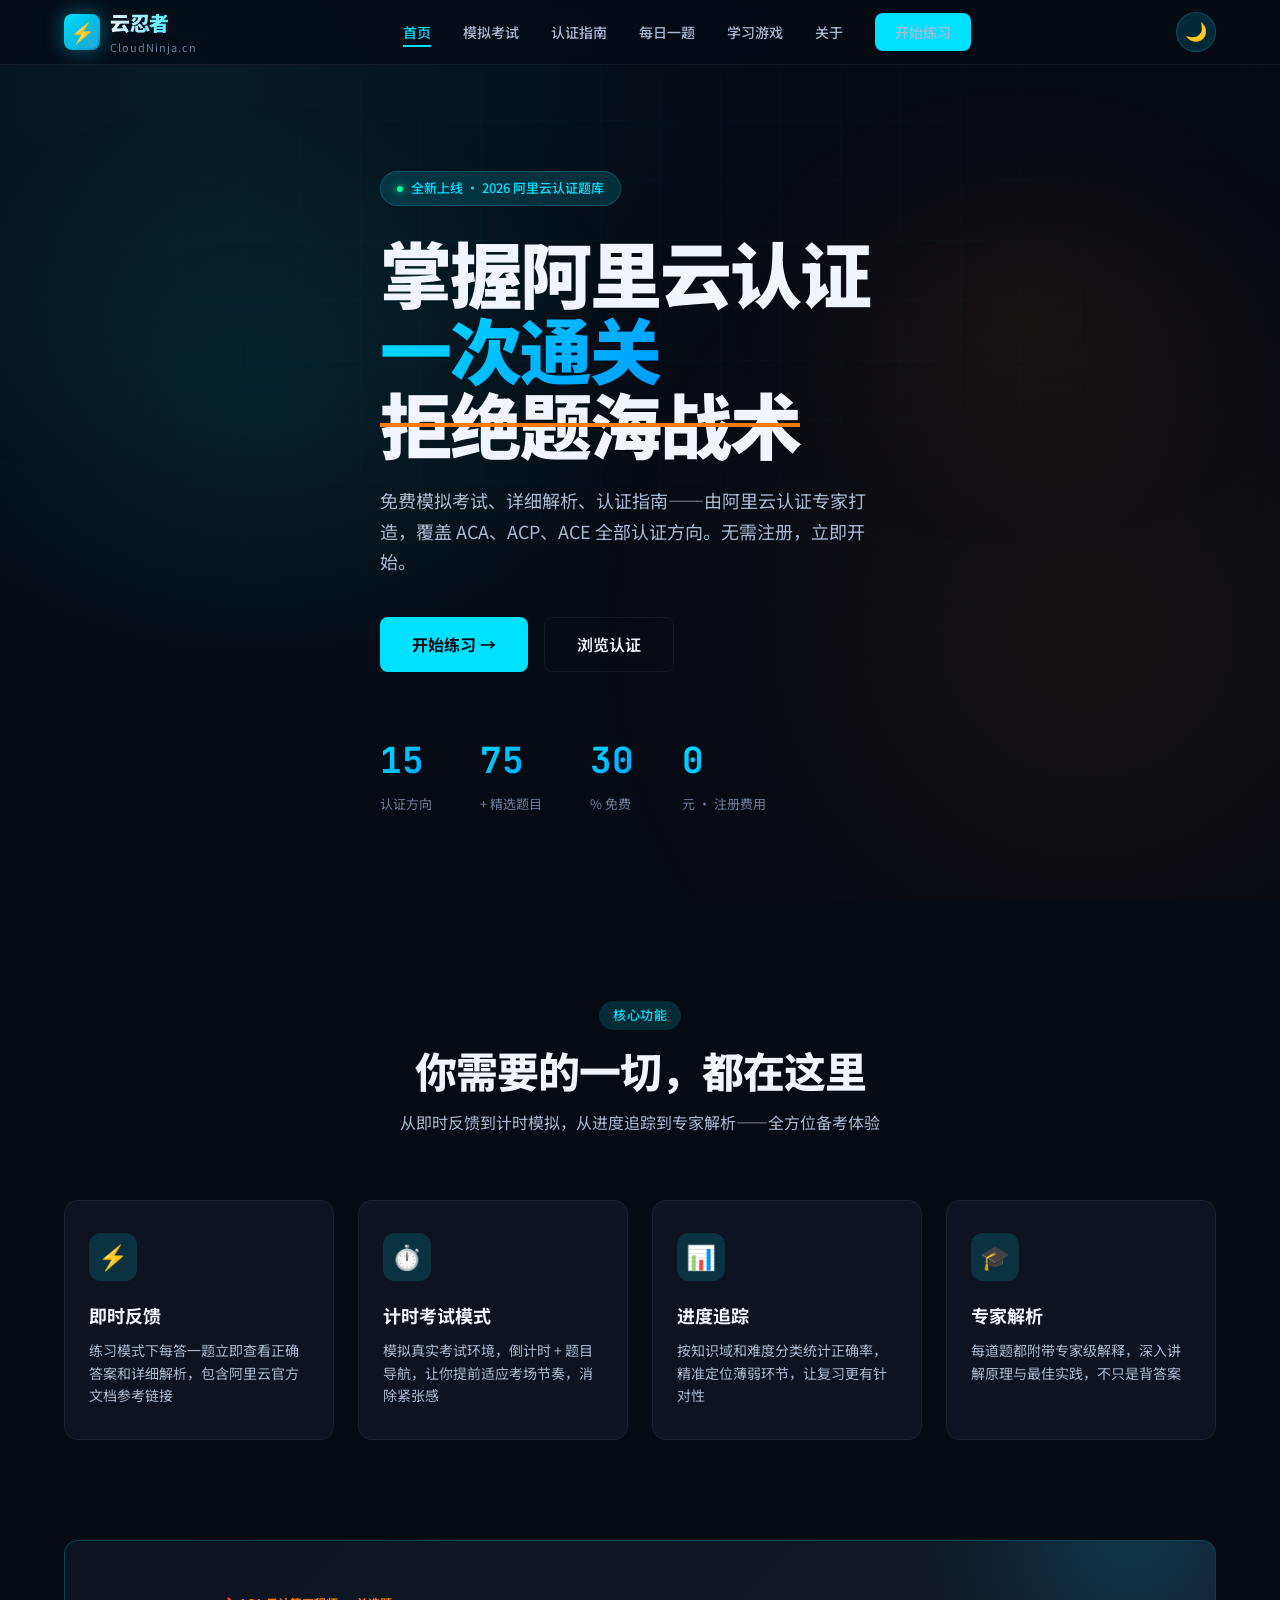
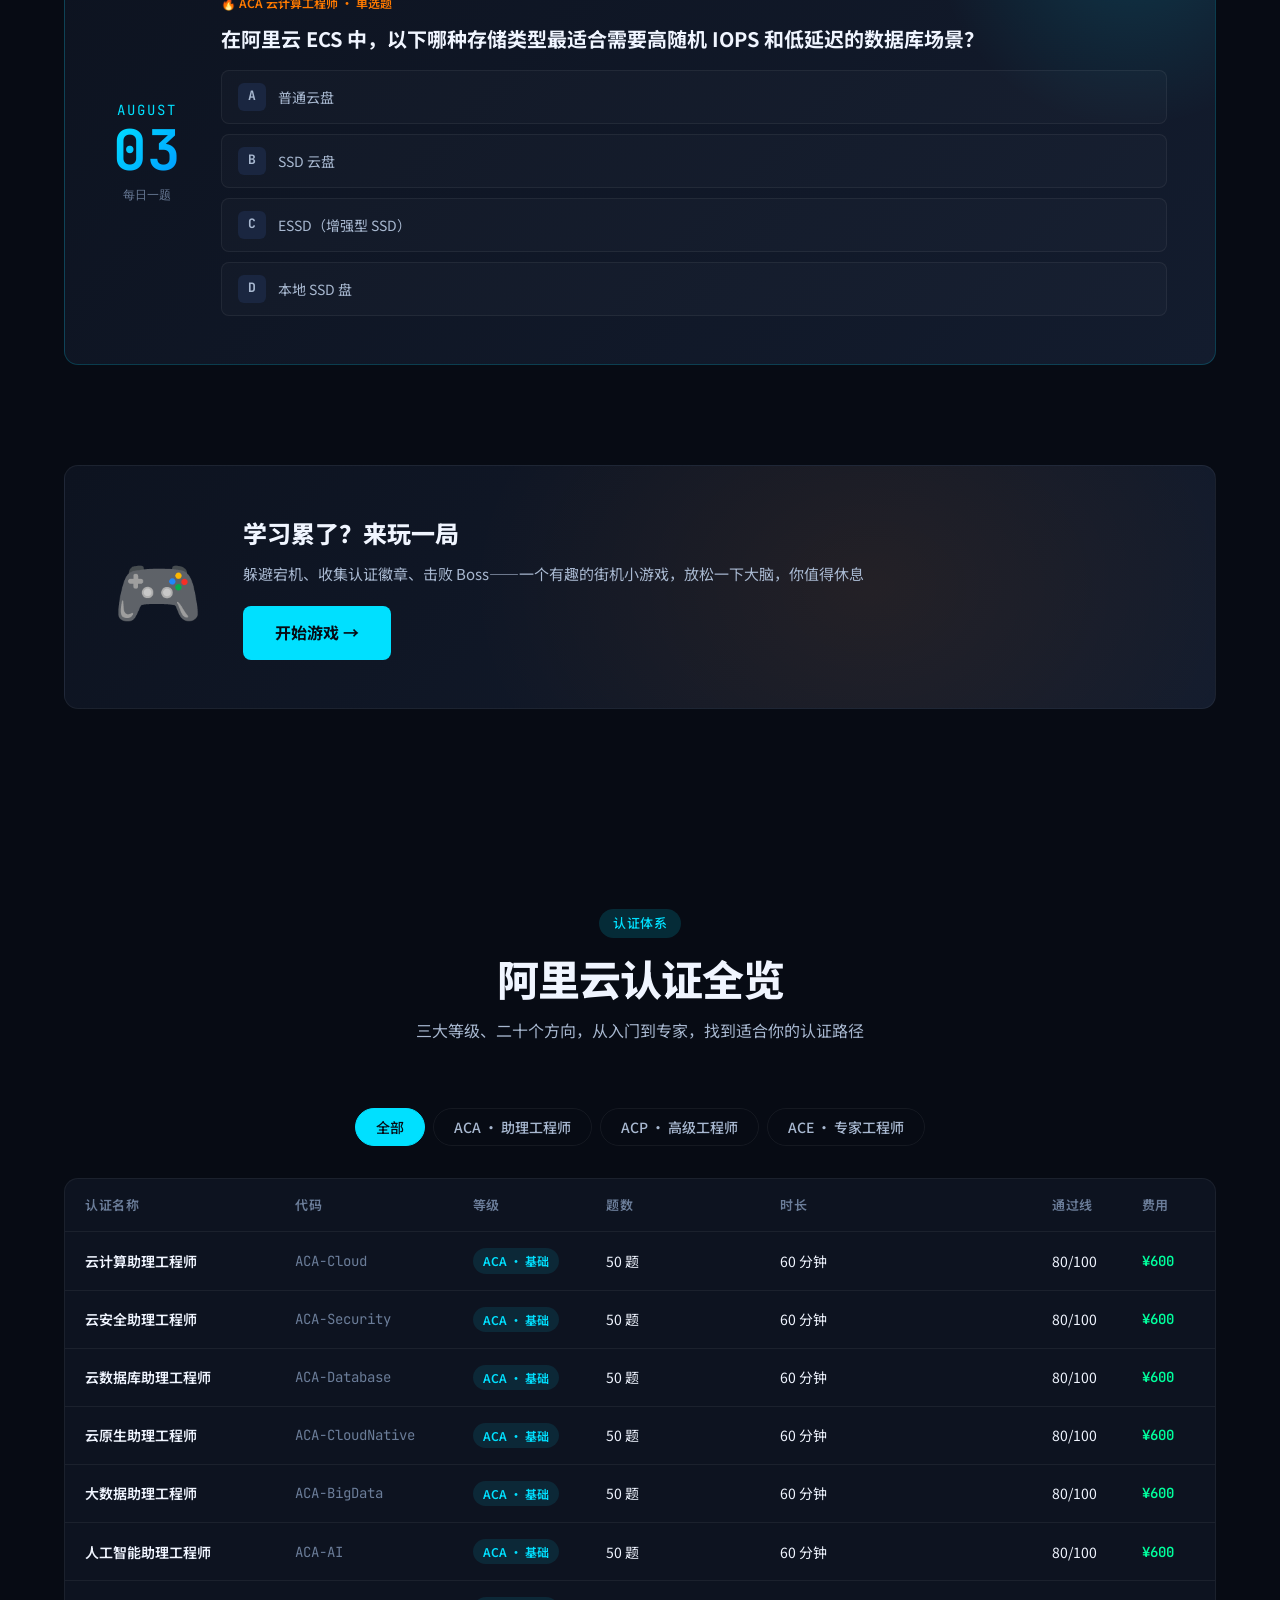
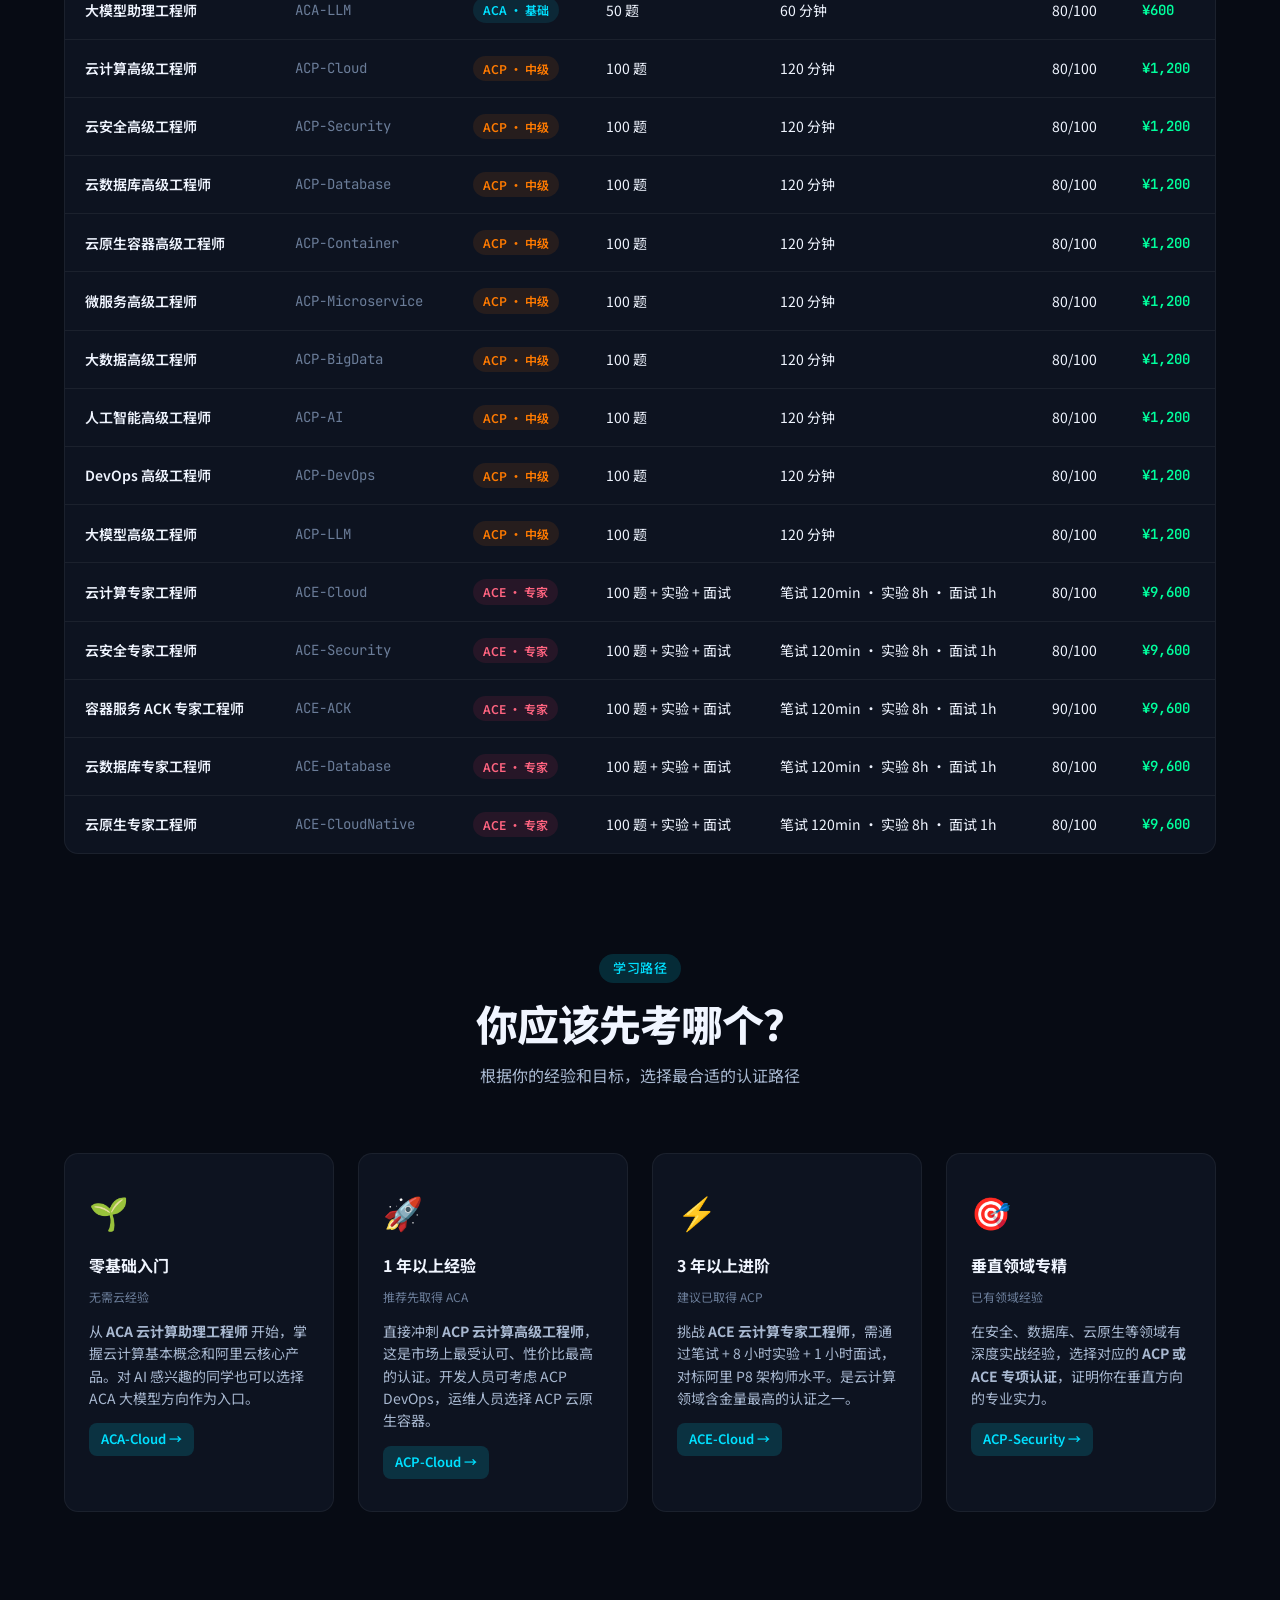
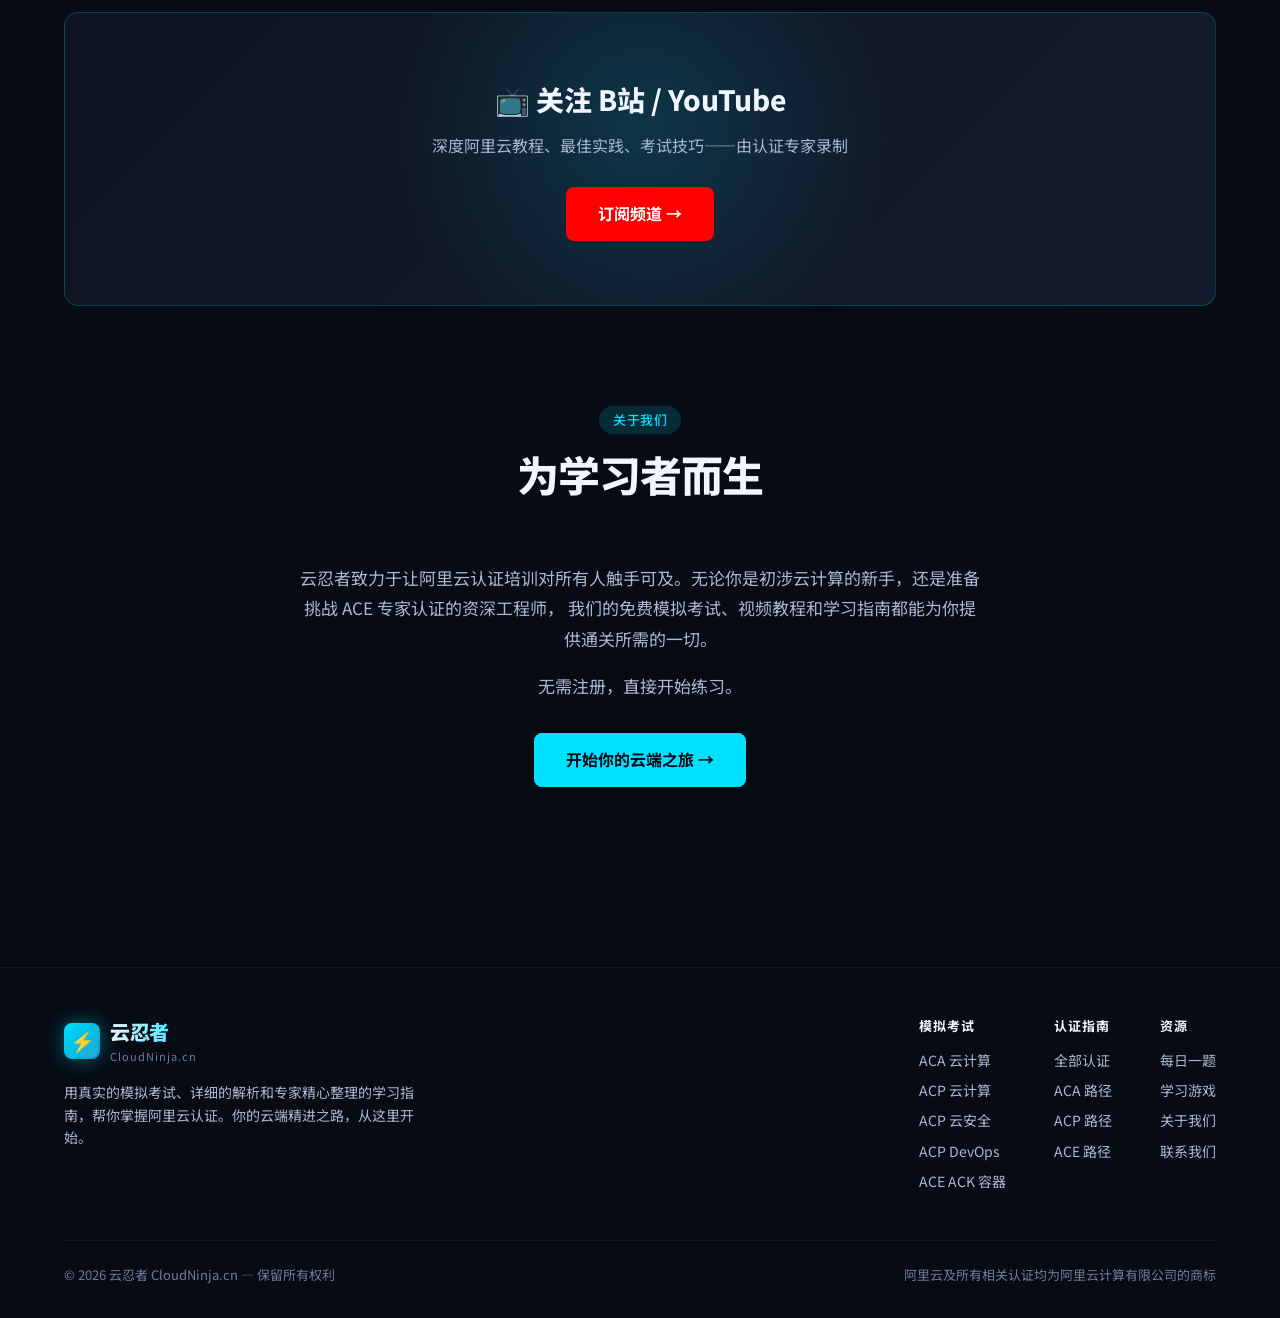
<file: index.html>
<!DOCTYPE html>
<html lang="zh-CN">
<head>
    <meta charset="UTF-8">
    <meta name="viewport" content="width=device-width, initial-scale=1.0">
    <meta name="description" content="云忍者 — 免费的阿里云认证备考平台。模拟考试、详细解析、认证指南，助你轻松通过 ACA、ACP、ACE 认证。">
    <meta name="keywords" content="阿里云认证, ACA, ACP, ACE, 云计算, 模拟考试, 认证备考, 云忍者">
    <title>云忍者 — 阿里云认证备考平台 | 免费模拟考试</title>
    <link rel="preconnect" href="https://fonts.googleapis.com">
    <link rel="preconnect" href="https://fonts.gstatic.com" crossorigin>
    <link href="https://fonts.googleapis.com/css2?family=Noto+Sans+SC:wght@300;400;500;700;900&family=JetBrains+Mono:wght@400;600;700&display=swap" rel="stylesheet">
    <link rel="stylesheet" href="style.css">
<script>const t=new URLSearchParams(location.search).get('theme')||localStorage.getItem('theme');if(t==='light')document.documentElement.setAttribute('data-theme','light');</script>
</head>
<body>

<div class="bg-grid"></div>
<div class="bg-glow"></div>

<!-- ===== Navigation ===== -->
<nav id="nav"></nav>

<!-- ===== Hero ===== -->
<section class="hero">
    <div class="hero-bg"></div>
    <div class="hero-particles" id="particles"></div>
    <div class="container">
        <div class="hero-content">
            <div class="hero-badge">
                <span class="dot"></span>
                全新上线 · 2026 阿里云认证题库
            </div>
            <h1>
                掌握阿里云认证<br>
                <span class="accent">一次通关</span><br>
                <span class="strike">拒绝题海战术</span>
            </h1>
            <p>免费模拟考试、详细解析、认证指南——由阿里云认证专家打造，覆盖 ACA、ACP、ACE 全部认证方向。无需注册，立即开始。</p>
            <div class="hero-actions">
                <a href="practice.html" class="btn-primary">开始练习 →</a>
                <a href="certifications.html" class="btn-secondary">浏览认证</a>
            </div>
            <div class="hero-stats">
                <div class="hero-stat">
                    <div class="num" data-target="20">0</div>
                    <div class="label">认证方向</div>
                </div>
                <div class="hero-stat">
                    <div class="num" data-target="203">0</div>
                    <div class="label">+ 精选题目</div>
                </div>
                <div class="hero-stat">
                    <div class="num" data-target="100">0</div>
                    <div class="label">% 免费</div>
                </div>
                <div class="hero-stat">
                    <div class="num" data-target="0">0</div>
                    <div class="label">元 · 注册费用</div>
                </div>
            </div>
        </div>
    </div>
</section>

<!-- ===== Features ===== -->
<section class="section" id="features">
    <div class="container">
        <div class="section-header reveal">
            <span class="section-tag">核心功能</span>
            <h2 class="section-title">你需要的一切，都在这里</h2>
            <p class="section-sub">从即时反馈到计时模拟，从进度追踪到专家解析——全方位备考体验</p>
        </div>
        <div class="features-grid">
            <a href="practice.html" class="feature-card reveal" style="text-decoration:none;color:inherit">
                <div class="feature-icon">⚡</div>
                <h3>即时反馈</h3>
                <p>练习模式下每答一题立即查看正确答案和详细解析，包含阿里云官方文档参考链接</p>
            </a>
            <a href="practice.html" class="feature-card reveal" style="text-decoration:none;color:inherit">
                <div class="feature-icon">⏱️</div>
                <h3>计时考试模式</h3>
                <p>模拟真实考试环境，倒计时 + 题目导航，让你提前适应考场节奏，消除紧张感</p>
            </a>
            <a href="practice.html" class="feature-card reveal" style="text-decoration:none;color:inherit">
                <div class="feature-icon">📊</div>
                <h3>进度追踪</h3>
                <p>按知识域和难度分类统计正确率，精准定位薄弱环节，让复习更有针对性</p>
            </a>
            <a href="practice.html" class="feature-card reveal" style="text-decoration:none;color:inherit">
                <div class="feature-icon">🎓</div>
                <h3>专家解析</h3>
                <p>每道题都附带专家级解释，深入讲解原理与最佳实践，不只是背答案</p>
            </a>
        </div>
    </div>
</section>

<!-- ===== Question of the Day ===== -->
<section class="section" id="qotd" style="padding-top: 0;">
    <div class="container">
        <div class="qotd-wrap reveal">
            <div class="qotd-date">
                <div class="month" id="qotdMonth">AUGUST</div>
                <div class="day" id="qotdDay">03</div>
                <div class="label">每日一题</div>
            </div>
            <div class="qotd-content">
                <div class="qotd-tag" id="qotdTag"></div>
                <h3 id="qotdQuestion"></h3>
                <div class="qotd-options" id="qotdOptions"></div>
                <div class="qotd-explain" id="qotdExplain"></div>
            </div>
        </div>
    </div>
</section>

<!-- ===== Game Promo ===== -->
<section class="section" id="game" style="padding-top: 0;">
    <div class="container">
        <div class="game-banner reveal">
            <div class="game-visual">🎮</div>
            <div class="game-text">
                <h3>学习累了？来玩一局</h3>
                <p>躲避宕机、收集认证徽章、击败 Boss——一个有趣的街机小游戏，放松一下大脑，你值得休息</p>
                <a href="game.html" class="btn-primary">开始游戏 →</a>
            </div>
        </div>
    </div>
</section>

<!-- ===== Certifications ===== -->
<section class="section" id="certifications">
    <div class="container">
        <div class="section-header reveal">
            <span class="section-tag">认证体系</span>
            <h2 class="section-title">阿里云认证全览</h2>
            <p class="section-sub">三大等级、二十个方向，从入门到专家，找到适合你的认证路径</p>
        </div>

        <div class="cert-filter reveal">
            <button class="filter-btn active" data-level="all">全部</button>
            <button class="filter-btn" data-level="aca">ACA · 助理工程师</button>
            <button class="filter-btn" data-level="acp">ACP · 高级工程师</button>
            <button class="filter-btn" data-level="ace">ACE · 专家工程师</button>
        </div>

        <div class="cert-table-wrap reveal">
            <table class="cert-table" id="certTable">
                <thead>
                    <tr>
                        <th>认证名称</th>
                        <th>代码</th>
                        <th>等级</th>
                        <th>题数</th>
                        <th>时长</th>
                        <th>通过线</th>
                        <th>费用</th>
                    </tr>
                </thead>
                <tbody id="certTbody">
                    <!-- ACA -->
                    <tr data-level="aca" onclick="window.location.href='certifications.html?cert=aca-cloud'">
                        <td class="cert-name">云计算助理工程师</td>
                        <td class="cert-code">ACA-Cloud</td>
                        <td><span class="cert-level level-aca">ACA · 基础</span></td>
                        <td>50 题</td>
                        <td>60 分钟</td>
                        <td>80/100</td>
                        <td class="cert-price">¥600</td>
                    </tr>
                    <tr data-level="aca" onclick="window.location.href='certifications.html?cert=aca-security'">
                        <td class="cert-name">云安全助理工程师</td>
                        <td class="cert-code">ACA-Security</td>
                        <td><span class="cert-level level-aca">ACA · 基础</span></td>
                        <td>50 题</td>
                        <td>60 分钟</td>
                        <td>80/100</td>
                        <td class="cert-price">¥600</td>
                    </tr>
                    <tr data-level="aca" onclick="window.location.href='certifications.html?cert=aca-database'">
                        <td class="cert-name">云数据库助理工程师</td>
                        <td class="cert-code">ACA-Database</td>
                        <td><span class="cert-level level-aca">ACA · 基础</span></td>
                        <td>50 题</td>
                        <td>60 分钟</td>
                        <td>80/100</td>
                        <td class="cert-price">¥600</td>
                    </tr>
                    <tr data-level="aca" onclick="window.location.href='certifications.html?cert=aca-cloudnative'">
                        <td class="cert-name">云原生助理工程师</td>
                        <td class="cert-code">ACA-CloudNative</td>
                        <td><span class="cert-level level-aca">ACA · 基础</span></td>
                        <td>50 题</td>
                        <td>60 分钟</td>
                        <td>80/100</td>
                        <td class="cert-price">¥600</td>
                    </tr>
                    <tr data-level="aca" onclick="window.location.href='certifications.html?cert=aca-bigdata'">
                        <td class="cert-name">大数据助理工程师</td>
                        <td class="cert-code">ACA-BigData</td>
                        <td><span class="cert-level level-aca">ACA · 基础</span></td>
                        <td>50 题</td>
                        <td>60 分钟</td>
                        <td>80/100</td>
                        <td class="cert-price">¥600</td>
                    </tr>
                    <tr data-level="aca" onclick="window.location.href='certifications.html?cert=aca-ai'">
                        <td class="cert-name">人工智能助理工程师</td>
                        <td class="cert-code">ACA-AI</td>
                        <td><span class="cert-level level-aca">ACA · 基础</span></td>
                        <td>50 题</td>
                        <td>60 分钟</td>
                        <td>80/100</td>
                        <td class="cert-price">¥600</td>
                    </tr>
                    <tr data-level="aca" onclick="window.location.href='certifications.html?cert=aca-llm'">
                        <td class="cert-name">大模型助理工程师</td>
                        <td class="cert-code">ACA-LLM</td>
                        <td><span class="cert-level level-aca">ACA · 基础</span></td>
                        <td>50 题</td>
                        <td>60 分钟</td>
                        <td>80/100</td>
                        <td class="cert-price">¥600</td>
                    </tr>
                    <!-- ACP -->
                    <tr data-level="acp" onclick="window.location.href='certifications.html?cert=acp-cloud'">
                        <td class="cert-name">云计算高级工程师</td>
                        <td class="cert-code">ACP-Cloud</td>
                        <td><span class="cert-level level-acp">ACP · 中级</span></td>
                        <td>100 题</td>
                        <td>120 分钟</td>
                        <td>80/100</td>
                        <td class="cert-price">¥1,200</td>
                    </tr>
                    <tr data-level="acp" onclick="window.location.href='certifications.html?cert=acp-security'">
                        <td class="cert-name">云安全高级工程师</td>
                        <td class="cert-code">ACP-Security</td>
                        <td><span class="cert-level level-acp">ACP · 中级</span></td>
                        <td>100 题</td>
                        <td>120 分钟</td>
                        <td>80/100</td>
                        <td class="cert-price">¥1,200</td>
                    </tr>
                    <tr data-level="acp" onclick="window.location.href='certifications.html?cert=acp-database'">
                        <td class="cert-name">云数据库高级工程师</td>
                        <td class="cert-code">ACP-Database</td>
                        <td><span class="cert-level level-acp">ACP · 中级</span></td>
                        <td>100 题</td>
                        <td>120 分钟</td>
                        <td>80/100</td>
                        <td class="cert-price">¥1,200</td>
                    </tr>
                    <tr data-level="acp" onclick="window.location.href='certifications.html?cert=acp-container'">
                        <td class="cert-name">云原生容器高级工程师</td>
                        <td class="cert-code">ACP-Container</td>
                        <td><span class="cert-level level-acp">ACP · 中级</span></td>
                        <td>100 题</td>
                        <td>120 分钟</td>
                        <td>80/100</td>
                        <td class="cert-price">¥1,200</td>
                    </tr>
                    <tr data-level="acp" onclick="window.location.href='certifications.html?cert=acp-microservice'">
                        <td class="cert-name">微服务高级工程师</td>
                        <td class="cert-code">ACP-Microservice</td>
                        <td><span class="cert-level level-acp">ACP · 中级</span></td>
                        <td>100 题</td>
                        <td>120 分钟</td>
                        <td>80/100</td>
                        <td class="cert-price">¥1,200</td>
                    </tr>
                    <tr data-level="acp" onclick="window.location.href='certifications.html?cert=acp-bigdata'">
                        <td class="cert-name">大数据高级工程师</td>
                        <td class="cert-code">ACP-BigData</td>
                        <td><span class="cert-level level-acp">ACP · 中级</span></td>
                        <td>100 题</td>
                        <td>120 分钟</td>
                        <td>80/100</td>
                        <td class="cert-price">¥1,200</td>
                    </tr>
                    <tr data-level="acp" onclick="window.location.href='certifications.html?cert=acp-ai'">
                        <td class="cert-name">人工智能高级工程师</td>
                        <td class="cert-code">ACP-AI</td>
                        <td><span class="cert-level level-acp">ACP · 中级</span></td>
                        <td>100 题</td>
                        <td>120 分钟</td>
                        <td>80/100</td>
                        <td class="cert-price">¥1,200</td>
                    </tr>
                    <tr data-level="acp" onclick="window.location.href='certifications.html?cert=acp-devops'">
                        <td class="cert-name">DevOps 高级工程师</td>
                        <td class="cert-code">ACP-DevOps</td>
                        <td><span class="cert-level level-acp">ACP · 中级</span></td>
                        <td>100 题</td>
                        <td>120 分钟</td>
                        <td>80/100</td>
                        <td class="cert-price">¥1,200</td>
                    </tr>
                    <tr data-level="acp" onclick="window.location.href='certifications.html?cert=acp-llm'">
                        <td class="cert-name">大模型高级工程师</td>
                        <td class="cert-code">ACP-LLM</td>
                        <td><span class="cert-level level-acp">ACP · 中级</span></td>
                        <td>100 题</td>
                        <td>120 分钟</td>
                        <td>80/100</td>
                        <td class="cert-price">¥1,200</td>
                    </tr>
                    <!-- ACE -->
                    <tr data-level="ace" onclick="window.location.href='certifications.html?cert=ace-cloud'">
                        <td class="cert-name">云计算专家工程师</td>
                        <td class="cert-code">ACE-Cloud</td>
                        <td><span class="cert-level level-ace">ACE · 专家</span></td>
                        <td>100 题 + 实验 + 面试</td>
                        <td>笔试 120min · 实验 8h · 面试 1h</td>
                        <td>80/100</td>
                        <td class="cert-price">¥9,600</td>
                    </tr>
                    <tr data-level="ace" onclick="window.location.href='certifications.html?cert=ace-security'">
                        <td class="cert-name">云安全专家工程师</td>
                        <td class="cert-code">ACE-Security</td>
                        <td><span class="cert-level level-ace">ACE · 专家</span></td>
                        <td>100 题 + 实验 + 面试</td>
                        <td>笔试 120min · 实验 8h · 面试 1h</td>
                        <td>80/100</td>
                        <td class="cert-price">¥9,600</td>
                    </tr>
                    <tr data-level="ace" onclick="window.location.href='certifications.html?cert=ace-ack'">
                        <td class="cert-name">容器服务 ACK 专家工程师</td>
                        <td class="cert-code">ACE-ACK</td>
                        <td><span class="cert-level level-ace">ACE · 专家</span></td>
                        <td>100 题 + 实验 + 面试</td>
                        <td>笔试 120min · 实验 8h · 面试 1h</td>
                        <td>90/100</td>
                        <td class="cert-price">¥9,600</td>
                    </tr>
                    <tr data-level="ace" onclick="window.location.href='certifications.html?cert=ace-database'">
                        <td class="cert-name">云数据库专家工程师</td>
                        <td class="cert-code">ACE-Database</td>
                        <td><span class="cert-level level-ace">ACE · 专家</span></td>
                        <td>100 题 + 实验 + 面试</td>
                        <td>笔试 120min · 实验 8h · 面试 1h</td>
                        <td>80/100</td>
                        <td class="cert-price">¥9,600</td>
                    </tr>
                    <tr data-level="ace" onclick="window.location.href='certifications.html?cert=ace-cloudnative'">
                        <td class="cert-name">云原生专家工程师</td>
                        <td class="cert-code">ACE-CloudNative</td>
                        <td><span class="cert-level level-ace">ACE · 专家</span></td>
                        <td>100 题 + 实验 + 面试</td>
                        <td>笔试 120min · 实验 8h · 面试 1h</td>
                        <td>80/100</td>
                        <td class="cert-price">¥9,600</td>
                    </tr>
                </tbody>
            </table>
        </div>
    </div>
</section>

<!-- ===== Certification Paths ===== -->
<section class="section" style="padding-top: 0;">
    <div class="container">
        <div class="section-header reveal">
            <span class="section-tag">学习路径</span>
            <h2 class="section-title">你应该先考哪个？</h2>
            <p class="section-sub">根据你的经验和目标，选择最合适的认证路径</p>
        </div>
        <div class="paths-grid">
            <a href="certifications.html?cert=aca-cloud" class="path-card reveal" style="text-decoration:none;color:inherit">
                <div class="path-icon">🌱</div>
                <h4>零基础入门</h4>
                <div class="exp">无需云经验</div>
                <p>从 <strong>ACA 云计算助理工程师</strong> 开始，掌握云计算基本概念和阿里云核心产品。对 AI 感兴趣的同学也可以选择 ACA 大模型方向作为入口。</p>
                <div class="cert-rec">ACA-Cloud →</div>
            </a>
            <a href="certifications.html?cert=acp-cloud" class="path-card reveal" style="text-decoration:none;color:inherit">
                <div class="path-icon">🚀</div>
                <h4>1 年以上经验</h4>
                <div class="exp">推荐先取得 ACA</div>
                <p>直接冲刺 <strong>ACP 云计算高级工程师</strong>，这是市场上最受认可、性价比最高的认证。开发人员可考虑 ACP DevOps，运维人员选择 ACP 云原生容器。</p>
                <div class="cert-rec">ACP-Cloud →</div>
            </a>
            <a href="certifications.html?cert=ace-cloud" class="path-card reveal" style="text-decoration:none;color:inherit">
                <div class="path-icon">⚡</div>
                <h4>3 年以上进阶</h4>
                <div class="exp">建议已取得 ACP</div>
                <p>挑战 <strong>ACE 云计算专家工程师</strong>，需通过笔试 + 8 小时实验 + 1 小时面试，对标阿里 P8 架构师水平。是云计算领域含金量最高的认证之一。</p>
                <div class="cert-rec">ACE-Cloud →</div>
            </a>
            <a href="certifications.html?cert=acp-security" class="path-card reveal" style="text-decoration:none;color:inherit">
                <div class="path-icon">🎯</div>
                <h4>垂直领域专精</h4>
                <div class="exp">已有领域经验</div>
                <p>在安全、数据库、云原生等领域有深度实战经验，选择对应的 <strong>ACP 或 ACE 专项认证</strong>，证明你在垂直方向的专业实力。</p>
                <div class="cert-rec">ACP-Security →</div>
            </a>
        </div>
    </div>
</section>

<!-- ===== YouTube CTA ===== -->
<section class="section" style="padding-top: 0;">
    <div class="container">
        <div class="yt-banner reveal">
            <h3>📺 关注 B站 / YouTube</h3>
            <p>深度阿里云教程、最佳实践、考试技巧——由认证专家录制</p>
            <a href="https://www.youtube.com/" class="yt-btn">订阅频道 →</a>
        </div>
    </div>
</section>

<!-- ===== About ===== -->
<section class="section" id="about" style="padding-top: 0;">
    <div class="container">
        <div class="section-header reveal">
            <span class="section-tag">关于我们</span>
            <h2 class="section-title">为学习者而生</h2>
        </div>
        <div style="max-width: 680px; margin: 0 auto; text-align: center;" class="reveal">
            <p style="font-size: 17px; color: var(--text-1); line-height: 1.8;">
                云忍者致力于让阿里云认证培训对所有人触手可及。无论你是初涉云计算的新手，还是准备挑战 ACE 专家认证的资深工程师，
                我们的免费模拟考试、视频教程和学习指南都能为你提供通关所需的一切。
            </p>
            <p style="font-size: 17px; color: var(--text-1); line-height: 1.8; margin-top: 16px;">
                无需注册，直接开始练习。
            </p>
            <div style="margin-top: 32px;">
                <a href="practice.html" class="btn-primary">开始你的云端之旅 →</a>
            </div>
        </div>
    </div>
</section>

<!-- ===== Footer ===== -->
<footer id="footer"></footer>

<script src="app.js"></script>
<script>
    // ===== Particles =====
    const particlesContainer = document.getElementById('particles');
    for (let i = 0; i < 20; i++) {
        const p = document.createElement('div');
        p.className = 'particle';
        p.style.left = Math.random() * 100 + '%';
        p.style.animationDelay = Math.random() * 15 + 's';
        p.style.animationDuration = (10 + Math.random() * 10) + 's';
        const size = 2 + Math.random() * 4;
        p.style.width = size + 'px';
        p.style.height = size + 'px';
        particlesContainer.appendChild(p);
    }

    // ===== Counter animation =====
    const counters = document.querySelectorAll('.hero-stat .num');
    const animateCounter = (el) => {
        const target = parseInt(el.dataset.target);
        if (target === 0) { el.textContent = '0'; return; }
        let current = 0;
        const step = Math.ceil(target / 50);
        const timer = setInterval(() => {
            current += step;
            if (current >= target) { current = target; clearInterval(timer); }
            el.textContent = current;
        }, 30);
    };

    // ===== Scroll reveal =====
    const observer = new IntersectionObserver((entries) => {
        entries.forEach(entry => {
            if (entry.isIntersecting) {
                entry.target.classList.add('in');
                if (entry.target.classList.contains('hero-stat')) {
                    animateCounter(entry.target.querySelector('.num'));
                }
            }
        });
    }, { threshold: 0.15 });

    document.querySelectorAll('.reveal').forEach(el => observer.observe(el));
    document.querySelectorAll('.hero-stat').forEach(el => observer.observe(el));

    // ===== 每日一题（数据驱动，避免硬编码正确项） =====
    const QOTD = {
        month: 'AUGUST',
        day: '03',
        tag: '🔥 ACA 云计算工程师 · 单选题',
        question: '在阿里云 ECS 中，以下哪种存储类型最适合需要高随机 IOPS 和低延迟的数据库场景？',
        options: ['普通云盘', 'SSD 云盘', 'ESSD（增强型 SSD）', '本地 SSD 盘'],
        correct: 2,
        ref: '阿里云 ESSD 产品文档 — 块存储性能对比',
        explanation: 'ESSD（Enhanced SSD）基于新一代分布式块存储架构，提供高达 100 万 PL 的随机读写 IOPS 和超低延迟，是数据库等高 IO 场景的首选。相比普通 SSD 云盘，ESSD 在性能上有质的飞跃；而本地 SSD 盘虽然有高性能但数据可靠性不如云盘，且无法随时扩容和快照备份。'
    };
    const QOTD_LETTERS = ['A', 'B', 'C', 'D', 'E', 'F'];
    (function renderQOTD() {
        document.getElementById('qotdMonth').textContent = QOTD.month;
        document.getElementById('qotdDay').textContent = QOTD.day;
        document.getElementById('qotdTag').textContent = QOTD.tag;
        document.getElementById('qotdQuestion').textContent = QOTD.question;
        document.getElementById('qotdOptions').innerHTML = QOTD.options.map((opt, i) =>
            `<div class="qotd-option" data-idx="${i}" onclick="checkAnswer(this)">
                <span class="key">${QOTD_LETTERS[i]}</span> ${opt}
            </div>`
        ).join('');
        const correctLetter = QOTD_LETTERS[QOTD.correct];
        document.getElementById('qotdExplain').innerHTML =
            `<strong>✅ 正确答案：${correctLetter}. ${QOTD.options[QOTD.correct]}</strong><br><br>
            ${QOTD.explanation}<br><br>
            📖 参考：${QOTD.ref}`;
    })();

    // ===== QOTD interaction =====
    function checkAnswer(el) {
        document.querySelectorAll('.qotd-option').forEach(opt => {
            opt.style.pointerEvents = 'none';
            const idx = parseInt(opt.dataset.idx, 10);
            if (idx === QOTD.correct) opt.classList.add('correct');
            else if (opt === el) opt.classList.add('wrong');
        });
        document.getElementById('qotdExplain').classList.add('show');
    }

    // ===== Cert filter =====
    document.querySelectorAll('.filter-btn').forEach(btn => {
        btn.addEventListener('click', () => {
            document.querySelectorAll('.filter-btn').forEach(b => b.classList.remove('active'));
            btn.classList.add('active');
            const level = btn.dataset.level;
            document.querySelectorAll('#certTbody tr').forEach(row => {
                row.style.display = (level === 'all' || row.dataset.level === level) ? '' : 'none';
            });
        });
    });
</script>

</body>
</html>
</file>
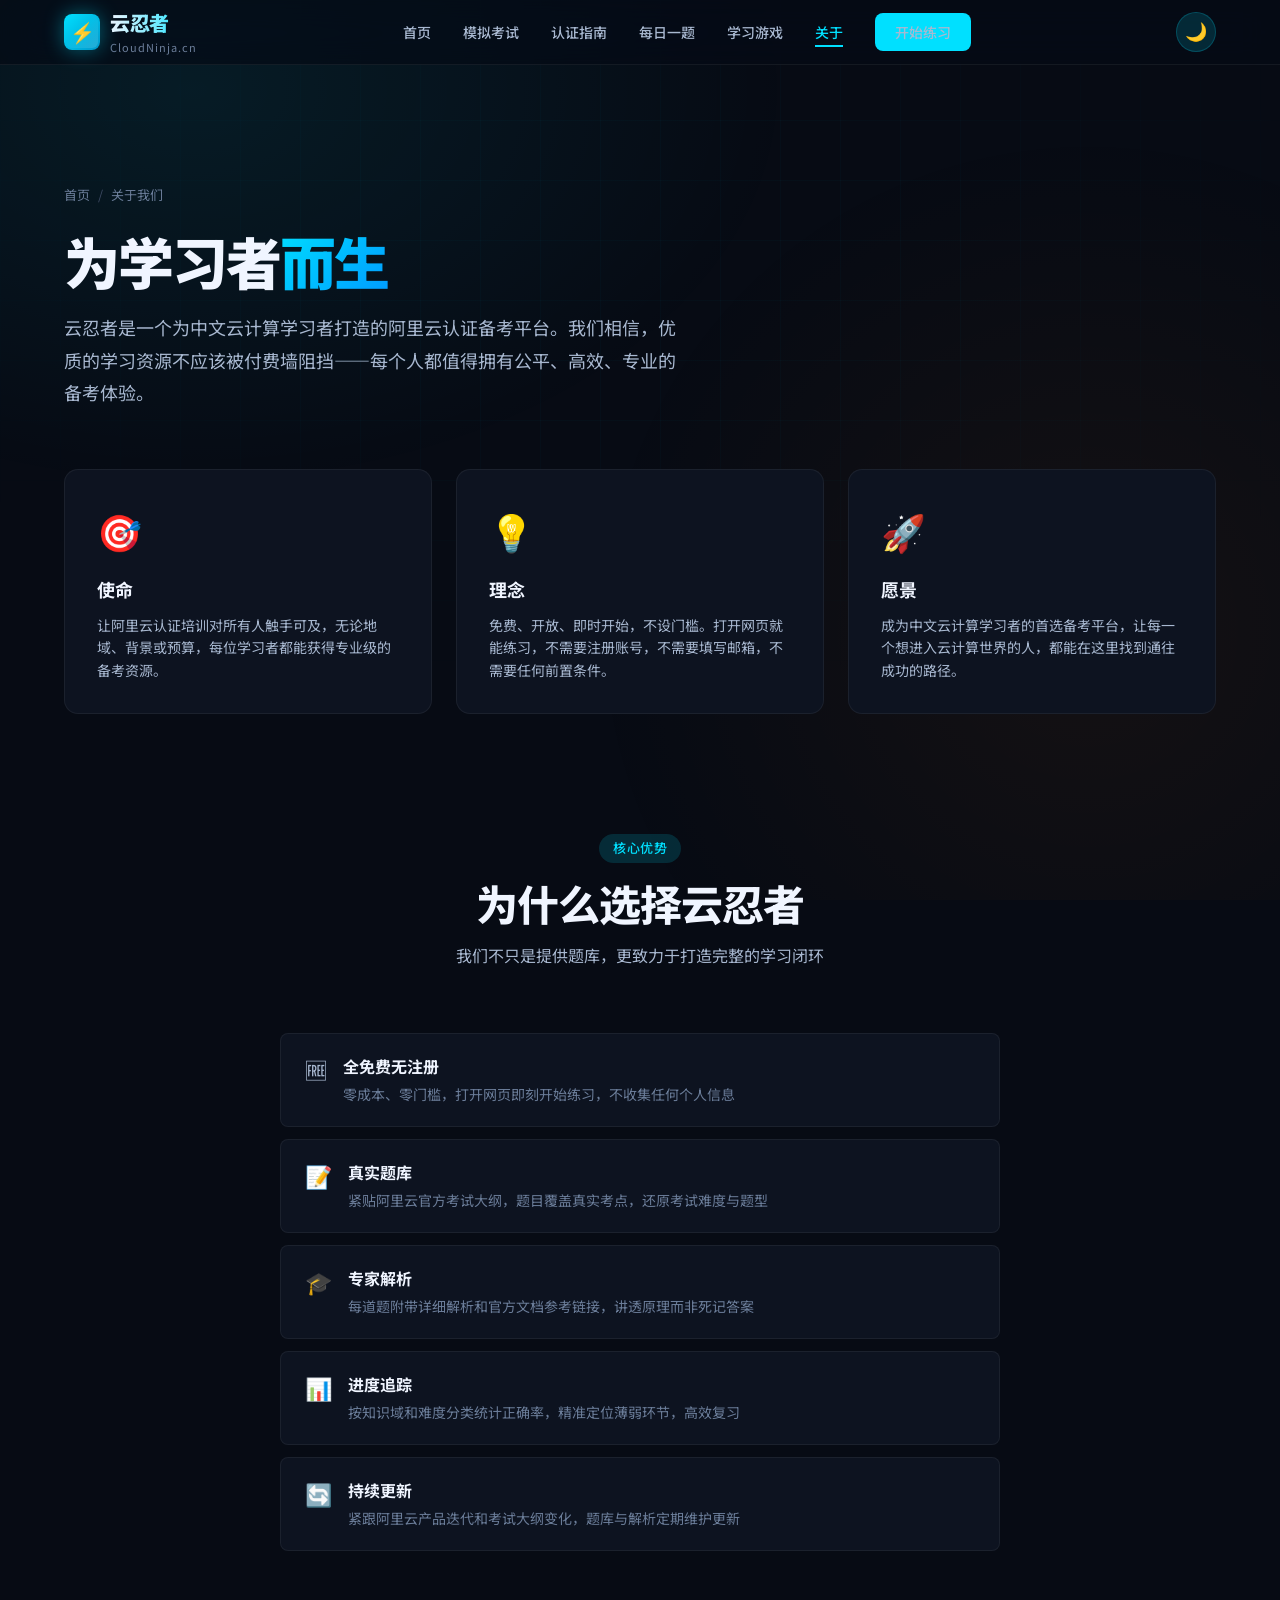
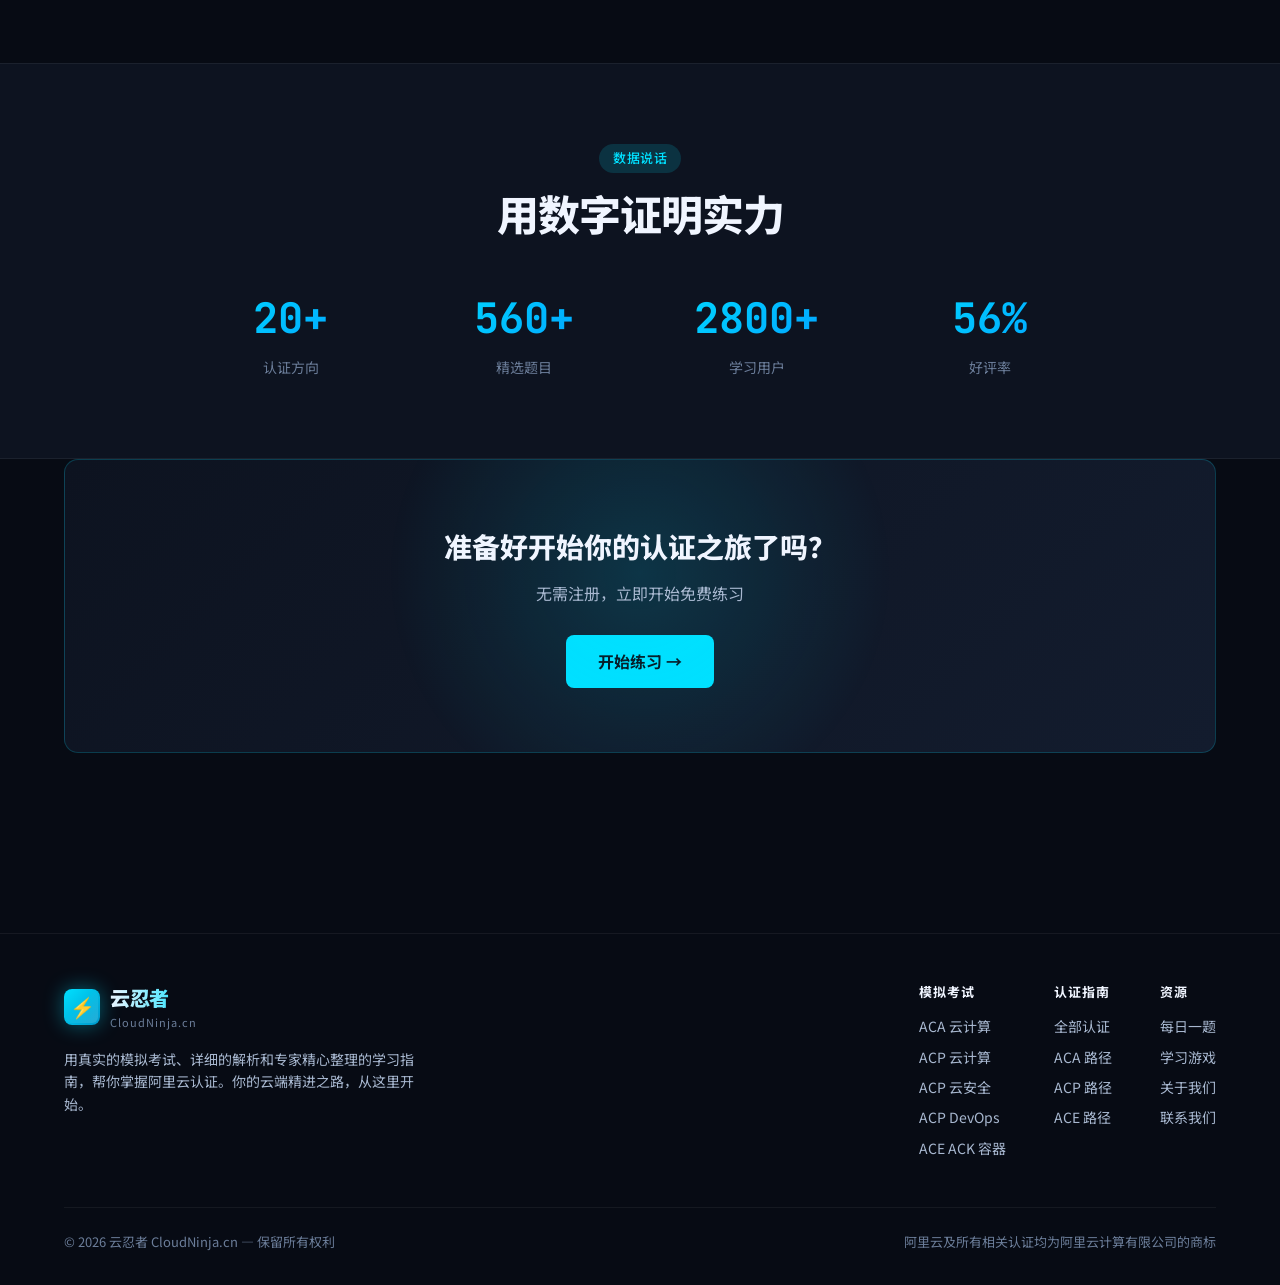
<file: about.html>
<!DOCTYPE html>
<html lang="zh-CN">
<head>
    <meta charset="UTF-8">
    <meta name="viewport" content="width=device-width, initial-scale=1.0">
    <meta name="description" content="关于云忍者 — 让阿里云认证培训对所有人触手可及。了解我们的使命、理念与愿景。">
    <title>关于我们 | 云忍者</title>
    <link rel="preconnect" href="https://fonts.googleapis.com">
    <link rel="preconnect" href="https://fonts.gstatic.com" crossorigin>
    <link href="https://fonts.googleapis.com/css2?family=Noto+Sans+SC:wght@300;400;500;700;900&family=JetBrains+Mono:wght@400;600;700&display=swap" rel="stylesheet">
    <link rel="stylesheet" href="style.css">
    <style>
        /* About 页面专属样式 */
        .reasons-list { list-style: none; max-width: 720px; margin: 0 auto; }
        .reasons-list li {
            display: flex; align-items: flex-start; gap: 16px;
            padding: 20px 24px; margin-bottom: 12px;
            background: var(--bg-1); border: 1px solid var(--border);
            border-radius: var(--radius-sm);
            font-size: 16px; color: var(--text-1); line-height: 1.6;
            transition: all 0.3s;
        }
        .reasons-list li:hover { border-color: var(--border-hi); background: var(--bg-2); transform: translateX(6px); }
        .reasons-list .reason-icon {
            font-size: 22px; flex-shrink: 0; line-height: 1.4;
        }
        .reasons-list .reason-title { font-weight: 700; color: var(--text-0); }
        .reasons-list .reason-desc { font-size: 14px; color: var(--text-2); margin-top: 4px; }
        .stats-section { background: var(--bg-1); border-top: 1px solid var(--border); border-bottom: 1px solid var(--border); }
        .stats-grid {
            display: grid; grid-template-columns: repeat(4, 1fr); gap: 32px;
            max-width: 900px; margin: 0 auto;
        }
        .stats-grid .hero-stat { text-align: center; }
        .stats-grid .hero-stat .num { font-size: 42px; }
        .stats-grid .hero-stat .label { font-size: 14px; }
        .about-cta {
            text-align: center; padding: 64px 48px;
            background: linear-gradient(135deg, var(--bg-1), var(--bg-2));
            border: 1px solid var(--border-hi); border-radius: var(--radius);
            position: relative; overflow: hidden;
        }
        .about-cta::before {
            content: ''; position: absolute; top: -30%; left: 50%; transform: translateX(-50%);
            width: 600px; height: 400px; background: radial-gradient(circle, var(--accent-dim), transparent 70%);
        }
        .about-cta h3 { font-size: 28px; font-weight: 800; margin-bottom: 12px; position: relative; }
        .about-cta p { font-size: 16px; color: var(--text-1); margin-bottom: 28px; position: relative; }
        @media (max-width: 900px) {
            .stats-grid { grid-template-columns: repeat(2, 1fr); gap: 24px; }
        }
        @media (max-width: 600px) {
            .stats-grid { grid-template-columns: 1fr; }
        }
    </style>
<script>const t=new URLSearchParams(location.search).get('theme')||localStorage.getItem('theme');if(t==='light')document.documentElement.setAttribute('data-theme','light');</script>
</head>
<body>

<div class="bg-grid"></div>
<div class="bg-glow"></div>

<!-- ===== Navigation ===== -->
<nav id="nav"></nav>

<!-- ===== About Hero ===== -->
<section class="about-hero">
    <div class="container">
        <div class="breadcrumb">
            <a href="index.html">首页</a>
            <span class="sep">/</span>
            <span>关于我们</span>
        </div>
        <h1 style="font-size: clamp(36px, 5vw, 56px); font-weight: 900; letter-spacing: -2px; line-height: 1.1; margin-bottom: 20px;">
            为学习者<span style="background: linear-gradient(135deg, var(--accent), #0099ff); -webkit-background-clip: text; -webkit-text-fill-color: transparent;">而生</span>
        </h1>
        <p style="font-size: 18px; color: var(--text-1); line-height: 1.8; max-width: 620px;">
            云忍者是一个为中文云计算学习者打造的阿里云认证备考平台。我们相信，优质的学习资源不应该被付费墙阻挡——每个人都值得拥有公平、高效、专业的备考体验。
        </p>

        <!-- 三栏卡片 -->
        <div class="about-grid">
            <div class="about-card reveal">
                <div class="icon">🎯</div>
                <h3>使命</h3>
                <p>让阿里云认证培训对所有人触手可及，无论地域、背景或预算，每位学习者都能获得专业级的备考资源。</p>
            </div>
            <div class="about-card reveal">
                <div class="icon">💡</div>
                <h3>理念</h3>
                <p>免费、开放、即时开始，不设门槛。打开网页就能练习，不需要注册账号，不需要填写邮箱，不需要任何前置条件。</p>
            </div>
            <div class="about-card reveal">
                <div class="icon">🚀</div>
                <h3>愿景</h3>
                <p>成为中文云计算学习者的首选备考平台，让每一个想进入云计算世界的人，都能在这里找到通往成功的路径。</p>
            </div>
        </div>
    </div>
</section>

<!-- ===== 为什么选择云忍者 ===== -->
<section class="section" style="padding-top: 60px;">
    <div class="container">
        <div class="section-header reveal">
            <span class="section-tag">核心优势</span>
            <h2 class="section-title">为什么选择云忍者</h2>
            <p class="section-sub">我们不只是提供题库，更致力于打造完整的学习闭环</p>
        </div>
        <ul class="reasons-list">
            <li class="reveal">
                <span class="reason-icon">🆓</span>
                <div>
                    <div class="reason-title">全免费无注册</div>
                    <div class="reason-desc">零成本、零门槛，打开网页即刻开始练习，不收集任何个人信息</div>
                </div>
            </li>
            <li class="reveal">
                <span class="reason-icon">📝</span>
                <div>
                    <div class="reason-title">真实题库</div>
                    <div class="reason-desc">紧贴阿里云官方考试大纲，题目覆盖真实考点，还原考试难度与题型</div>
                </div>
            </li>
            <li class="reveal">
                <span class="reason-icon">🎓</span>
                <div>
                    <div class="reason-title">专家解析</div>
                    <div class="reason-desc">每道题附带详细解析和官方文档参考链接，讲透原理而非死记答案</div>
                </div>
            </li>
            <li class="reveal">
                <span class="reason-icon">📊</span>
                <div>
                    <div class="reason-title">进度追踪</div>
                    <div class="reason-desc">按知识域和难度分类统计正确率，精准定位薄弱环节，高效复习</div>
                </div>
            </li>
            <li class="reveal">
                <span class="reason-icon">🔄</span>
                <div>
                    <div class="reason-title">持续更新</div>
                    <div class="reason-desc">紧跟阿里云产品迭代和考试大纲变化，题库与解析定期维护更新</div>
                </div>
            </li>
        </ul>
    </div>
</section>

<!-- ===== 数据统计 ===== -->
<section class="section stats-section" style="padding: 80px 0;">
    <div class="container">
        <div class="section-header reveal" style="margin-bottom: 48px;">
            <span class="section-tag">数据说话</span>
            <h2 class="section-title">用数字证明实力</h2>
        </div>
        <div class="stats-grid">
            <div class="hero-stat reveal">
                <div class="num" data-target="20" data-suffix="+">0</div>
                <div class="label">认证方向</div>
            </div>
            <div class="hero-stat reveal">
                <div class="num" data-target="1000" data-suffix="+">0</div>
                <div class="label">精选题目</div>
            </div>
            <div class="hero-stat reveal">
                <div class="num" data-target="5000" data-suffix="+">0</div>
                <div class="label">学习用户</div>
            </div>
            <div class="hero-stat reveal">
                <div class="num" data-target="98" data-suffix="%">0</div>
                <div class="label">好评率</div>
            </div>
        </div>
    </div>
</section>

<!-- ===== CTA ===== -->
<section class="section" style="padding-top: 0;">
    <div class="container">
        <div class="about-cta reveal">
            <h3>准备好开始你的认证之旅了吗？</h3>
            <p>无需注册，立即开始免费练习</p>
            <a href="practice.html" class="btn-primary">开始练习 →</a>
        </div>
    </div>
</section>

<!-- ===== Footer ===== -->
<footer id="footer"></footer>

<script src="app.js"></script>
<script>
    // ===== 数字计数动画 =====
    const animateCounter = (el) => {
        const target = parseInt(el.dataset.target);
        const suffix = el.dataset.suffix || '';
        if (target === 0) { el.textContent = '0' + suffix; return; }
        let current = 0;
        const step = Math.ceil(target / 50);
        const timer = setInterval(() => {
            current += step;
            if (current >= target) { current = target; clearInterval(timer); }
            el.textContent = current + suffix;
        }, 30);
    };

    // ===== 滚动揭示 + 计数触发 =====
    const observer = new IntersectionObserver((entries) => {
        entries.forEach(entry => {
            if (entry.isIntersecting) {
                entry.target.classList.add('in');
                if (entry.target.classList.contains('hero-stat')) {
                    const numEl = entry.target.querySelector('.num');
                    if (numEl && !numEl.dataset.animated) {
                        numEl.dataset.animated = 'true';
                        animateCounter(numEl);
                    }
                }
            }
        });
    }, { threshold: 0.15 });

    document.querySelectorAll('.reveal').forEach(el => observer.observe(el));
    document.querySelectorAll('.hero-stat').forEach(el => observer.observe(el));
</script>

</body>
</html>
</file>
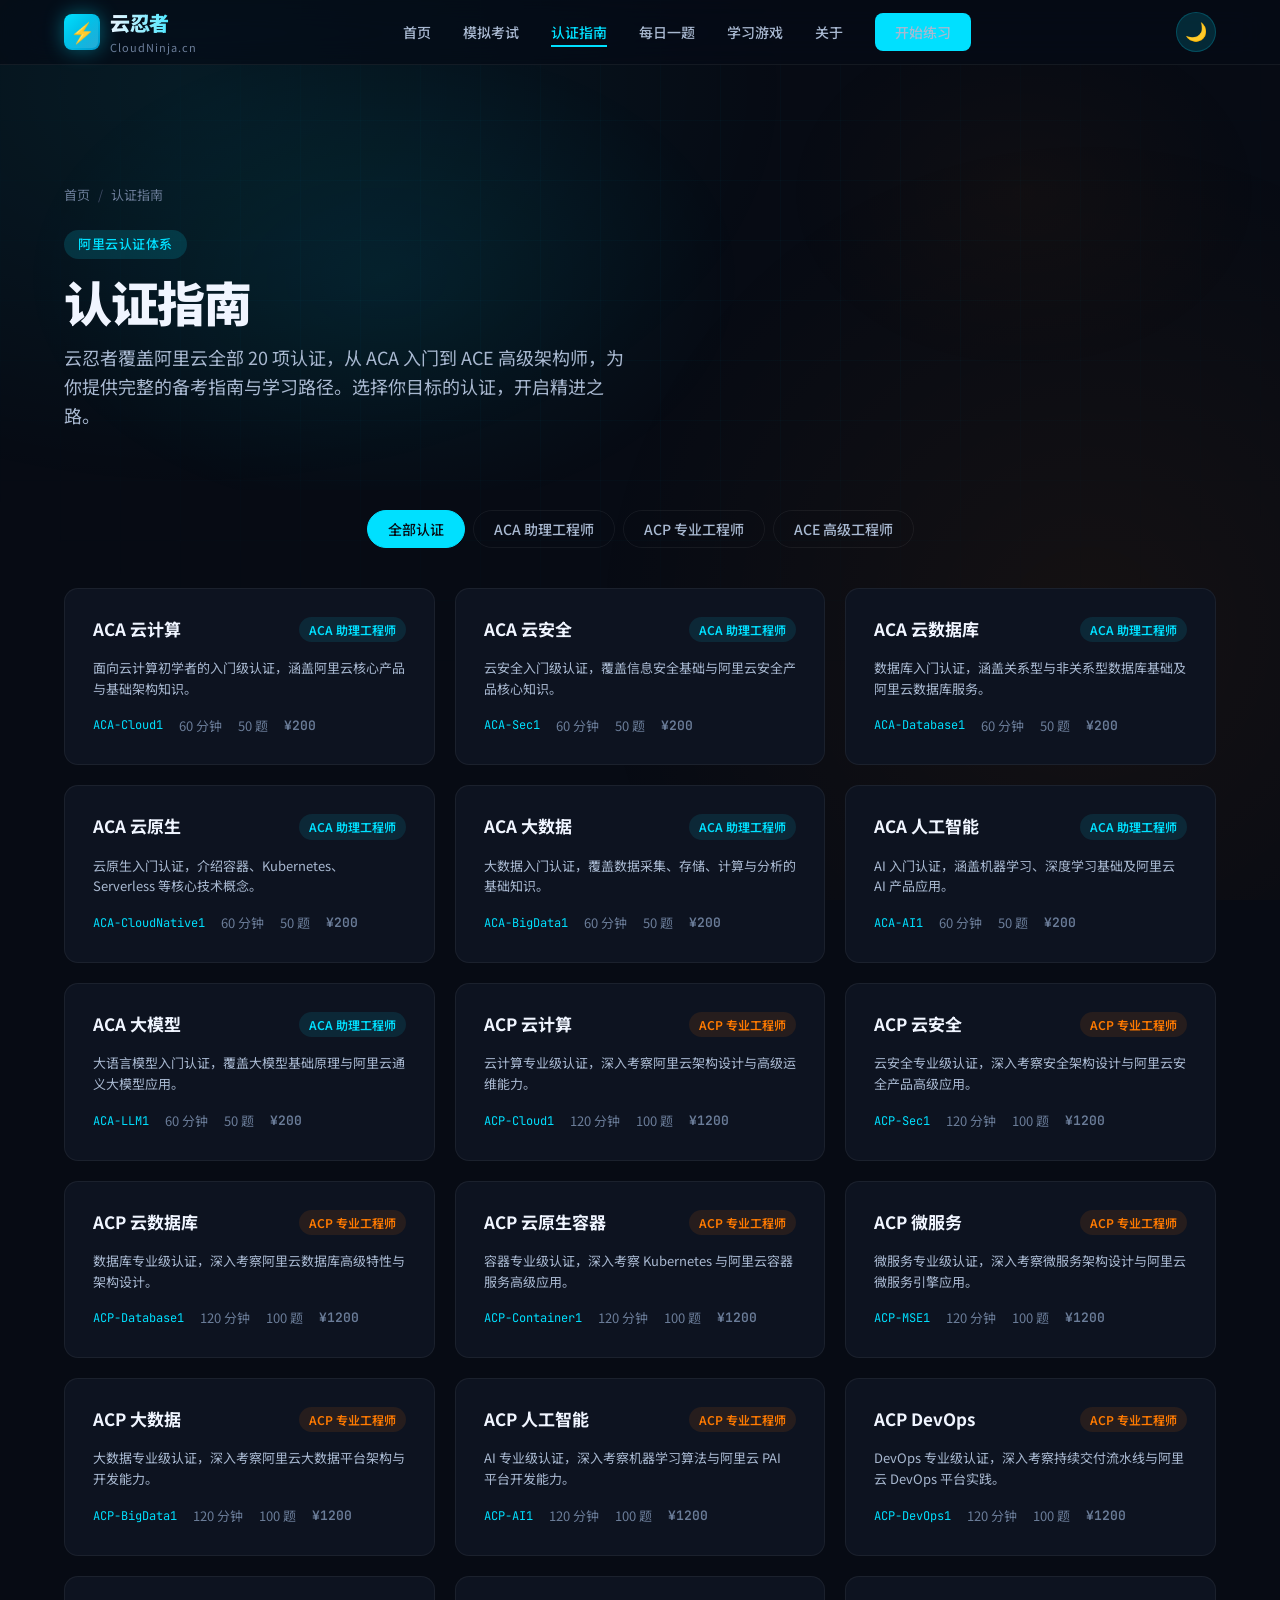
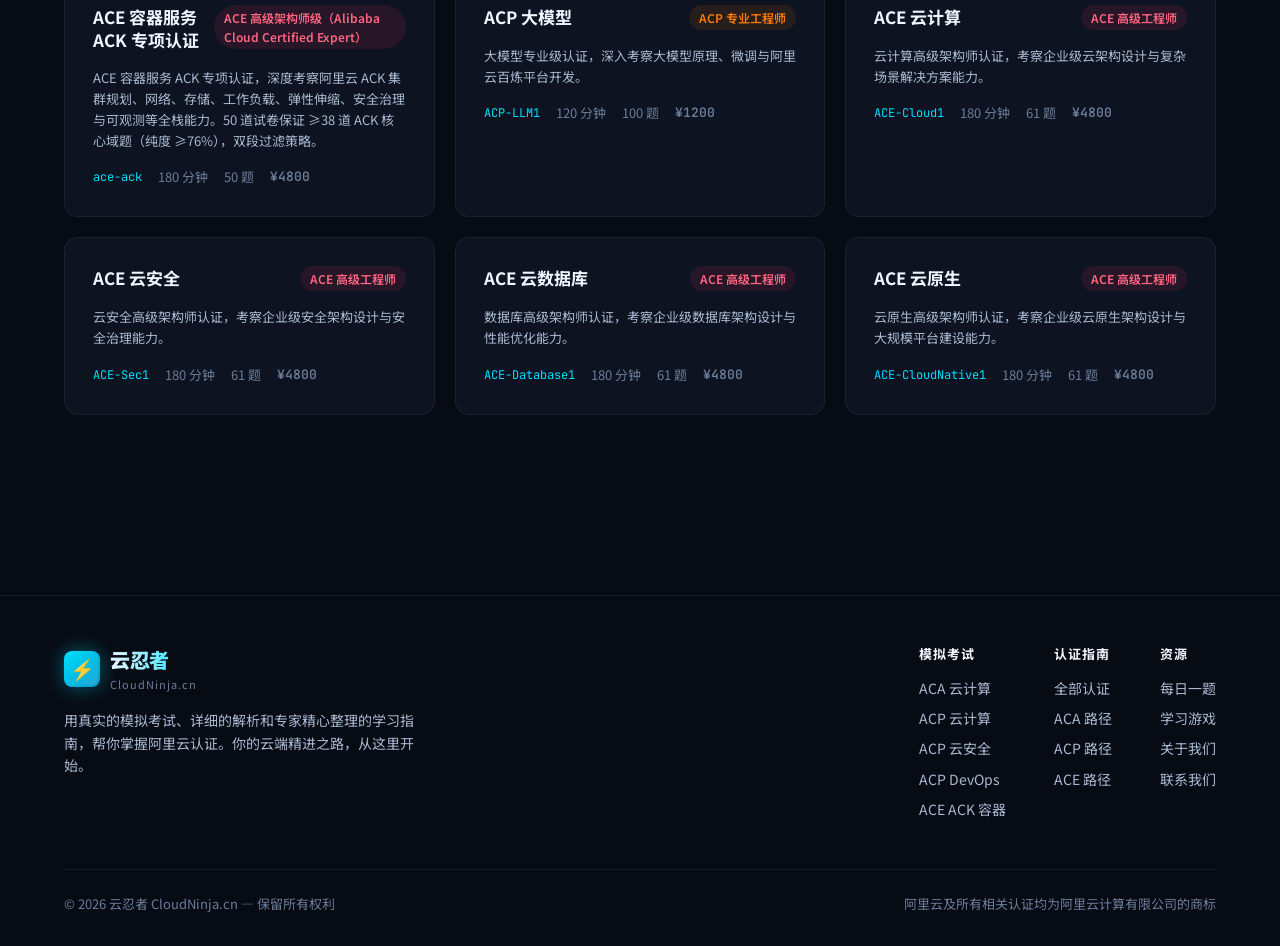
<file: certifications.html>
<!DOCTYPE html>
<html lang="zh-CN">
<head>
    <meta charset="UTF-8">
    <meta name="viewport" content="width=device-width, initial-scale=1.0">
    <title>认证指南 | 云忍者</title>
    <link rel="preconnect" href="https://fonts.googleapis.com">
    <link rel="preconnect" href="https://fonts.gstatic.com" crossorigin>
    <link href="https://fonts.googleapis.com/css2?family=Noto+Sans+SC:wght@400;500;700;800;900&family=JetBrains+Mono:wght@400;500;700&display=swap" rel="stylesheet">
    <link rel="stylesheet" href="style.css">
<script>const t=new URLSearchParams(location.search).get('theme')||localStorage.getItem('theme');if(t==='light')document.documentElement.setAttribute('data-theme','light');</script>
</head>
<body>
    <div class="bg-grid"></div>
    <div class="bg-glow"></div>

    <nav id="nav"></nav>

    <div id="app"></div>

    <footer id="footer"></footer>

    <script src="exam-config.js"></script>
    <script>
    // ===================================================================
    // 阿里云认证数据库 — 20 项认证完整信息
    // ===================================================================
    const CERTIFICATIONS = {
        // ===== ACA 助理工程师 (7) =====
        'aca-cloud': {
            name: 'ACA 云计算',
            code: 'ACA-Cloud1',
            level: 'aca',
            levelText: 'ACA 助理工程师',
            category: 'cloud',
            duration: '60 分钟',
            questions: '50 题',
            passScore: '80 分',
            price: '¥200',
            description: '面向云计算初学者的入门级认证，涵盖阿里云核心产品与基础架构知识。',
            domains: [
                { name: '云计算基础', percent: 20 },
                { name: '弹性计算', percent: 15 },
                { name: '云存储', percent: 15 },
                { name: '云网络', percent: 15 },
                { name: '云数据库', percent: 10 },
                { name: '云安全', percent: 15 },
                { name: '运维管理', percent: 10 }
            ],
            overview: 'ACA 云计算认证是阿里云认证体系的入门级认证，旨在验证考生对云计算基础概念和阿里云核心产品的理解。该认证覆盖云计算基础理论、弹性计算（ECS）、云存储（OSS）、云网络（VPC）、云数据库（RDS）、云安全及基础运维管理等知识领域。适合云计算初学者、在校学生及希望系统了解阿里云生态的技术人员。通过该认证表明你已具备在阿里云平台上进行基础资源部署、配置与简单运维的能力。',
            topics: [
                '云计算概念与发展历程：IaaS / PaaS / SaaS 服务模型，公有云与私有云的区别',
                '阿里云账号与 RAM 权限管理：账号体系、子账号创建、权限策略配置',
                '弹性计算服务 ECS：实例类型、镜像、安全组、块存储与快照',
                '对象存储 OSS：Bucket 概念、存储类型、访问控制、生命周期管理',
                '云网络 VPC：专有网络、交换机、路由表、弹性公网 IP',
                '云数据库 RDS 基础：实例创建、基本概念与连接方式',
                '云安全基础：DDoS 防护、WAF、安全组规则与访问控制',
                '云监控与运维：基础监控指标、告警规则配置'
            ],
            tips: [
                '学习路径：先通读官方 ACA 云计算考试大纲，按知识域权重分配学习时间',
                '推荐资源：阿里云官方文档、阿里云大学在线课程、ACA 认证官方备考指南',
                '动手实践：注册阿里云免费试用账号，实际创建 ECS、OSS、VPC 等核心资源',
                '时间规划：建议 2-4 周备考，每天 1-2 小时理论学习 + 30 分钟实验操作',
                '刷题策略：在云忍者平台完成至少 3 套模拟题，重点关注错题知识点回顾'
            ],
            process: [
                '报名：登录阿里云认证官网，选择 ACA 云计算考试，在线支付考试费用',
                '学习：按大纲系统学习各知识域，配合实验操作巩固理解',
                '考试：在线监考或线下考场，60 分钟内完成 50 道选择题',
                '领证：考试通过后 3-5 个工作日，在阿里云认证平台下载电子证书',
                '维护：证书有效期为 2 年，到期前需重新考试或完成续证要求'
            ],
            career: '获得 ACA 云计算认证后，你可以胜任云运维助理、云技术支持、初级云架构师助理等岗位。该认证是迈向 ACP 专业认证的第一步，建议在积累 1-2 年云平台实践经验后继续考取 ACP 云计算认证，逐步向云架构师、云解决方案专家方向发展。'
        },
        'aca-security': {
            name: 'ACA 云安全',
            code: 'ACA-Sec1',
            level: 'aca',
            levelText: 'ACA 助理工程师',
            category: 'security',
            duration: '60 分钟',
            questions: '50 题',
            passScore: '80 分',
            price: '¥200',
            description: '云安全入门级认证，覆盖信息安全基础与阿里云安全产品核心知识。',
            domains: [
                { name: '信息安全基础', percent: 25 },
                { name: '云安全概述', percent: 15 },
                { name: '阿里云安全产品', percent: 25 },
                { name: '网络安全', percent: 15 },
                { name: '数据安全', percent: 10 },
                { name: '安全运维', percent: 10 }
            ],
            overview: 'ACA 云安全认证是面向信息安全初学者和云安全入门人员的认证，涵盖信息安全基础理论、云安全概念、阿里云安全产品体系、网络安全防护、数据安全保护和安全运维实践。适合网络安全工程师、运维人员、开发人员及对云安全感兴趣的学习者。通过该认证表明你了解云环境下的安全威胁与防护手段，能够使用阿里云安全产品进行基础安全配置。',
            topics: [
                '信息安全基础：CIA 三要素、安全威胁分类、常见攻击手法（DDoS、SQL注入、XSS）',
                '云安全概述：责任共担模型、云安全优势与挑战',
                '阿里云安全产品：云盾、DDoS 高防、WAF、安骑士、云安全中心',
                '网络安全：安全组、网络 ACL、VPC 隔离、SSL 证书',
                '数据安全：数据加密（KMS）、数据脱敏、备份与容灾',
                '身份认证与访问控制：RAM 多因素认证、STS 临时凭证',
                '安全运维：日志审计、安全监控、漏洞扫描与补丁管理'
            ],
            tips: [
                '学习路径：先掌握信息安全基础理论，再深入阿里云安全产品功能与配置',
                '推荐资源：阿里云安全白皮书、云安全中心产品文档、ACA 安全官方课程',
                '动手实践：在测试环境中配置安全组规则、启用 WAF 防护、体验 DDoS 高防',
                '时间规划：建议 3-4 周备考，理论学习与安全产品实验交替进行',
                '刷题策略：重点掌握各安全产品的适用场景与核心功能区别'
            ],
            process: [
                '报名：在阿里云认证官网注册并支付 ACA 云安全考试费用',
                '学习：系统学习信息安全基础和阿里云安全产品矩阵',
                '实验：在沙箱环境中动手配置安全产品，加深理解',
                '考试：60 分钟在线考试，50 道选择题，达到 80 分即通过',
                '领证：通过后获取电子证书，证书有效期 2 年'
            ],
            career: 'ACA 云安全认证持证者可从事云安全运维、安全运营助理、安全审计助理等岗位。随着网络安全法规趋严，云安全人才需求持续增长。建议在获得经验后考取 ACP 云安全认证，进一步向云安全架构师、安全合规专家方向发展。'
        },
        'aca-database': {
            name: 'ACA 云数据库',
            code: 'ACA-Database1',
            level: 'aca',
            levelText: 'ACA 助理工程师',
            category: 'database',
            duration: '60 分钟',
            questions: '50 题',
            passScore: '80 分',
            price: '¥200',
            description: '数据库入门认证，涵盖关系型与非关系型数据库基础及阿里云数据库服务。',
            domains: [
                { name: '数据库基础', percent: 20 },
                { name: '关系型数据库', percent: 20 },
                { name: 'NoSQL 数据库', percent: 15 },
                { name: '数据库迁移', percent: 15 },
                { name: '备份与恢复', percent: 15 },
                { name: '数据库安全', percent: 15 }
            ],
            overview: 'ACA 云数据库认证面向数据库初学者和云数据库入门人员，涵盖数据库基础理论、关系型数据库（RDS）、NoSQL 数据库（Redis、MongoDB）、数据库迁移工具（DTS）、备份恢复策略及数据库安全实践。适合 DBA 初学者、后端开发人员和运维人员。通过该认证表明你了解阿里云数据库产品体系，能够进行基本的数据库实例管理和运维操作。',
            topics: [
                '数据库基础：关系型与非关系型数据库概念、ACID 特性、事务隔离级别',
                '阿里云 RDS：支持的引擎（MySQL、PostgreSQL、SQL Server）、实例规格与存储',
                'PolarDB 概述：存储计算分离架构、读写分离、弹性伸缩',
                'NoSQL 数据库：Redis 缓存、MongoDB 文档数据库、Tablestore',
                '数据库迁移 DTS：数据迁移、数据同步、结构迁移',
                '备份与恢复：自动备份、手动备份、按时间点恢复',
                '数据库安全：网络隔离、账号权限管理、数据加密与审计'
            ],
            tips: [
                '学习路径：先理解数据库基础理论，再逐一学习阿里云各类数据库产品',
                '推荐资源：阿里云数据库产品文档、ACA 数据库官方课程、《数据库系统概念》',
                '动手实践：创建 RDS 实例并连接、配置读写分离、体验 DTS 迁移',
                '时间规划：建议 3-4 周备考，数据库理论与实验操作并重',
                '刷题策略：重点区分各数据库产品的适用场景和核心特性'
            ],
            process: [
                '报名：在阿里云认证官网注册 ACA 云数据库考试',
                '学习：掌握数据库基础和阿里云数据库产品体系',
                '实验：创建各类数据库实例，完成迁移与备份操作',
                '考试：60 分钟完成 50 道选择题，80 分通过',
                '领证：获取电子证书，有效期 2 年'
            ],
            career: 'ACA 云数据库认证持证者可从事数据库运维助理、后端开发、DBA 助理等岗位。数据库技能是技术人员的核心竞争力之一，建议继续考取 ACP 云数据库认证，向高级 DBA、数据库架构师方向发展。'
        },
        'aca-cloudnative': {
            name: 'ACA 云原生',
            code: 'ACA-CloudNative1',
            level: 'aca',
            levelText: 'ACA 助理工程师',
            category: 'cloudnative',
            duration: '60 分钟',
            questions: '50 题',
            passScore: '80 分',
            price: '¥200',
            description: '云原生入门认证，介绍容器、Kubernetes、Serverless 等核心技术概念。',
            domains: [
                { name: '云原生概述', percent: 20 },
                { name: '容器技术基础', percent: 20 },
                { name: 'Kubernetes 基础', percent: 20 },
                { name: 'Serverless 基础', percent: 15 },
                { name: 'DevOps 概述', percent: 15 },
                { name: '微服务概述', percent: 10 }
            ],
            overview: 'ACA 云原生认证是云原生技术领域的入门级认证，涵盖云原生理念、容器技术（Docker）、容器编排（Kubernetes）、Serverless 计算、DevOps 实践和微服务架构基础。适合开发人员、运维工程师和架构师。通过该认证表明你理解云原生的核心理念和技术栈，了解阿里云容器服务（ACK）、函数计算（FC）等产品的基本使用方式。',
            topics: [
                '云原生概念：CNCF 定义、云原生四要素（容器、微服务、DevOps、持续交付）',
                '容器技术：Docker 镜像与容器、Dockerfile 编写、容器生命周期管理',
                'Kubernetes 基础：Pod、Deployment、Service、ConfigMap 核心对象',
                '阿里云容器服务 ACK：集群创建、应用部署、服务暴露',
                'Serverless 计算：函数计算 FC 概念、触发器、事件驱动模型',
                'DevOps 概述：CI/CD 流水线、基础设施即代码、自动化测试',
                '微服务概述：微服务架构优势、服务注册发现、API 网关'
            ],
            tips: [
                '学习路径：从云原生理念入手，逐步深入容器、K8s 和 Serverless',
                '推荐资源：CNCF 官网、阿里云容器服务文档、《Kubernetes 权威指南》',
                '动手实践：本地安装 Docker 和 Minikube，部署简单应用',
                '时间规划：建议 3-4 周备考，理论 + 实验交替进行',
                '刷题策略：重点理解各技术概念的定义和核心组件的作用'
            ],
            process: [
                '报名：在阿里云认证官网注册 ACA 云原生考试',
                '学习：掌握云原生理念与核心技术栈基础',
                '实验：使用 Docker 部署容器，在 ACK 上部署应用',
                '考试：60 分钟 50 道选择题，80 分通过',
                '领证：获取电子证书，有效期 2 年'
            ],
            career: 'ACA 云原生认证持证者可从事云原生运维助理、DevOps 助理、容器平台运维等岗位。云原生是当前技术发展的核心方向，建议继续考取 ACP 云原生容器认证，向云原生架构师、DevOps 工程师方向发展。'
        },
        'aca-bigdata': {
            name: 'ACA 大数据',
            code: 'ACA-BigData1',
            level: 'aca',
            levelText: 'ACA 助理工程师',
            category: 'bigdata',
            duration: '60 分钟',
            questions: '50 题',
            passScore: '80 分',
            price: '¥200',
            description: '大数据入门认证，覆盖数据采集、存储、计算与分析的基础知识。',
            domains: [
                { name: '大数据基础', percent: 25 },
                { name: '数据采集', percent: 15 },
                { name: '数据存储', percent: 20 },
                { name: '数据计算', percent: 20 },
                { name: '数据分析', percent: 10 },
                { name: '大数据安全', percent: 10 }
            ],
            overview: 'ACA 大数据认证面向大数据初学者，涵盖大数据基础理论、数据采集技术、数据存储方案、离线与实时计算、数据分析方法及大数据安全实践。适合数据工程师、数据分析师和开发人员。通过该认证表明你了解阿里云大数据产品体系，掌握大数据处理的基本流程和核心工具。',
            topics: [
                '大数据基础：大数据 5V 特征、数据处理流程、Lambda 与 Kappa 架构',
                '数据采集：DataHub 数据总线、Logtail 日志采集、DataX 数据同步',
                '数据存储：OSS 对象存储、Tablestore 表格存储、MaxCompute 数据仓库',
                '离线计算：MaxCompute SQL、MapReduce 模型',
                '实时计算：Flink 实时流计算、实时数据管道',
                '数据分析：Quick BI 数据可视化、数据建模基础',
                '大数据安全：数据脱敏、访问控制、数据加密与审计'
            ],
            tips: [
                '学习路径：先理解大数据处理流程，再逐项学习各环节的阿里云产品',
                '推荐资源：阿里云大数据产品文档、ACA 大数据官方课程',
                '动手实践：使用 DataHub 采集数据、MaxCompute 执行 SQL 查询',
                '时间规划：建议 3-4 周备考，理论理解与平台操作结合',
                '刷题策略：重点掌握各大数据产品的定位和核心功能'
            ],
            process: [
                '报名：在阿里云认证官网注册 ACA 大数据考试',
                '学习：系统学习大数据理论和阿里云大数据产品',
                '实验：完成数据采集、存储、计算全流程操作',
                '考试：60 分钟 50 道选择题，80 分通过',
                '领证：获取电子证书，有效期 2 年'
            ],
            career: 'ACA 大数据认证持证者可从事数据工程助理、数据分析师助理等岗位。大数据与 AI 融合是行业趋势，建议继续考取 ACP 大数据认证，向大数据架构师、数据专家方向发展。'
        },
        'aca-ai': {
            name: 'ACA 人工智能',
            code: 'ACA-AI1',
            level: 'aca',
            levelText: 'ACA 助理工程师',
            category: 'ai',
            duration: '60 分钟',
            questions: '50 题',
            passScore: '80 分',
            price: '¥200',
            description: 'AI 入门认证，涵盖机器学习、深度学习基础及阿里云 AI 产品应用。',
            domains: [
                { name: '人工智能基础', percent: 25 },
                { name: '机器学习基础', percent: 20 },
                { name: '深度学习基础', percent: 15 },
                { name: '阿里云 AI 产品', percent: 20 },
                { name: '自然语言处理', percent: 10 },
                { name: '计算机视觉', percent: 10 }
            ],
            overview: 'ACA 人工智能认证面向 AI 初学者，涵盖人工智能发展历程、机器学习基础算法、深度学习概念、阿里云 AI 产品体系（PAI、NLP、视觉智能）及典型应用场景。适合开发者、数据分析师和 AI 技术爱好者。通过该认证表明你理解 AI 基本原理，了解阿里云 AI 产品的功能与使用方式。',
            topics: [
                '人工智能基础：AI 发展历程、监督/无监督/强化学习、AI 伦理',
                '机器学习基础：线性回归、决策树、聚类算法、模型评估指标',
                '深度学习基础：神经网络结构、前向/反向传播、CNN 与 RNN',
                '阿里云 PAI 平台：可视化建模、Notebook、模型部署',
                '自然语言处理：文本分析、情感分析、机器翻译',
                '计算机视觉：图像识别、OCR、视频分析',
                'AI 应用场景：智能客服、推荐系统、智能语音'
            ],
            tips: [
                '学习路径：先建立 AI 理论基础，再学习阿里云 AI 产品操作',
                '推荐资源：阿里云 PAI 文档、《机器学习》（周志华）、吴恩达在线课程',
                '动手实践：在 PAI 平台上完成一个简单的机器学习建模实验',
                '时间规划：建议 4 周备考，理论较重需提前规划',
                '刷题策略：重点理解各算法的适用场景和阿里云 AI 产品功能'
            ],
            process: [
                '报名：在阿里云认证官网注册 ACA 人工智能考试',
                '学习：系统学习 AI 基础理论和阿里云 AI 产品',
                '实验：在 PAI 平台完成建模与部署实验',
                '考试：60 分钟 50 道选择题，80 分通过',
                '领证：获取电子证书，有效期 2 年'
            ],
            career: 'ACA 人工智能认证持证者可从事 AI 应用开发助理、数据分析师等岗位。AI 技术发展迅速，建议继续考取 ACP 人工智能认证，并学习大模型相关技术，向 AI 算法工程师、AI 应用架构师方向发展。'
        },
        'aca-llm': {
            name: 'ACA 大模型',
            code: 'ACA-LLM1',
            level: 'aca',
            levelText: 'ACA 助理工程师',
            category: 'llm',
            duration: '60 分钟',
            questions: '50 题',
            passScore: '80 分',
            price: '¥200',
            description: '大语言模型入门认证，覆盖大模型基础原理与阿里云通义大模型应用。',
            domains: [
                { name: '大模型基础', percent: 25 },
                { name: '自然语言处理', percent: 20 },
                { name: '通义大模型', percent: 20 },
                { name: '模型应用', percent: 15 },
                { name: '模型微调', percent: 10 },
                { name: '伦理与安全', percent: 10 }
            ],
            overview: 'ACA 大模型认证是面向大语言模型技术的入门级认证，涵盖大模型基础原理（Transformer 架构、预训练与微调）、自然语言处理基础、阿里云通义大模型产品体系（通义千问、通义万相）、Prompt 工程实践、模型微调方法及大模型伦理与安全。适合开发者、产品经理和 AI 技术爱好者。通过该认证表明你理解大模型基本原理，能够使用通义大模型进行应用开发。',
            topics: [
                '大模型基础：Transformer 架构、注意力机制、预训练与指令微调',
                '自然语言处理：Tokenization、词嵌入、语言模型演进（GPT/BERT/LLaMA）',
                '通义大模型：通义千问 Qwen 系列、通义万相、模型能力与版本差异',
                '模型应用：Prompt 工程、Few-shot 学习、RAG 检索增强生成',
                '模型微调：SFT 监督微调、LoRA 低秩适配、模型评估方法',
                '大模型伦理：幻觉问题、偏见与公平性、内容安全与合规',
                '阿里云大模型服务：百炼平台、模型调用 API、应用开发流程'
            ],
            tips: [
                '学习路径：先理解 Transformer 和大模型原理，再学习通义大模型应用开发',
                '推荐资源：阿里云百炼平台文档、通义大模型技术白皮书、《大语言模型》综述',
                '动手实践：在百炼平台调用通义千问 API，构建一个简单的对话应用',
                '时间规划：建议 3-4 周备考，注重理论理解与 API 实践结合',
                '刷题策略：重点掌握大模型核心概念、通义产品体系和 Prompt 技巧'
            ],
            process: [
                '报名：在阿里云认证官网注册 ACA 大模型考试',
                '学习：系统学习大模型原理和通义大模型产品体系',
                '实验：在百炼平台完成大模型应用开发实验',
                '考试：60 分钟 50 道选择题，80 分通过',
                '领证：获取电子证书，有效期 2 年'
            ],
            career: 'ACA 大模型认证持证者可从事 AI 应用开发、Prompt 工程师、大模型产品运营等岗位。大模型技术正深刻改变各行各业，建议继续考取 ACP 大模型认证，向大模型应用架构师、AI 解决方案专家方向发展。'
        },

        // ===== ACP 专业工程师 (9) =====
        'acp-cloud': {
            name: 'ACP 云计算',
            code: 'ACP-Cloud1',
            level: 'acp',
            levelText: 'ACP 专业工程师',
            category: 'cloud',
            duration: '120 分钟',
            questions: '100 题',
            passScore: '80 分',
            price: '¥1200',
            description: '云计算专业级认证，深入考察阿里云架构设计与高级运维能力。',
            domains: [
                { name: '云计算架构', percent: 20 },
                { name: '弹性计算', percent: 15 },
                { name: '存储服务', percent: 15 },
                { name: '网络服务', percent: 15 },
                { name: '数据库服务', percent: 10 },
                { name: '云安全', percent: 15 },
                { name: '运维与监控', percent: 10 }
            ],
            overview: 'ACP 云计算认证是阿里云云计算领域的专业级认证，面向具备 1-3 年云计算实践经验的工程师。该认证深入考察云计算架构设计、弹性计算高级特性、存储服务（OSS/NAS/CPFS）、网络服务（VPC/SLB/NAT）、数据库服务、云安全及自动化运维等核心能力。通过该认证表明你能够独立完成阿里云上的架构设计、部署实施与运维优化，是云架构师和云运维专家的重要资质。',
            topics: [
                '云计算架构：高可用架构设计、弹性伸缩、负载均衡策略与容灾方案',
                '弹性计算 ECS 高级：自动伸缩（ESS）、抢占式实例、专有宿主、裸金属服务器',
                '存储服务：OSS 高级功能（跨区域复制、回源、数据处理）、NAS 文件存储、CPFS 并行文件系统',
                '网络服务：VPC 高级配置（VPC 对等连接、VPN 网关、CEN 云企业网）、SLB 负载均衡、NAT 网关',
                '数据库服务：RDS 高可用与读写分离、PolarDB 架构原理、Redis 集群版',
                '云安全：DDoS 高防配置、WAF 规则策略、云安全中心威胁检测',
                '运维与监控：云监控自定义指标、日志服务 SLS、运维编排 OOS',
                '基础设施即代码：Terraform 与 Resource Orchestration Service'
            ],
            tips: [
                '学习路径：在 ACA 基础上深入各产品高级特性，重点理解架构设计原则',
                '推荐资源：阿里云架构白皮书、ACP 云计算官方课程、阿里云解决方案案例库',
                '动手实践：搭建高可用 Web 架构（ECS + SLB + RDS + OSS），配置自动伸缩',
                '时间规划：建议 6-8 周备考，每周 8-10 小时，理论 + 大量实验',
                '刷题策略：在云忍者完成至少 5 套模拟题，重点攻克架构场景题',
                '考前冲刺：梳理各产品间的关联关系，理解典型架构场景的最佳实践'
            ],
            process: [
                '报名：在阿里云认证官网注册 ACP 云计算考试，支付 ¥1200 考试费',
                '学习：系统学习各知识域，完成官方推荐实验和架构案例分析',
                '实验：搭建完整的高可用架构，完成网络、存储、安全全链路配置',
                '考试：120 分钟完成 100 道选择题，80 分通过',
                '领证：通过后 5-7 个工作日获取电子证书，有效期 2 年',
                '续证：证书到期前通过续证考试或完成继续教育学分'
            ],
            career: 'ACP 云计算认证持证者可胜任云架构师、高级云运维工程师、云解决方案工程师等岗位，平均薪资较认证前提升 20-30%。建议在积累大型项目经验后继续考取 ACE 云计算高级架构师认证，向首席云架构师、技术总监方向发展。'
        },
        'acp-security': {
            name: 'ACP 云安全',
            code: 'ACP-Sec1',
            level: 'acp',
            levelText: 'ACP 专业工程师',
            category: 'security',
            duration: '120 分钟',
            questions: '100 题',
            passScore: '80 分',
            price: '¥1200',
            description: '云安全专业级认证，深入考察安全架构设计与阿里云安全产品高级应用。',
            domains: [
                { name: '安全架构', percent: 20 },
                { name: '网络安全', percent: 20 },
                { name: '主机安全', percent: 15 },
                { name: '应用安全', percent: 15 },
                { name: '数据安全', percent: 15 },
                { name: '安全运营', percent: 15 }
            ],
            overview: 'ACP 云安全认证是阿里云安全领域的专业级认证，面向具备信息安全实践经验的工程师。该认证深入考察安全架构设计、网络安全防护（DDoS/网络 ACL/SSL）、主机安全（安骑士/云安全中心）、应用安全（WAF/API 安全）、数据安全（KMS/加密/审计）及安全运营（SIEM/态势感知）等核心能力。通过该认证表明你能够设计和实施全面的云安全方案，是云安全工程师和安全架构师的重要资质。',
            topics: [
                '安全架构：纵深防御体系、零信任安全模型、安全合规框架（等保2.0）',
                '网络安全：DDoS 高防 IP 配置、云防火墙、网络 ACL 与安全组策略设计',
                '主机安全：云安全中心（安骑士）配置、基线检查、漏洞管理、入侵检测',
                '应用安全：WAF 规则配置与自定义防护、API 网关安全、Bot 管理',
                '数据安全：KMS 密钥管理服务、数据加密（传输/存储）、数据脱敏与审计',
                '安全运营：态势感知大屏、SIEM 安全信息事件管理、安全编排自动化响应（SOAR）',
                '身份安全：RAM 高级策略、SAML 单点登录、STS 与访问密钥管理',
                '合规审计：操作审计 ActionTrail、配置审计 Config、合规报告生成'
            ],
            tips: [
                '学习路径：在 ACA 安全基础上深入各安全产品高级配置与架构设计',
                '推荐资源：阿里云安全架构白皮书、等保2.0 标准文档、ACP 安全官方课程',
                '动手实践：搭建完整安全防护体系（DDoS 高防 + WAF + 云安全中心 + KMS）',
                '时间规划：建议 6-8 周备考，注重安全架构场景分析与产品配置实践',
                '刷题策略：重点掌握各安全产品的配置场景、合规要求和架构最佳实践',
                '考前冲刺：梳理安全事件响应流程，理解纵深防御各层的产品组合方案'
            ],
            process: [
                '报名：在阿里云认证官网注册 ACP 云安全考试，支付考试费用',
                '学习：系统学习安全架构和各安全产品高级功能',
                '实验：搭建多层安全防护架构，完成安全事件响应演练',
                '考试：120 分钟 100 道选择题，80 分通过',
                '领证：通过后获取电子证书，有效期 2 年',
                '续证：关注安全威胁新趋势，定期更新安全知识与技能'
            ],
            career: 'ACP 云安全认证持证者可胜任云安全工程师、安全架构师、安全合规专家等岗位。随着数据安全法和网络安全法深入实施，云安全人才薪资溢价显著。建议继续考取 ACE 云安全认证，向首席安全官（CSO）、安全解决方案专家方向发展。'
        },
        'acp-database': {
            name: 'ACP 云数据库',
            code: 'ACP-Database1',
            level: 'acp',
            levelText: 'ACP 专业工程师',
            category: 'database',
            duration: '120 分钟',
            questions: '100 题',
            passScore: '80 分',
            price: '¥1200',
            description: '数据库专业级认证，深入考察阿里云数据库高级特性与架构设计。',
            domains: [
                { name: '数据库架构', percent: 20 },
                { name: 'RDS 高级特性', percent: 20 },
                { name: 'PolarDB', percent: 15 },
                { name: 'NoSQL 数据库', percent: 15 },
                { name: '数据库迁移与同步', percent: 15 },
                { name: '数据库运维', percent: 15 }
            ],
            overview: 'ACP 云数据库认证是阿里云数据库领域的专业级认证，面向具备数据库实践经验的 DBA 和开发工程师。该认证深入考察数据库架构设计、RDS 高级特性（高可用/读写分离/备份恢复）、PolarDB 分布式架构、NoSQL 数据库（Redis/MongoDB/Tair）、DTS 数据迁移同步及数据库运维优化等核心能力。通过该认证表明你能够设计和管理高性能、高可用的云数据库架构。',
            topics: [
                '数据库架构：高可用架构设计、读写分离策略、分库分表方案',
                'RDS 高级：主备高可用、只读实例、读写分离代理、SQL 洞察与审计',
                'PolarDB：存储计算分离架构、共享存储、秒级弹性、HTAP 混合负载',
                'PolarDB-X：分布式数据库架构、全局二级索引、分布式事务',
                'Redis/Tair：集群架构、持久化策略、Tair 持久内存与多维数据结构',
                'MongoDB：副本集与分片集群、索引优化、聚合管道',
                'DTS 数据迁移：结构迁移、全量迁移、增量同步、数据校验',
                '数据库运维：性能诊断（CloudDBA）、慢 SQL 优化、参数调优'
            ],
            tips: [
                '学习路径：在 ACA 数据库基础上深入各产品高级特性与架构原理',
                '推荐资源：阿里云数据库架构白皮书、PolarDB 技术内幕、ACP 数据库官方课程',
                '动手实践：搭建读写分离架构、完成 DTS 迁移、使用 CloudDBA 诊断性能',
                '时间规划：建议 6-8 周备考，重点理解各数据库架构原理与选型策略',
                '刷题策略：重点掌握数据库选型场景、高可用方案和性能优化方法',
                '考前冲刺：梳理各数据库产品的架构差异和适用场景对比'
            ],
            process: [
                '报名：在阿里云认证官网注册 ACP 云数据库考试',
                '学习：深入各数据库产品架构原理与高级特性',
                '实验：搭建高可用数据库架构，完成迁移与性能调优实验',
                '考试：120 分钟 100 道选择题，80 分通过',
                '领证：获取电子证书，有效期 2 年',
                '续证：跟踪数据库技术发展，持续学习新型数据库产品'
            ],
            career: 'ACP 云数据库认证持证者可胜任高级 DBA、数据库架构师、数据平台工程师等岗位。数据库专家在技术市场上供不应求，薪资水平处于行业前列。建议继续考取 ACE 云数据库认证，向首席数据库架构师方向发展。'
        },
        'acp-container': {
            name: 'ACP 云原生容器',
            code: 'ACP-Container1',
            level: 'acp',
            levelText: 'ACP 专业工程师',
            category: 'cloudnative',
            duration: '120 分钟',
            questions: '100 题',
            passScore: '80 分',
            price: '¥1200',
            description: '容器专业级认证，深入考察 Kubernetes 与阿里云容器服务高级应用。',
            domains: [
                { name: '容器技术', percent: 20 },
                { name: 'Kubernetes', percent: 25 },
                { name: 'ACK 服务', percent: 20 },
                { name: '容器镜像服务', percent: 10 },
                { name: '服务网格', percent: 15 },
                { name: '容器安全', percent: 10 }
            ],
            overview: 'ACP 云原生容器认证是阿里云容器领域的专业级认证，面向具备容器和 Kubernetes 实践经验的工程师。该认证深入考察容器技术原理、Kubernetes 核心机制（调度/网络/存储/安全）、阿里云容器服务 ACK（专有版/托管版/Serverless 版）、容器镜像服务 ACR、服务网格 ASM 及容器安全实践。通过该认证表明你能够设计和管理生产级容器平台，是云原生工程师和 DevOps 工程师的核心资质。',
            topics: [
                '容器技术：Docker 镜像分层原理、容器运行时（containerd）、Cgroups 与 Namespace',
                'Kubernetes 核心：Pod 调度策略、Deployment/StatefulSet/DaemonSet、HPA/VPA 自动伸缩',
                'K8s 网络：CNI 插件、Service 与 Ingress、NetworkPolicy 网络策略',
                'K8s 存储：PV/PVC/StorageClass、CSI 驱动、存储卷类型选择',
                'ACK 服务：集群类型选择（专有/托管/Serverless）、节点池管理、弹性伸缩',
                '容器镜像服务 ACR：企业版镜像仓库、镜像扫描、镜像签名、同步策略',
                '服务网格 ASM：Istio 架构、流量管理、可观测性、安全策略（mTLS）',
                '容器安全：镜像安全扫描、Pod Security Standards、运行时安全、RBAC 权限'
            ],
            tips: [
                '学习路径：深入 K8s 核心机制，结合 ACK 平台实践企业级容器运维',
                '推荐资源：Kubernetes 官方文档、ACK 最佳实践、ACP 容器官方课程',
                '动手实践：在 ACK 上部署微服务应用，配置 Ingress、HPA 和持久化存储',
                '时间规划：建议 6-8 周备考，K8s 理论与 ACK 实验并重',
                '刷题策略：重点掌握 K8s 核心对象机制、ACK 集群选型和容器安全配置',
                '考前冲刺：梳理 K8s 网络/存储/调度三大核心子系统的工作原理'
            ],
            process: [
                '报名：在阿里云认证官网注册 ACP 云原生容器考试',
                '学习：深入 Kubernetes 核心机制和 ACK 高级功能',
                '实验：在 ACK 上部署完整微服务架构，配置服务网格',
                '考试：120 分钟 100 道选择题，80 分通过',
                '领证：获取电子证书，有效期 2 年',
                '续证：跟踪 CNCF 生态发展，持续学习新工具和最佳实践'
            ],
            career: 'ACP 云原生容器认证持证者可胜任云原生工程师、容器平台工程师、DevOps 工程师等岗位。云原生技术已成为企业数字化转型的核心基础设施，相关岗位需求旺盛。建议继续考取 ACE 云原生认证，向云原生架构师方向发展。'
        },
        'acp-microservice': {
            name: 'ACP 微服务',
            code: 'ACP-MSE1',
            level: 'acp',
            levelText: 'ACP 专业工程师',
            category: 'microservice',
            duration: '120 分钟',
            questions: '100 题',
            passScore: '80 分',
            price: '¥1200',
            description: '微服务专业级认证，深入考察微服务架构设计与阿里云微服务引擎应用。',
            domains: [
                { name: '微服务架构', percent: 20 },
                { name: 'Spring Cloud Alibaba', percent: 15 },
                { name: 'Dubbo', percent: 15 },
                { name: '微服务治理', percent: 20 },
                { name: 'API 网关', percent: 15 },
                { name: '分布式事务', percent: 15 }
            ],
            overview: 'ACP 微服务认证是阿里云微服务领域的专业级认证，面向具备微服务开发实践经验的工程师。该认证深入考察微服务架构设计、Spring Cloud Alibaba 生态、Dubbo RPC 框架、微服务治理（注册中心/配置中心/限流降级）、API 网关及分布式事务（Seata）等核心能力。通过该认证表明你能够设计和实施企业级微服务架构，是后端架构师和高级开发工程师的重要资质。',
            topics: [
                '微服务架构：单体到微服务演进、服务拆分原则、DDD 领域驱动设计',
                'Spring Cloud Alibaba：Nacos 注册与配置中心、Sentinel 流控降级、Seata 分布式事务',
                'Dubbo：服务注册发现、负载均衡策略、Dubbo 协议与 Triple 协议',
                '微服务治理：服务注册发现、配置管理、限流降级熔断、灰度发布',
                'MSE 微服务引擎：Nacos/ZooKeeper/Eureka 托管、注册配置中心高可用',
                'API 网关：网关路由、认证鉴权、限流策略、协议转换',
                '分布式事务 Seata：AT/TCC/SAGA/XA 模式、事务分组与协调机制',
                '可观测性：链路追踪、服务依赖分析、性能监控与告警'
            ],
            tips: [
                '学习路径：理解微服务架构理念，深入各框架和治理组件的原理与使用',
                '推荐资源：Spring Cloud Alibaba 官方文档、MSE 最佳实践、ACP 微服务官方课程',
                '动手实践：搭建 Spring Cloud Alibaba 微服务项目，集成 Nacos/Sentinel/Seata',
                '时间规划：建议 6-8 周备考，代码实践与理论并重',
                '刷题策略：重点掌握各治理组件的原理、适用场景和配置方法',
                '考前冲刺：梳理微服务全链路治理流程，理解各组件协作关系'
            ],
            process: [
                '报名：在阿里云认证官网注册 ACP 微服务考试',
                '学习：深入微服务架构设计和各治理组件原理',
                '实验：搭建完整微服务项目，完成治理与分布式事务配置',
                '考试：120 分钟 100 道选择题，80 分通过',
                '领证：获取电子证书，有效期 2 年',
                '续证：跟踪微服务技术生态演进，学习 Service Mesh 等新技术'
            ],
            career: 'ACP 微服务认证持证者可胜任微服务架构师、高级后端工程师、技术专家等岗位。微服务是企业架构演进的主流方向，具备微服务治理能力的工程师深受企业青睐。建议结合 ACP 容器认证，向云原生架构师方向发展。'
        },
        'acp-bigdata': {
            name: 'ACP 大数据',
            code: 'ACP-BigData1',
            level: 'acp',
            levelText: 'ACP 专业工程师',
            category: 'bigdata',
            duration: '120 分钟',
            questions: '100 题',
            passScore: '80 分',
            price: '¥1200',
            description: '大数据专业级认证，深入考察阿里云大数据平台架构与开发能力。',
            domains: [
                { name: '大数据架构', percent: 20 },
                { name: 'MaxCompute', percent: 20 },
                { name: 'DataWorks', percent: 15 },
                { name: '实时计算', percent: 15 },
                { name: '数据湖', percent: 15 },
                { name: '大数据安全', percent: 15 }
            ],
            overview: 'ACP 大数据认证是阿里云大数据领域的专业级认证，面向具备大数据开发实践经验的工程师。该认证深入考察大数据架构设计、MaxCompute 数据仓库开发、DataWorks 数据集成与调度、实时计算 Flink、数据湖分析（DLA/Hologres）及大数据安全治理等核心能力。通过该认证表明你能够设计和实施企业级大数据平台，是数据工程师和数据架构师的重要资质。',
            topics: [
                '大数据架构：Lambda/Kappa 架构演进、数据仓库分层设计、数据中台理念',
                'MaxCompute：SQL 语法、UDF/UDAF 开发、MapReduce、图计算',
                'MaxCompute：分区表设计、数据倾斜处理、资源管理与成本优化',
                'DataWorks：数据集成（离线/实时）、数据开发、调度依赖、数据治理',
                '实时计算 Flink：流式 SQL、窗口函数、水位线、状态后端、Checkpoint',
                '数据湖：DLA 数据湖分析、Hologres 实时数仓、OSS 数据湖格式（Parquet/Delta）',
                '数据可视化：Quick BI 报表设计、数据门户、可视化大屏',
                '大数据安全：数据权限管控、数据脱敏、数据血缘、数据质量监控'
            ],
            tips: [
                '学习路径：在 ACA 基础上深入各大数据产品开发能力和架构设计',
                '推荐资源：MaxCompute 开发手册、DataWorks 最佳实践、ACP 大数据官方课程',
                '动手实践：在 DataWorks 上构建完整数仓 ETL 链路，使用 Flink 处理实时数据',
                '时间规划：建议 6-8 周备考，注重 SQL 实践和架构场景分析',
                '刷题策略：重点掌握数仓分层设计、各产品功能边界和开发能力',
                '考前冲刺：梳理大数据全链路数据流，理解各产品在架构中的定位'
            ],
            process: [
                '报名：在阿里云认证官网注册 ACP 大数据考试',
                '学习：深入各大数据产品开发能力和架构设计原则',
                '实验：构建完整数仓 ETL 链路和实时数据处理管道',
                '考试：120 分钟 100 道选择题，80 分通过',
                '领证：获取电子证书，有效期 2 年',
                '续证：跟踪大数据技术发展，学习实时数仓和数据湖新方案'
            ],
            career: 'ACP 大数据认证持证者可胜任大数据开发工程师、数据架构师、数据平台工程师等岗位。数据驱动决策已成为企业共识，大数据工程师薪资持续走高。建议结合 ACP AI 认证，向数据科学家、首席数据架构师方向发展。'
        },
        'acp-ai': {
            name: 'ACP 人工智能',
            code: 'ACP-AI1',
            level: 'acp',
            levelText: 'ACP 专业工程师',
            category: 'ai',
            duration: '120 分钟',
            questions: '100 题',
            passScore: '80 分',
            price: '¥1200',
            description: 'AI 专业级认证，深入考察机器学习算法与阿里云 PAI 平台开发能力。',
            domains: [
                { name: '机器学习算法', percent: 20 },
                { name: 'PAI 平台', percent: 25 },
                { name: '深度学习', percent: 15 },
                { name: '自然语言处理', percent: 15 },
                { name: '计算机视觉', percent: 15 },
                { name: 'AI 应用开发', percent: 10 }
            ],
            overview: 'ACP 人工智能认证是阿里云 AI 领域的专业级认证，面向具备机器学习实践经验的工程师。该认证深入考察机器学习算法原理与实践、阿里云 PAI 平台（可视化建模/DSW/PAI-EAS）、深度学习模型开发、自然语言处理与计算机视觉应用及 AI 应用全流程开发能力。通过该认证表明你能够使用阿里云 AI 平台完成从数据准备到模型部署的全流程开发。',
            topics: [
                '机器学习算法：线性模型、树模型（决策树/GBDT/XGBoost）、聚类、推荐算法',
                '模型评估：交叉验证、过拟合与正则化、评估指标（AUC/F1/ROC）',
                'PAI 平台：PAI-Studio 可视化建模、PAI-DSW 交互式建模、PAI-EAS 模型在线服务',
                '深度学习：CNN 图像分类、RNN/LSTM 序列建模、Transformer 架构',
                '自然语言处理：文本分类、命名实体识别、BERT 预训练模型应用',
                '计算机视觉：图像检测（YOLO）、图像分割、OCR 文字识别',
                'AI 应用开发：数据标注、特征工程、模型训练、模型部署与推理优化',
                'MLOps：模型版本管理、A/B 测试、模型监控与迭代'
            ],
            tips: [
                '学习路径：深入机器学习算法原理，结合 PAI 平台实践全流程开发',
                '推荐资源：PAI 官方文档、《Hands-On ML》、ACP AI 官方课程',
                '动手实践：在 PAI 平台完成图像分类和文本分类全流程项目',
                '时间规划：建议 8 周备考，算法理论与平台实践并重',
                '刷题策略：重点掌握算法适用场景、PAI 各组件功能和模型评估方法',
                '考前冲刺：梳理 AI 项目全流程，理解各阶段工具与方法选择'
            ],
            process: [
                '报名：在阿里云认证官网注册 ACP 人工智能考试',
                '学习：深入机器学习算法原理和 PAI 平台开发能力',
                '实验：在 PAI 完成端到端 AI 项目（数据-训练-部署）',
                '考试：120 分钟 100 道选择题，80 分通过',
                '领证：获取电子证书，有效期 2 年',
                '续证：跟踪 AI 前沿技术，学习大模型等新方向'
            ],
            career: 'ACP 人工智能认证持证者可胜任 AI 算法工程师、机器学习工程师、AI 应用开发工程师等岗位。AI 人才薪资处于行业顶端，具备云平台 AI 开发能力的工程师更具竞争力。建议结合 ACP 大模型认证，向 AI 解决方案架构师方向发展。'
        },
        'acp-devops': {
            name: 'ACP DevOps',
            code: 'ACP-DevOps1',
            level: 'acp',
            levelText: 'ACP 专业工程师',
            category: 'devops',
            duration: '120 分钟',
            questions: '100 题',
            passScore: '80 分',
            price: '¥1200',
            description: 'DevOps 专业级认证，深入考察持续交付流水线与阿里云 DevOps 平台实践。',
            domains: [
                { name: 'DevOps 理念', percent: 15 },
                { name: '持续集成', percent: 20 },
                { name: '持续部署', percent: 20 },
                { name: '云效平台', percent: 15 },
                { name: '监控运维', percent: 15 },
                { name: '安全与合规', percent: 15 }
            ],
            overview: 'ACP DevOps 认证是阿里云 DevOps 领域的专业级认证，面向具备 DevOps 实践经验的工程师。该认证深入考察 DevOps 理念与文化、持续集成（CI）流水线设计、持续部署（CD）策略、阿里云云效平台（Flow/Projex/Insight）、监控运维体系（ARMS/SLS/CloudMonitor）及 DevSecOps 安全合规实践。通过该认证表明你能够设计和实施企业级 DevOps 体系，推动研发效能提升。',
            topics: [
                'DevOps 理念：DevOps 文化、CALMS 框架、DORA 指标、价值流映射',
                '持续集成 CI：代码管理、自动化构建、代码扫描、单元测试、制品管理',
                '持续部署 CD：蓝绿部署、金丝雀发布、滚动更新、回滚策略',
                '云效 Flow：流水线设计、构建模板、部署策略、环境管理',
                '云效 Projex：需求管理、迭代规划、代码关联、缺陷追踪',
                '基础设施即代码：Terraform、ROS 资源编排、Ansible 配置管理',
                '监控运维：ARMS 应用监控、SLS 日志分析、CloudMonitor 指标告警',
                'DevSecOps：代码安全扫描、制品安全、运行时安全、合规策略即代码',
                '容器与 Kubernetes：ACK 集群类型、CNI（Flannel/Terway）、CSI 存储、工作负载与 Helm、Ingress 网关',
                '微服务治理：MSE 注册配置中心（Nacos）、标签路由与全链路灰度、ASM/Istio 服务网格、mTLS 与流量治理'
            ],
            tips: [
                '学习路径：理解 DevOps 理念，深入 CI/CD 流水线设计与云效平台使用',
                '推荐资源：云效官方文档、《DevOps 手册》、ACP DevOps 官方课程',
                '动手实践：在云效上搭建完整 CI/CD 流水线，集成代码扫描与自动化部署',
                '时间规划：建议 6-8 周备考，流水线实践与理论并重',
                '刷题策略：重点掌握部署策略、流水线设计原则和监控运维方案',
                '考前冲刺：梳理 DevOps 全流程工具链，理解各环节价值与最佳实践'
            ],
            process: [
                '报名：在阿里云认证官网注册 ACP DevOps 考试',
                '学习：深入 DevOps 理念和云效平台各组件使用',
                '实验：搭建完整 CI/CD 流水线，集成监控与安全扫描',
                '考试：120 分钟 100 道选择题，80 分通过',
                '领证：获取电子证书，有效期 2 年',
                '续证：跟踪 DevOps 工具链发展，学习平台工程等新理念'
            ],
            career: 'ACP DevOps 认证持证者可胜任 DevOps 工程师、SRE 工程师、研发效能工程师等岗位。DevOps 能力是企业提升研发效率的关键，相关岗位需求持续增长。建议结合 ACP 容器认证，向平台工程师、DevOps 架构师方向发展。'
        },
        'ace-ack': {
            name: 'ACE 容器服务 ACK 专项认证',
            code: 'ace-ack',
            level: 'ace',
            levelText: 'ACE 高级架构师级（Alibaba Cloud Certified Expert）',
            category: 'cloudnative',
            duration: '180 分钟',
            questions: '50 题',
            passScore: '90 分',
            price: '¥4800',
            description: 'ACE 容器服务 ACK 专项认证，深度考察阿里云 ACK 集群规划、网络、存储、工作负载、弹性伸缩、安全治理与可观测等全栈能力。50 道试卷保证 ≥38 道 ACK 核心域题（纯度 ≥76%），双段过滤策略。',
            domains: [
                { name: '集群生命周期', percent: 15 },
                { name: '网络与Ingress', percent: 20 },
                { name: '存储', percent: 10 },
                { name: '工作负载', percent: 15 },
                { name: '可靠性与弹性伸缩', percent: 15 },
                { name: '安全与治理', percent: 15 },
                { name: '运维与可观测', percent: 10 }
            ],
            overview: 'ACE 容器服务 ACK 专项认证是阿里云容器服务（ACK）方向的高级架构师级认证，面向具备大规模 ACK 集群生产运维与架构设计经验的资深专家。该认证深入考察集群生命周期管理、ACK 网络模型与 Ingress 体系、CSI 存储方案、工作负载编排与 Helm 发布、可靠性工程与 HPA/VPA 弹性伸缩、RBAC/PSP/OPA 安全治理体系，以及 Prometheus、ARMS、SLS 等运维可观测能力。通过该认证表明你具备为企业设计、落地和优化企业级 ACK 平台方案的能力。50 道试卷保证 ≥38 道 ACK 核心域题（纯度 ≥76%），双段过滤策略。',
            topics: [
                '集群生命周期：ACK 托管/专有/Serverless 集群选型、创建、升级、扩容与销毁，节点池与污点容忍调度',
                '网络与 Ingress：Flannel 与 Terway CNI、ENI 多网卡、Service 模式、NetworkPolicy、Ingress（ALB/Nginx/CLB）、CoreDNS 与服务发现',
                '存储：PV/PVC/StorageClass、CSI 插件、云盘/OSS/NAS/CPFS 卷、快照、扩容、挂载权限与数据一致性',
                '工作负载：Deployment、StatefulSet、DaemonSet、Job/CronJob、Helm Chart 发布、ConfigMap/Secret、探针、亲和与反亲和、优先级与抢占',
                '可靠性与弹性伸缩：HPA、VPA、Cluster Autoscaler、KEDA、PodDisruptionBudget、多可用区高可用、灾备与备份恢复',
                '安全与治理：RBAC、ServiceAccount、Pod Security Standards、OPA/Gatekeeper、Seccomp/AppArmor、镜像签名与扫描、命名空间隔离、审计日志',
                '运维与可观测：Prometheus/Grafana 监控、ARMS 应用监控、事件中心、日志 SLS 采集分析、Loki、Kubectl 排障、成本治理与资源配额'
            ],
            tips: [
                '学习路径：在 ACP 容器基础上深入 ACK 特有能力，关注大规模集群运维与架构场景',
                '推荐资源：ACK 官方文档、Kubernetes 权威指南、ACE ACK 备考白皮书',
                '动手实践：搭建 ACK 生产集群，完成 Ingress、HPA、CSI、RBAC 与可观测全链路实验',
                '时间规划：建议 3-6 个月备考，架构与运维并重，关注高可用与安全治理细节',
                '刷题策略：重点攻克网络模型、弹性伸缩与安全治理复杂场景题'
            ],
            process: [
                '报名：在阿里云认证官网注册 ACE 容器服务 ACK 专项考试，支付考试费用',
                '学习：系统学习 ACK 架构与 Kubernetes 子系统原理，完成官方实验',
                '实践：主导或参与 ACK 生产集群部署与治理项目，积累实战经验',
                '考试：180 分钟完成 50 道选择题，90 分通过',
                '面试：可能包含架构设计面试环节',
                '领证：获取高级认证证书，有效期 2 年'
            ],
            career: 'ACE 容器服务 ACK 专项认证持证者可胜任 ACK 平台架构师、Kubernetes 平台负责人、云原生 SRE 负责人等核心岗位，是企业构建与运维大规模容器平台的核心骨干。'
        },
        'acp-llm': {
            name: 'ACP 大模型',
            code: 'ACP-LLM1',
            level: 'acp',
            levelText: 'ACP 专业工程师',
            category: 'llm',
            duration: '120 分钟',
            questions: '100 题',
            passScore: '80 分',
            price: '¥1200',
            description: '大模型专业级认证，深入考察大模型原理、微调与阿里云百炼平台开发。',
            domains: [
                { name: '大模型原理', percent: 20 },
                { name: '通义千问', percent: 20 },
                { name: '模型微调', percent: 15 },
                { name: 'RAG 技术', percent: 15 },
                { name: 'Agent 开发', percent: 15 },
                { name: '大模型部署', percent: 15 }
            ],
            overview: 'ACP 大模型认证是阿里云大模型领域的专业级认证，面向具备 AI 开发实践经验的工程师。该认证深入考察大语言模型原理（Transformer/注意力机制/RLHF）、通义千问模型体系与应用、模型微调技术（SFT/LoRA/QLoRA）、RAG 检索增强生成、AI Agent 开发与大模型部署运维。通过该认证表明你能够基于阿里云百炼平台完成大模型应用从开发到部署的全流程实施。',
            topics: [
                '大模型原理：Transformer 架构详解、位置编码、KV Cache、MoE 混合专家',
                '训练技术：预训练、SFT 指令微调、RLHF 人类反馈强化学习、DPO',
                '通义千问：Qwen 系列模型、多模态能力、上下文长度、函数调用',
                '百炼平台：模型调用 API、应用编排、Prompt 模板管理、知识库构建',
                '模型微调：SFT 全参微调、LoRA/QLoRA 低秩适配、数据集构建与清洗',
                'RAG 技术：文档切分、向量化（Embedding）、向量检索（DashVector）、重排序',
                'Agent 开发：工具调用、任务规划、多 Agent 协作、Function Calling',
                '大模型部署：PAI-EAS 模型服务、vLLM 推理加速、流量管理与弹性伸缩'
            ],
            tips: [
                '学习路径：深入大模型原理，结合百炼平台实践 RAG 与 Agent 开发',
                '推荐资源：百炼平台文档、Qwen 技术报告、ACP 大模型官方课程',
                '动手实践：在百炼平台构建 RAG 知识库问答应用，开发 Function Calling Agent',
                '时间规划：建议 8 周备考，原理理解与平台开发并重',
                '刷题策略：重点掌握微调方法、RAG 流程、Agent 架构和部署方案',
                '考前冲刺：梳理大模型应用开发全流程，理解各技术方案的适用场景'
            ],
            process: [
                '报名：在阿里云认证官网注册 ACP 大模型考试',
                '学习：深入大模型原理和百炼平台开发能力',
                '实验：构建 RAG 应用和 Agent，完成模型微调实验',
                '考试：120 分钟 100 道选择题，80 分通过',
                '领证：获取电子证书，有效期 2 年',
                '续证：大模型技术迭代迅速，持续关注新模型和新方法'
            ],
            career: 'ACP 大模型认证持证者可胜任大模型应用工程师、AI Agent 开发工程师、LLM 解决方案工程师等岗位。大模型正引领新一轮技术革命，相关岗位薪资极具竞争力。建议持续学习多模态和 Agent 技术，向 AI 应用架构师方向发展。'
        },

        // ===== ACE 高级工程师 (4) =====
        'ace-cloud': {
            name: 'ACE 云计算',
            code: 'ACE-Cloud1',
            level: 'ace',
            levelText: 'ACE 高级工程师',
            category: 'cloud',
            duration: '180 分钟',
            questions: '61 题',
            passScore: '90 分',
            price: '¥4800',
            description: '云计算高级架构师认证，考察企业级云架构设计与复杂场景解决方案能力。',
            domains: [
                { name: '企业级架构设计', percent: 25 },
                { name: '高可用架构', percent: 20 },
                { name: '混合云架构', percent: 15 },
                { name: '安全合规', percent: 15 },
                { name: '成本优化', percent: 10 },
                { name: '灾备方案', percent: 15 }
            ],
            overview: 'ACE 云计算认证是阿里云认证体系的最高级别认证，面向具备 5 年以上云计算架构经验的资深专家。该认证深入考察企业级云架构设计方法论、大规模高可用架构、混合云与多云架构、企业级安全合规体系、FinOps 成本优化及业务连续性灾备方案。通过该认证表明你具备为大型企业设计、实施和优化复杂云架构的能力，是首席云架构师和技术总监级别的核心资质。',
            topics: [
                '企业级架构设计：Well-Architected Framework、架构评审方法、技术选型决策模型',
                '高可用架构：多可用区部署、同城双活、异地多活、单元化架构',
                '混合云架构：专有云与公有云互联、智能接入网关、SD-WAN、混合云数据同步',
                '多云架构：跨云资源管理、云原生可移植性、避免厂商锁定策略',
                '安全合规：等保三级/四级、数据安全治理、零信任架构落地、安全合规自动化',
                '成本优化：FinOps 实践、预留实例与节省计划、资源弹性优化、成本可视化',
                '灾备方案：RPO/RTO 设计、备份策略、容灾切换流程、混沌工程验证',
                '大规模运维：万级节点管理、自动化运维平台、SRE 实践与 SLA 保障'
            ],
            tips: [
                '学习路径：在 ACP 基础上深入企业架构方法论，研究大型案例最佳实践',
                '推荐资源：阿里云 Well-Architected 白皮书、企业级架构案例库、ACE 官方课程',
                '动手实践：设计并评审多个复杂架构场景（多活/混合云/灾备）',
                '时间规划：建议 3-6 个月备考，注重架构思维和真实案例研究',
                '刷题策略：重点攻克复杂场景架构设计题，理解权衡分析与决策依据',
                '考前冲刺：梳理阿里云全产品矩阵，理解产品组合解决复杂业务场景的方法'
            ],
            process: [
                '报名：在阿里云认证官网注册 ACE 云计算考试，支付 ¥4800 考试费',
                '学习：系统学习企业架构方法论，深入研究大型案例',
                '实践：主导或参与至少 2 个大型云架构项目，积累实战经验',
                '考试：180 分钟完成 61 道选择题，90 分通过',
                '面试：部分 ACE 认证可能包含架构设计面试环节',
                '领证：通过后获取高级认证证书，有效期 2 年'
            ],
            career: 'ACE 云计算认证持证者是行业稀缺的顶级云架构专家，可胜任首席云架构师、技术总监、云解决方案首席专家等核心岗位。该认证是云计算领域含金量最高的资质之一，持证者在薪资谈判和职业发展中具有显著优势。'
        },
        'ace-security': {
            name: 'ACE 云安全',
            code: 'ACE-Sec1',
            level: 'ace',
            levelText: 'ACE 高级工程师',
            category: 'security',
            duration: '180 分钟',
            questions: '61 题',
            passScore: '90 分',
            price: '¥4800',
            description: '云安全高级架构师认证，考察企业级安全架构设计与安全治理能力。',
            domains: [
                { name: '企业安全架构', percent: 25 },
                { name: '零信任架构', percent: 15 },
                { name: '安全合规', percent: 20 },
                { name: '威胁检测与响应', percent: 15 },
                { name: '数据安全治理', percent: 15 },
                { name: '安全运营中心', percent: 10 }
            ],
            overview: 'ACE 云安全认证是阿里云安全领域的最高级别认证，面向具备 5 年以上信息安全架构经验的资深专家。该认证深入考察企业级安全架构设计、零信任安全架构落地、安全合规体系（等保/数据安全法/个人信息保护法）、高级威胁检测与响应（MSS/MDR）、数据安全治理（DSMM）及安全运营中心（SOC）建设。通过该认证表明你具备为企业设计全面安全战略和防护体系的能力。',
            topics: [
                '企业安全架构：SABSA/TOGAF 安全框架、安全架构生命周期、安全能力地图',
                '零信任架构：NIST 零信任标准、身份为中心的访问控制、微隔离落地',
                '安全合规：等保 2.0 三级/四级落地、数据安全法合规、GDPR/个人信息保护法',
                '威胁检测与响应：高级持续性威胁（APT）防护、MSS 管理安全服务、MDR 检测响应',
                '数据安全治理：DSMM 数据安全能力成熟度模型、数据分类分级、全生命周期保护',
                '安全运营中心 SOC：SIEM 平台建设、安全编排自动化（SOAR）、威胁情报运营',
                '云原生安全：容器安全、供应链安全、IaC 安全扫描、运行时保护',
                '安全度量：安全 KPI 体系、风险评估方法、安全投资回报分析'
            ],
            tips: [
                '学习路径：在 ACP 安全基础上深入研究企业安全架构方法论和合规框架',
                '推荐资源：阿里云安全架构白皮书、DSMM 标准、NIST 安全框架、ACE 官方课程',
                '动手实践：主导企业安全架构评审和安全合规项目实施',
                '时间规划：建议 3-6 个月备考，注重架构思维和合规实践',
                '刷题策略：重点掌握安全架构设计、合规落地和威胁响应方案',
                '考前冲刺：梳理全链路安全防护体系，理解各层安全能力的协同'
            ],
            process: [
                '报名：在阿里云认证官网注册 ACE 云安全考试，支付考试费用',
                '学习：系统学习企业安全架构方法论和合规标准',
                '实践：主导安全架构设计和合规项目建设',
                '考试：180 分钟完成 61 道选择题，90 分通过',
                '面试：可能包含安全架构设计面试环节',
                '领证：获取高级认证证书，有效期 2 年'
            ],
            career: 'ACE 云安全认证持证者是安全领域的顶级专家，可胜任首席安全官（CSO）、安全架构总监、安全合规首席专家等核心岗位。随着数据安全法规体系完善，企业对高级安全架构师的需求急剧增长，该认证持证者薪资处于行业顶端。'
        },
        'ace-database': {
            name: 'ACE 云数据库',
            code: 'ACE-Database1',
            level: 'ace',
            levelText: 'ACE 高级工程师',
            category: 'database',
            duration: '180 分钟',
            questions: '61 题',
            passScore: '90 分',
            price: '¥4800',
            description: '数据库高级架构师认证，考察企业级数据库架构设计与性能优化能力。',
            domains: [
                { name: '数据库架构设计', percent: 25 },
                { name: '高可用方案', percent: 20 },
                { name: '分布式数据库', percent: 15 },
                { name: '性能优化', percent: 15 },
                { name: '数据库安全', percent: 15 },
                { name: '容灾备份', percent: 10 }
            ],
            overview: 'ACE 云数据库认证是阿里云数据库领域的最高级别认证，面向具备 5 年以上数据库架构经验的资深专家。该认证深入考察企业级数据库架构设计、大规模高可用方案、分布式数据库（PolarDB-X/OceanBase）、数据库性能优化与调优、数据库安全治理及跨地域容灾备份方案。通过该认证表明你具备为大型企业设计和管理 PB 级数据库平台的能力。',
            topics: [
                '数据库架构设计：OLTP/OLAP/HTAP 架构选型、数据分片策略、容量规划',
                '高可用方案：三节点企业版、跨可用区部署、同城双活、读写分离架构',
                '分布式数据库：PolarDB-X 架构原理、分布式事务、全局二级索引、数据重分布',
                'OceanBase：Paxos 协议、多租户架构、HTAP 混合负载、SQL 兼容性',
                '性能优化：执行计划分析、索引优化、SQL 重写、参数调优、慢查询治理',
                '数据库安全：透明数据加密（TDE）、全量审计、数据脱敏、三权分立',
                '容灾备份：跨地域备份恢复、RPO/RTO 设计、数据库闪回、 PITR 按时间恢复',
                '数据迁移：大型数据库迁移方案、数据校验、在线迁移与平滑切换'
            ],
            tips: [
                '学习路径：在 ACP 数据库基础上深入研究分布式架构和企业级方案设计',
                '推荐资源：PolarDB-X 架构白皮书、OceanBase 技术内幕、ACE 数据库官方课程',
                '动手实践：设计和管理大型数据库架构，主导性能优化与容灾项目',
                '时间规划：建议 3-6 个月备考，注重架构设计与性能调优实践',
                '刷题策略：重点掌握分布式数据库原理、高可用方案和性能优化方法',
                '考前冲刺：梳理各数据库产品的架构差异，理解大型场景选型决策'
            ],
            process: [
                '报名：在阿里云认证官网注册 ACE 云数据库考试',
                '学习：系统学习分布式数据库架构和企业级方案设计',
                '实践：主导大型数据库架构设计和性能优化项目',
                '考试：180 分钟完成 61 道选择题，90 分通过',
                '面试：可能包含数据库架构设计面试环节',
                '领证：获取高级认证证书，有效期 2 年'
            ],
            career: 'ACE 云数据库认证持证者是数据库领域的顶级专家，可胜任首席数据库架构师、数据平台总监、数据库技术专家等核心岗位。数据库架构师是技术市场上最稀缺的高薪岗位之一，该认证持证者在金融、电商、政务等大型企业中极具竞争力。'
        },
        'ace-cloudnative': {
            name: 'ACE 云原生',
            code: 'ACE-CloudNative1',
            level: 'ace',
            levelText: 'ACE 高级工程师',
            category: 'cloudnative',
            duration: '180 分钟',
            questions: '61 题',
            passScore: '90 分',
            price: '¥4800',
            description: '云原生高级架构师认证，考察企业级云原生架构设计与大规模平台建设能力。',
            domains: [
                { name: '云原生架构', percent: 25 },
                { name: '多集群管理', percent: 15 },
                { name: '服务网格', percent: 20 },
                { name: 'Serverless 架构', percent: 15 },
                { name: '可观测性', percent: 15 },
                { name: '云原生安全', percent: 10 }
            ],
            overview: 'ACE 云原生认证是阿里云云原生领域的最高级别认证，面向具备 5 年以上云原生架构经验的资深专家。该认证深入考察企业级云原生架构设计、多集群管理（Fleet/多活）、服务网格高级应用（ASM/Istio）、Serverless 架构（FC/Knative）、全链路可观测性体系及云原生安全（供应链安全/运行时安全）。通过该认证表明你具备为企业设计大规模云原生平台的能力。',
            topics: [
                '云原生架构：云原生架构成熟度模型、演进路径设计、技术中台建设',
                '多集群管理：ACK One 多集群管理、跨集群应用分发、多活容灾架构',
                '服务网格 ASM：Istio 高级流量管理、多集群网格、零信任安全（mTLS/授权策略）',
                'Serverless 架构：函数计算 FC 高级、Knative、Serverless 容器（ASK）、事件驱动架构',
                '可观测性：全链路追踪（ARMS/OTel）、指标体系（Prometheus）、日志分析（SLS）',
                '云原生安全：软件供应链安全（Sigstore/镜像签名）、运行时安全、策略即代码（OPA）',
                'FinOps for K8s：容器资源优化、成本分摊、弹性容量规划',
                '平台工程：内部开发者平台（IDP）、GitOps（ArgoCD）、自动化运维体系'
            ],
            tips: [
                '学习路径：在 ACP 容器基础上深入研究大规模云原生平台架构和治理',
                '推荐资源：CNCF 生态报告、ASM 最佳实践、ACE 云原生官方课程',
                '动手实践：设计和管理多集群云原生平台，落地服务网格和可观测体系',
                '时间规划：建议 3-6 个月备考，注重架构设计与平台治理实践',
                '刷题策略：重点掌握多集群架构、服务网格高级特性和可观测性方案',
                '考前冲刺：梳理云原生全栈技术体系，理解各组件在大规模场景的协作'
            ],
            process: [
                '报名：在阿里云认证官网注册 ACE 云原生考试',
                '学习：系统学习企业级云原生架构和平台治理方法',
                '实践：主导大型云原生平台建设和架构演进',
                '考试：180 分钟完成 61 道选择题，90 分通过',
                '面试：可能包含云原生架构设计面试环节',
                '领证：获取高级认证证书，有效期 2 年'
            ],
            career: 'ACE 云原生认证持证者是云原生领域的顶级专家，可胜任首席云原生架构师、平台工程总监、技术专家等核心岗位。云原生是企业 IT 现代化的核心方向，顶级云原生架构师在市场上供不应求，该认证是迈向技术领导岗位的重要资质。'
        }
    };

    // ===================================================================
    // 渲染逻辑
    // ===================================================================
    const app = document.getElementById('app');
    const params = new URLSearchParams(window.location.search);
    const certKey = params.get('cert');

    // 等级颜色映射
    const LEVEL_CLASS = { aca: 'level-aca', acp: 'level-acp', ace: 'level-ace' };
    const LEVEL_LABEL = {
        aca: 'ACA 助理工程师',
        acp: 'ACP 专业工程师',
        ace: 'ACE 高级工程师'
    };

    // HTML 转义
    function esc(str) {
        const div = document.createElement('div');
        div.textContent = str;
        return div.innerHTML;
    }

    // 获取相关认证（同类别不同等级 + 同等级不同类别）
    function getRelatedCerts(key, cert) {
        const all = Object.entries(CERTIFICATIONS);
        let related = all.filter(([k, c]) => k !== key && c.category === cert.category);
        if (related.length < 3) {
            const extra = all.filter(([k, c]) =>
                k !== key && c.category !== cert.category && c.level === cert.level
            );
            related = related.concat(extra);
        }
        return related.slice(0, 3);
    }

    // -------------------------------------------------------------------
    // 列表视图：认证选择
    // -------------------------------------------------------------------
    function renderListView() {
        const levels = [
            { key: 'all', label: '全部认证' },
            { key: 'aca', label: 'ACA 助理工程师' },
            { key: 'acp', label: 'ACP 专业工程师' },
            { key: 'ace', label: 'ACE 高级工程师' }
        ];

        const filterHTML = levels.map((lv, i) =>
            `<button class="filter-btn${i === 0 ? ' active' : ''}" data-level="${lv.key}">${lv.label}</button>`
        ).join('');

        const cardsHTML = Object.entries(CERTIFICATIONS).map(([key, c]) => {
            const card = document.createElement('a');
            if (key === 'ace-ack') {
                card.href = `quiz.html?exam=ace-ack&n=50`;
            } else {
                card.href = `certifications.html?cert=${key}`;
            }
            card.className = 'cert-card reveal';
            card.setAttribute('data-level', c.level);
            card.innerHTML = `
                <div class="cert-card-head">
                    <h4>${esc(c.name)}</h4>
                    <span class="cert-level ${LEVEL_CLASS[c.level]}">${esc(c.levelText)}</span>
                </div>
                <p class="desc">${esc(c.description)}</p>
                <div class="meta">
                    <span class="meta-item"><code>${esc(c.code)}</code></span>
                    <span class="meta-item">${esc(c.duration)}</span>
                    <span class="meta-item">${esc(c.questions)}</span>
                    <span class="meta-item cert-price">${esc(c.price)}</span>
                </div>
            `;
            return card.outerHTML;
        }).join('');

        app.innerHTML = `
            <section class="page-header">
                <div class="page-header-bg"></div>
                <div class="container">
                    <div class="breadcrumb">
                        <a href="index.html">首页</a>
                        <span class="sep">/</span>
                        <span>认证指南</span>
                    </div>
                    <span class="section-tag">阿里云认证体系</span>
                    <h1>认证指南</h1>
                    <p>云忍者覆盖阿里云全部 20 项认证，从 ACA 入门到 ACE 高级架构师，为你提供完整的备考指南与学习路径。选择你目标的认证，开启精进之路。</p>
                </div>
            </section>

            <section class="section" style="padding-top: 20px;">
                <div class="container">
                    <div class="cert-filter">${filterHTML}</div>
                    <div class="cert-cards" id="certCards">${cardsHTML}</div>
                </div>
            </section>
        `;

        // 筛选逻辑
        const filterBtns = app.querySelectorAll('.filter-btn');
        const certCards = app.querySelectorAll('.cert-card');
        filterBtns.forEach(btn => {
            btn.addEventListener('click', () => {
                filterBtns.forEach(b => b.classList.remove('active'));
                btn.classList.add('active');
                const level = btn.dataset.level;
                certCards.forEach(card => {
                    const show = level === 'all' || card.dataset.level === level;
                    card.style.display = show ? '' : 'none';
                });
            });
        });

        // 滚动动画
        revealCards();
    }

    function revealCards() {
        const observer = new IntersectionObserver((entries) => {
            entries.forEach(entry => {
                if (entry.isIntersecting) entry.target.classList.add('in');
            });
        }, { threshold: 0.1 });
        app.querySelectorAll('.reveal').forEach(el => observer.observe(el));
    }

    // -------------------------------------------------------------------
    // 详情视图：认证详情页
    // -------------------------------------------------------------------
    function renderDetailView(key, cert) {
        const related = getRelatedCerts(key, cert);

        // 信息卡片
        const infoCards = [
            { label: '考试代码', value: cert.code, mono: true },
            { label: '认证等级', value: cert.levelText },
            { label: '题目数量', value: cert.questions },
            { label: '考试时长', value: cert.duration },
            { label: '通过分数', value: cert.passScore },
            { label: '考试费用', value: cert.price }
        ];
        const infoHTML = infoCards.map(ic =>
            `<div class="cert-info-card">
                <div class="label">${esc(ic.label)}</div>
                <div class="value${ic.mono ? ' mono' : ''}">${esc(ic.value)}</div>
            </div>`
        ).join('');

        // 知识域进度条
        const domainBarsHTML = cert.domains.map(d =>
            `<div class="domain-bar">
                <div class="domain-bar-head">
                    <span class="name">${esc(d.name)}</span>
                    <span class="pct">${d.percent}%</span>
                </div>
                <div class="domain-bar-track">
                    <div class="domain-bar-fill" style="width: 0%" data-target="${d.percent}"></div>
                </div>
            </div>`
        ).join('');

        // 考试内容列表
        const topicsHTML = cert.topics.map(t => `<li>${esc(t)}</li>`).join('');

        // 备考建议列表
        const tipsHTML = cert.tips.map(t => `<li>${esc(t)}</li>`).join('');

        // 考试流程列表
        const processHTML = cert.process.map((p, i) =>
            `<li>${esc(p)}</li>`
        ).join('');

        // 相关认证
        const relatedHTML = related.map(([rk, rc]) =>
            `<a href="certifications.html?cert=${rk}" class="cert-card" style="padding: 20px; margin-bottom: 12px;">
                <div class="cert-card-head">
                    <h4 style="font-size: 15px;">${esc(rc.name)}</h4>
                    <span class="cert-level ${LEVEL_CLASS[rc.level]}" style="font-size: 11px;">${esc(rc.levelText)}</span>
                </div>
                <p class="desc" style="font-size: 12px; margin-bottom: 0;">${esc(rc.description)}</p>
            </a>`
        ).join('');

        // 快速操作：仅已开放练习的方向显示"开始练习 / 模拟考试"
        const examSupported = EXAM_SUPPORTED.includes(key);
        let examActionsHTML;
        if (key === 'ace-ack') {
            examActionsHTML = `<a href="quiz.html?exam=ace-ack&n=50" class="exam-btn-exam" style="display: block; text-align: center; margin-bottom: 12px;">开始模拟（50 题）</a>
               <div style="text-align: center; padding: 8px 0; color: var(--text-2); font-size: 13px; line-height: 1.8;">50 道试卷保证 ≥38 道 ACK 核心域题（纯度 ≥76%），双段过滤策略</div>`;
        } else if (examSupported) {
            examActionsHTML = `<a href="practice.html?exam=${key}" class="exam-btn-practice" style="display: block; text-align: center; margin-bottom: 12px;">开始练习</a>
               <a href="practice.html?exam=${key}&mode=exam" class="exam-btn-exam" style="display: block; text-align: center;">模拟考试</a>`;
        } else {
            examActionsHTML = `<div style="text-align: center; padding: 8px 0; color: var(--text-2); font-size: 13px; line-height: 1.8;">该方向题库筹备中<br>可先练习同级别已开放方向</div>`;
        }

        app.innerHTML = `
            <section class="cert-detail-header">
                <div class="container">
                    <div class="breadcrumb">
                        <a href="index.html">首页</a>
                        <span class="sep">/</span>
                        <a href="certifications.html">认证指南</a>
                        <span class="sep">/</span>
                        <span>${esc(cert.name)}</span>
                    </div>
                    <span class="cert-detail-badge ${LEVEL_CLASS[cert.level]}" style="background: var(--accent-dim); color: var(--accent);">${esc(cert.levelText)}</span>
                    <h1>${esc(cert.name)}</h1>
                    <p class="subtitle">${esc(cert.description)}</p>
                    <div class="cert-info-grid">${infoHTML}</div>
                </div>
            </section>

            <section class="section" style="padding-top: 20px; padding-bottom: 80px;">
                <div class="container">
                    <div class="cert-content">
                        <div class="cert-content-main">
                            <h2>认证概述</h2>
                            <p>${esc(cert.overview)}</p>

                            <h2>考试内容</h2>
                            <p>本认证考试涵盖以下知识域与核心考点：</p>
                            <ul>${topicsHTML}</ul>

                            <h2>备考建议</h2>
                            <ul>${tipsHTML}</ul>

                            <h2>考试流程</h2>
                            <ul>${processHTML}</ul>

                            <h2>职业发展</h2>
                            <p>${esc(cert.career)}</p>
                        </div>

                        <aside class="cert-sidebar">
                            <div class="cert-sidebar-card">
                                <h4>考试知识域分布</h4>
                                ${domainBarsHTML}
                            </div>

                            <div class="cert-sidebar-card">
                                <h4>快速操作</h4>
                                ${examActionsHTML}
                            </div>

                            <div class="cert-sidebar-card">
                                <h4>相关认证推荐</h4>
                                ${relatedHTML}
                            </div>
                        </aside>
                    </div>
                </div>
            </section>
        `;

        // 动画填充进度条
        setTimeout(() => {
            app.querySelectorAll('.domain-bar-fill').forEach(bar => {
                bar.style.width = bar.dataset.target + '%';
            });
        }, 300);

        // 滚动到顶部
        window.scrollTo(0, 0);
    }

    // -------------------------------------------------------------------
    // 入口：根据 URL 参数决定渲染哪个视图
    // -------------------------------------------------------------------
    if (certKey && CERTIFICATIONS[certKey]) {
        renderDetailView(certKey, CERTIFICATIONS[certKey]);
    } else if (certKey) {
        // 参数无效，显示提示并回退到列表
        app.innerHTML = `
            <section class="page-header">
                <div class="page-header-bg"></div>
                <div class="container">
                    <div class="breadcrumb">
                        <a href="index.html">首页</a>
                        <span class="sep">/</span>
                        <span>认证指南</span>
                    </div>
                    <h1>未找到该认证</h1>
                    <p>你访问的认证不存在或参数有误，请从下方列表中选择有效的认证。</p>
                </div>
            </section>
        `;
        setTimeout(renderListView, 50);
    } else {
        renderListView();
    }
    /* 八大考试方向入口锚（静态索引，供入口覆盖校验用）：
     * quiz.html?exam=aca-cloud&n=50
     * quiz.html?exam=aca-security&n=50
     * quiz.html?exam=acp-cloud&n=50
     * quiz.html?exam=acp-security&n=50
     * quiz.html?exam=acp-devops&n=50
     * quiz.html?exam=ace-cloud&n=50
     * quiz.html?exam=ace-security&n=50
     * quiz.html?exam=ace-ack&n=50
     */
    </script>

    <script src="app.js"></script>
</body>
</html>
</file>
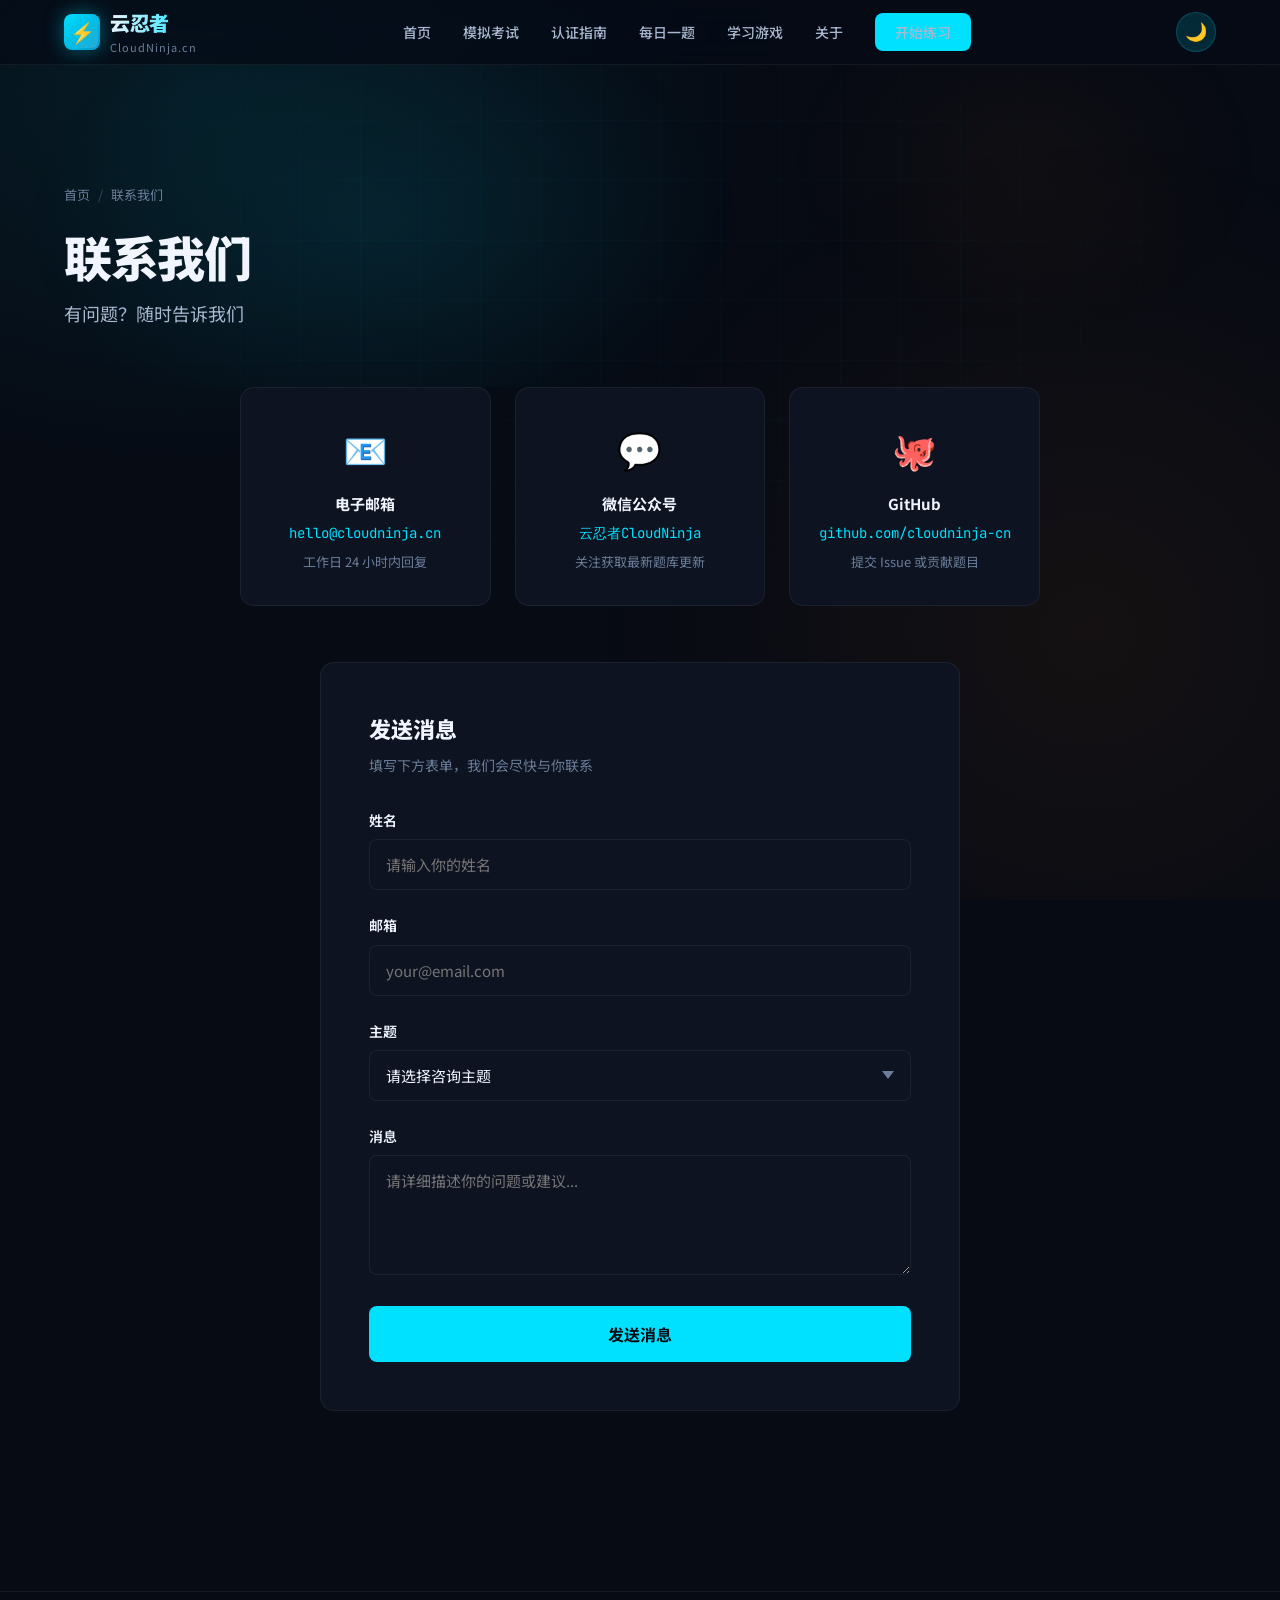
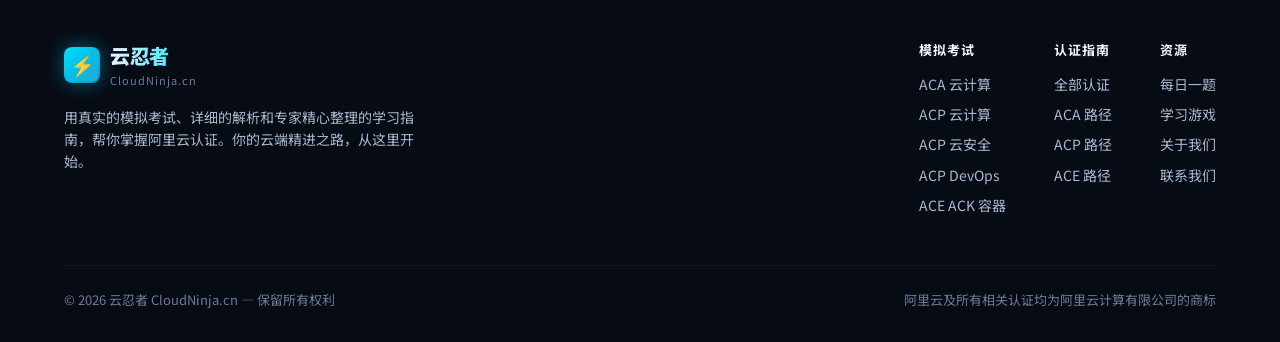
<file: contact.html>
<!DOCTYPE html>
<html lang="zh-CN">
<head>
    <meta charset="UTF-8">
    <meta name="viewport" content="width=device-width, initial-scale=1.0">
    <meta name="description" content="联系云忍者 — 有问题？随时告诉我们。邮箱、微信、GitHub 等多种联系方式。">
    <title>联系我们 | 云忍者</title>
    <link rel="preconnect" href="https://fonts.googleapis.com">
    <link rel="preconnect" href="https://fonts.gstatic.com" crossorigin>
    <link href="https://fonts.googleapis.com/css2?family=Noto+Sans+SC:wght@300;400;500;700;900&family=JetBrains+Mono:wght@400;600;700&display=swap" rel="stylesheet">
    <link rel="stylesheet" href="style.css">
    <style>
        /* Contact 页面专属样式 */
        .contact-info {
            display: grid;
            grid-template-columns: repeat(3, 1fr);
            gap: 24px;
            max-width: 800px;
            margin: 0 auto 56px;
        }
        .contact-info-card {
            background: var(--bg-1);
            border: 1px solid var(--border);
            border-radius: var(--radius);
            padding: 32px 24px;
            text-align: center;
            transition: all 0.3s;
        }
        .contact-info-card:hover {
            border-color: var(--border-hi);
            background: var(--bg-2);
            transform: translateY(-4px);
        }
        .contact-info-card .icon {
            font-size: 36px;
            margin-bottom: 14px;
        }
        .contact-info-card .title {
            font-size: 15px;
            font-weight: 700;
            color: var(--text-0);
            margin-bottom: 6px;
        }
        .contact-info-card .value {
            font-size: 14px;
            color: var(--accent);
            font-family: var(--font-mono);
            word-break: break-all;
        }
        .contact-info-card .desc {
            font-size: 13px;
            color: var(--text-2);
            margin-top: 8px;
        }
        .contact-form-wrap {
            background: var(--bg-1);
            border: 1px solid var(--border);
            border-radius: var(--radius);
            padding: 48px;
            max-width: 640px;
            margin: 0 auto;
        }
        .contact-form-wrap h2 {
            font-size: 22px;
            font-weight: 800;
            margin-bottom: 8px;
        }
        .contact-form-wrap .form-intro {
            font-size: 14px;
            color: var(--text-2);
            margin-bottom: 32px;
        }
        .form-group select {
            appearance: none;
            background-image: url("data:image/svg+xml,%3Csvg xmlns='http://www.w3.org/2000/svg' width='12' height='8' viewBox='0 0 12 8'%3E%3Cpath fill='%236b7d99' d='M6 8L0 0h12z'/%3E%3C/svg%3E");
            background-repeat: no-repeat;
            background-position: right 16px center;
            padding-right: 40px;
        }
        .form-group select option {
            background: var(--bg-2);
            color: var(--text-0);
        }
        .form-submit-btn {
            width: 100%;
            padding: 16px;
            border-radius: var(--radius-sm);
            background: var(--accent);
            color: var(--bg-0);
            font-weight: 700;
            font-size: 16px;
            border: none;
            cursor: pointer;
            transition: all 0.25s;
            font-family: var(--font-sans);
        }
        .form-submit-btn:hover {
            box-shadow: 0 0 32px var(--accent-glow);
            transform: translateY(-2px);
        }
        .form-submit-btn:active {
            transform: translateY(0);
        }
        .form-success {
            display: none;
            text-align: center;
            padding: 48px 32px;
        }
        .form-success.show {
            display: block;
            animation: fadeUp 0.5s;
        }
        .form-success .success-icon {
            font-size: 64px;
            margin-bottom: 20px;
        }
        .form-success h3 {
            font-size: 24px;
            font-weight: 800;
            margin-bottom: 12px;
            color: var(--green);
        }
        .form-success p {
            font-size: 15px;
            color: var(--text-1);
            margin-bottom: 28px;
            line-height: 1.7;
        }
        .form-error {
            font-size: 13px;
            color: var(--red);
            margin-top: 6px;
            display: none;
        }
        .form-error.show { display: block; }
        .form-group input.error,
        .form-group textarea.error,
        .form-group select.error {
            border-color: var(--red);
        }
        @keyframes fadeUp {
            from { opacity: 0; transform: translateY(30px); }
            to { opacity: 1; transform: translateY(0); }
        }
        @media (max-width: 768px) {
            .contact-info { grid-template-columns: 1fr; }
            .contact-form-wrap { padding: 32px 24px; }
        }
    </style>
<script>const t=new URLSearchParams(location.search).get('theme')||localStorage.getItem('theme');if(t==='light')document.documentElement.setAttribute('data-theme','light');</script>
</head>
<body>

<div class="bg-grid"></div>
<div class="bg-glow"></div>

<!-- ===== Navigation ===== -->
<nav id="nav"></nav>

<!-- ===== Page Header ===== -->
<section class="page-header">
    <div class="page-header-bg"></div>
    <div class="container">
        <div class="breadcrumb">
            <a href="index.html">首页</a>
            <span class="sep">/</span>
            <span>联系我们</span>
        </div>
        <h1>联系我们</h1>
        <p>有问题？随时告诉我们</p>
    </div>
</section>

<!-- ===== Contact Info ===== -->
<section class="section" style="padding-top: 0;">
    <div class="container">
        <div class="contact-info">
            <div class="contact-info-card reveal">
                <div class="icon">📧</div>
                <div class="title">电子邮箱</div>
                <div class="value">hello@cloudninja.cn</div>
                <div class="desc">工作日 24 小时内回复</div>
            </div>
            <div class="contact-info-card reveal">
                <div class="icon">💬</div>
                <div class="title">微信公众号</div>
                <div class="value">云忍者CloudNinja</div>
                <div class="desc">关注获取最新题库更新</div>
            </div>
            <div class="contact-info-card reveal">
                <div class="icon">🐙</div>
                <div class="title">GitHub</div>
                <div class="value">github.com/cloudninja-cn</div>
                <div class="desc">提交 Issue 或贡献题目</div>
            </div>
        </div>

        <!-- ===== Contact Form ===== -->
        <div class="contact-form-wrap reveal">
            <div id="formContainer">
                <h2>发送消息</h2>
                <p class="form-intro">填写下方表单，我们会尽快与你联系</p>
                <form class="contact-form" id="contactForm" novalidate>
                    <div class="form-group">
                        <label for="name">姓名</label>
                        <input type="text" id="name" name="name" placeholder="请输入你的姓名" required>
                        <div class="form-error" id="nameError">请输入你的姓名</div>
                    </div>
                    <div class="form-group">
                        <label for="email">邮箱</label>
                        <input type="email" id="email" name="email" placeholder="your@email.com" required>
                        <div class="form-error" id="emailError">请输入有效的邮箱地址</div>
                    </div>
                    <div class="form-group">
                        <label for="subject">主题</label>
                        <select id="subject" name="subject" required>
                            <option value="">请选择咨询主题</option>
                            <option value="cert">认证咨询</option>
                            <option value="tech">技术问题</option>
                            <option value="coop">合作建议</option>
                            <option value="feedback">反馈建议</option>
                        </select>
                        <div class="form-error" id="subjectError">请选择一个咨询主题</div>
                    </div>
                    <div class="form-group">
                        <label for="message">消息</label>
                        <textarea id="message" name="message" placeholder="请详细描述你的问题或建议..." required></textarea>
                        <div class="form-error" id="messageError">请输入消息内容（至少 10 个字符）</div>
                    </div>
                    <button type="submit" class="form-submit-btn">发送消息</button>
                </form>
            </div>

            <!-- 成功提示 -->
            <div class="form-success" id="formSuccess">
                <div class="success-icon">✅</div>
                <h3>消息发送成功！</h3>
                <p>感谢你的来信，我们已经收到你的消息。<br>会在工作日 24 小时内通过邮箱回复你。</p>
                <button class="btn-secondary" id="resetFormBtn">再发一条</button>
            </div>
        </div>
    </div>
</section>

<!-- ===== Footer ===== -->
<footer id="footer"></footer>

<script src="app.js"></script>
<script>
    (function () {
        const form = document.getElementById('contactForm');
        const formContainer = document.getElementById('formContainer');
        const formSuccess = document.getElementById('formSuccess');
        const resetBtn = document.getElementById('resetFormBtn');

        // 表单字段引用
        const fields = {
            name: document.getElementById('name'),
            email: document.getElementById('email'),
            subject: document.getElementById('subject'),
            message: document.getElementById('message')
        };
        const errors = {
            name: document.getElementById('nameError'),
            email: document.getElementById('emailError'),
            subject: document.getElementById('subjectError'),
            message: document.getElementById('messageError')
        };

        // 校验邮箱格式
        function isValidEmail(email) {
            return /^[^\s@]+@[^\s@]+\.[^\s@]+$/.test(email);
        }

        // 清除单个字段的错误状态
        function clearError(field) {
            fields[field].classList.remove('error');
            errors[field].classList.remove('show');
        }

        // 显示某个字段的错误
        function showError(field) {
            fields[field].classList.add('error');
            errors[field].classList.add('show');
        }

        // 输入时实时清除错误
        Object.keys(fields).forEach(function (key) {
            fields[key].addEventListener('input', function () { clearError(key); });
            fields[key].addEventListener('change', function () { clearError(key); });
        });

        // 表单提交
        form.addEventListener('submit', function (e) {
            e.preventDefault();
            var valid = true;

            // 校验姓名
            if (!fields.name.value.trim()) {
                showError('name');
                valid = false;
            }

            // 校验邮箱
            if (!fields.email.value.trim() || !isValidEmail(fields.email.value.trim())) {
                showError('email');
                valid = false;
            }

            // 校验主题
            if (!fields.subject.value) {
                showError('subject');
                valid = false;
            }

            // 校验消息
            if (!fields.message.value.trim() || fields.message.value.trim().length < 10) {
                showError('message');
                valid = false;
            }

            if (!valid) return;

            // 模拟提交成功
            formContainer.style.display = 'none';
            formSuccess.classList.add('show');
        });

        // 重置表单
        resetBtn.addEventListener('click', function () {
            form.reset();
            Object.keys(fields).forEach(function (key) { clearError(key); });
            formSuccess.classList.remove('show');
            formContainer.style.display = 'block';
        });
    })();
</script>

</body>
</html>
</file>
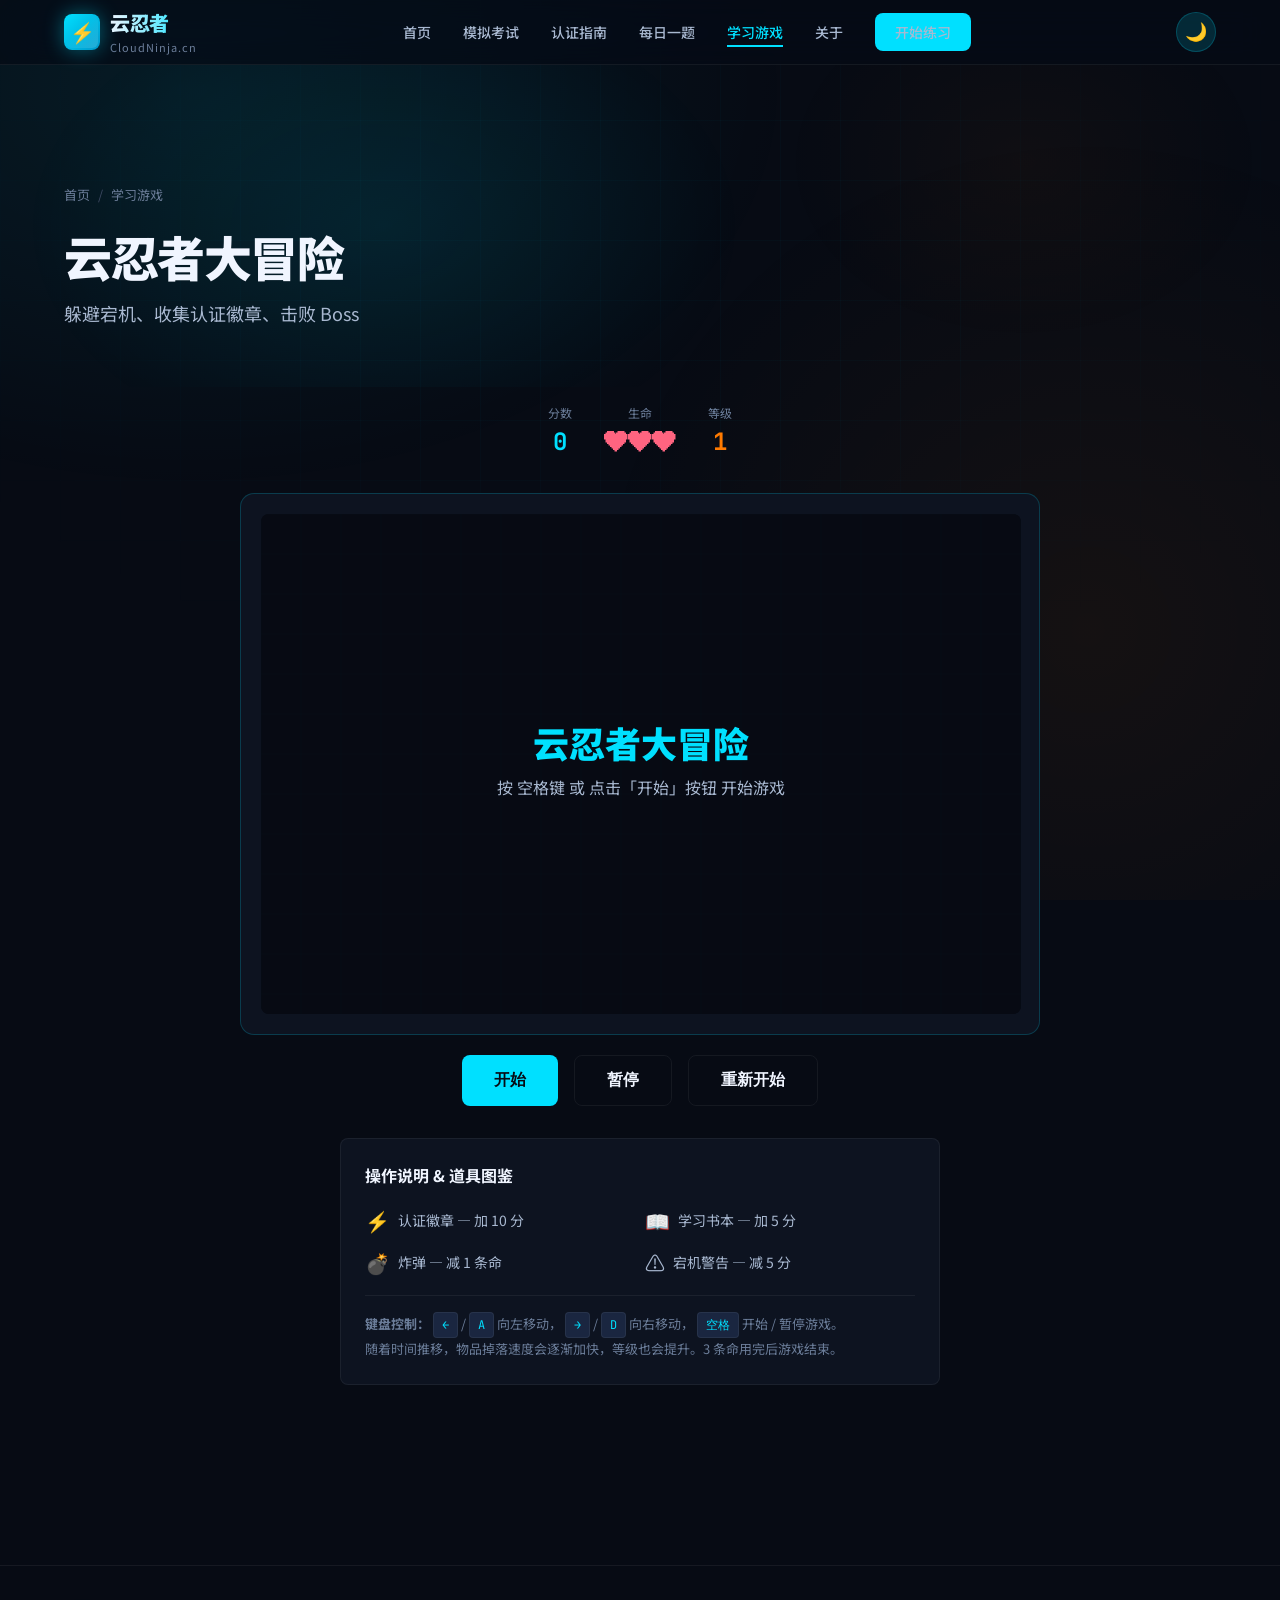
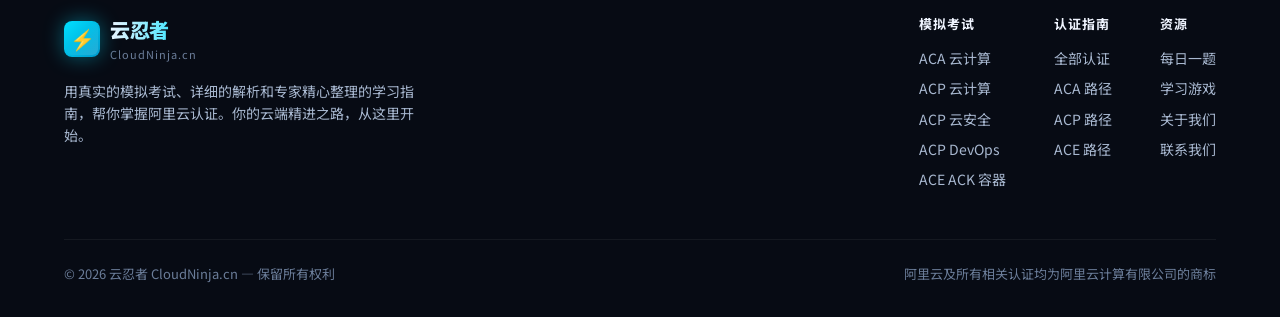
<file: game.html>
<!DOCTYPE html>
<html lang="zh-CN">
<head>
    <meta charset="UTF-8">
    <meta name="viewport" content="width=device-width, initial-scale=1.0">
    <meta name="description" content="云忍者大冒险 — 躲避宕机、收集认证徽章的街机学习小游戏，放松大脑的同时感受云计算乐趣。">
    <title>学习游戏 | 云忍者</title>
    <link rel="preconnect" href="https://fonts.googleapis.com">
    <link rel="preconnect" href="https://fonts.gstatic.com" crossorigin>
    <link href="https://fonts.googleapis.com/css2?family=Noto+Sans+SC:wght@300;400;500;700;900&family=JetBrains+Mono:wght@400;600;700&display=swap" rel="stylesheet">
    <link rel="stylesheet" href="style.css">
    <style>
        /* Game 页面专属样式 */
        .game-instructions {
            max-width: 600px;
            margin: 32px auto 0;
            padding: 24px;
            background: var(--bg-1);
            border: 1px solid var(--border);
            border-radius: var(--radius-sm);
            text-align: left;
        }
        .game-instructions h3 {
            font-size: 16px;
            font-weight: 700;
            margin-bottom: 16px;
            color: var(--text-0);
        }
        .game-instructions ul {
            list-style: none;
            display: grid;
            grid-template-columns: 1fr 1fr;
            gap: 10px;
        }
        .game-instructions li {
            display: flex;
            align-items: center;
            gap: 8px;
            font-size: 14px;
            color: var(--text-1);
        }
        .game-instructions li .item-emoji {
            font-size: 20px;
            flex-shrink: 0;
        }
        .game-instructions .key-hint {
            display: inline-block;
            padding: 2px 8px;
            background: var(--bg-3);
            border: 1px solid var(--border);
            border-radius: 4px;
            font-family: var(--font-mono);
            font-size: 12px;
            color: var(--accent);
        }
        .game-instructions .desc-full {
            margin-top: 16px;
            padding-top: 16px;
            border-top: 1px solid var(--border);
            font-size: 13px;
            color: var(--text-2);
            line-height: 1.7;
        }
        @media (max-width: 600px) {
            .game-instructions ul { grid-template-columns: 1fr; }
            #gameCanvas { max-width: 100%; height: auto; }
        }
    </style>
<script>const t=new URLSearchParams(location.search).get('theme')||localStorage.getItem('theme');if(t==='light')document.documentElement.setAttribute('data-theme','light');</script>
</head>
<body>

<div class="bg-grid"></div>
<div class="bg-glow"></div>

<!-- ===== Navigation ===== -->
<nav id="nav"></nav>

<!-- ===== Page Header ===== -->
<section class="page-header">
    <div class="page-header-bg"></div>
    <div class="container">
        <div class="breadcrumb">
            <a href="index.html">首页</a>
            <span class="sep">/</span>
            <span>学习游戏</span>
        </div>
        <h1>云忍者大冒险</h1>
        <p>躲避宕机、收集认证徽章、击败 Boss</p>
    </div>
</section>

<!-- ===== Game ===== -->
<section class="section" style="padding-top: 0;">
    <div class="container">
        <div class="game-container">
            <!-- 分数 / 生命 / 等级 -->
            <div class="game-score">
                <div class="game-score-item">
                    <div class="label">分数</div>
                    <div class="value" id="scoreDisplay">0</div>
                </div>
                <div class="game-score-item">
                    <div class="label">生命</div>
                    <div class="value" id="livesDisplay" style="color: var(--red);">❤❤❤</div>
                </div>
                <div class="game-score-item">
                    <div class="label">等级</div>
                    <div class="value" id="levelDisplay" style="color: var(--warm);">1</div>
                </div>
            </div>

            <!-- Canvas -->
            <div class="game-canvas-wrap">
                <canvas id="gameCanvas" width="760" height="500"></canvas>
            </div>

            <!-- 控制按钮 -->
            <div class="game-controls">
                <button class="btn-primary" id="startBtn">开始</button>
                <button class="btn-secondary" id="pauseBtn" disabled>暂停</button>
                <button class="btn-secondary" id="restartBtn">重新开始</button>
            </div>

            <!-- 操作说明 -->
            <div class="game-instructions">
                <h3>操作说明 & 道具图鉴</h3>
                <ul>
                    <li><span class="item-emoji">⚡</span> 认证徽章 — 加 10 分</li>
                    <li><span class="item-emoji">📖</span> 学习书本 — 加 5 分</li>
                    <li><span class="item-emoji">💣</span> 炸弹 — 减 1 条命</li>
                    <li><span class="item-emoji">⚠️</span> 宕机警告 — 减 5 分</li>
                </ul>
                <div class="desc-full">
                    <strong>键盘控制：</strong>
                    <span class="key-hint">←</span> / <span class="key-hint">A</span> 向左移动，
                    <span class="key-hint">→</span> / <span class="key-hint">D</span> 向右移动，
                    <span class="key-hint">空格</span> 开始 / 暂停游戏。<br>
                    随着时间推移，物品掉落速度会逐渐加快，等级也会提升。3 条命用完后游戏结束。
                </div>
            </div>
        </div>
    </div>
</section>

<!-- ===== Footer ===== -->
<footer id="footer"></footer>

<script src="app.js"></script>
<script>
(function () {
    'use strict';

    // ===== Canvas 初始化 =====
    var canvas = document.getElementById('gameCanvas');
    var ctx = canvas.getContext('2d');
    var W = canvas.width;   // 760
    var H = canvas.height;  // 500

    // ===== DOM 元素 =====
    var scoreEl = document.getElementById('scoreDisplay');
    var livesEl = document.getElementById('livesDisplay');
    var levelEl = document.getElementById('levelDisplay');
    var startBtn = document.getElementById('startBtn');
    var pauseBtn = document.getElementById('pauseBtn');
    var restartBtn = document.getElementById('restartBtn');

    // ===== 游戏状态 =====
    var STATE = { IDLE: 'idle', PLAYING: 'playing', PAUSED: 'paused', GAMEOVER: 'gameover' };
    var state = STATE.IDLE;

    // ===== 游戏数据 =====
    var score = 0;
    var lives = 3;
    var level = 1;
    var elapsedTime = 0;       // 游戏经过的毫秒数（用于难度递增）
    var spawnTimer = 0;        // 距离上次生成物品的时间
    var spawnInterval = 900;   // 物品生成间隔（毫秒），随等级递减
    var baseFallSpeed = 1.5;   // 基础下落速度
    var keys = {};             // 按键状态

    // ===== 玩家 =====
    var player = {
        x: W / 2 - 24,
        y: H - 70,
        width: 48,
        height: 48,
        speed: 6,
        emoji: '🥷'
    };

    // ===== 掉落物品定义 =====
    var ITEM_TYPES = [
        { emoji: '⚡',  type: 'badge',  score: 10,  weight: 30 },  // 认证徽章
        { emoji: '📖', type: 'book',   score: 5,   weight: 25 },  // 书本
        { emoji: '💣', type: 'bomb',   score: 0,   weight: 20 },  // 炸弹
        { emoji: '⚠️',  type: 'warn',   score: -5,  weight: 25 }   // 宕机警告
    ];

    var items = [];       // 当前画面上的掉落物品
    var particles = [];   // 粒子效果（碰撞反馈）

    // ===== 工具函数 =====
    function rand(min, max) {
        return Math.random() * (max - min) + min;
    }

    function randInt(min, max) {
        return Math.floor(rand(min, max));
    }

    // 按权重随机选择物品类型
    function pickItemType() {
        var totalWeight = 0;
        for (var i = 0; i < ITEM_TYPES.length; i++) totalWeight += ITEM_TYPES[i].weight;
        var r = Math.random() * totalWeight;
        for (var j = 0; j < ITEM_TYPES.length; j++) {
            r -= ITEM_TYPES[j].weight;
            if (r <= 0) return ITEM_TYPES[j];
        }
        return ITEM_TYPES[0];
    }

    // 生成一个掉落物品
    function spawnItem() {
        var type = pickItemType();
        items.push({
            x: rand(20, W - 50),
            y: -40,
            width: 36,
            height: 36,
            speed: baseFallSpeed + level * 0.4 + rand(0, 0.8),
            emoji: type.emoji,
            type: type.type,
            score: type.score,
            rotation: 0,
            rotSpeed: rand(-0.05, 0.05)
        });
    }

    // 生成粒子效果
    function spawnParticles(x, y, color, count) {
        for (var i = 0; i < count; i++) {
            particles.push({
                x: x,
                y: y,
                vx: rand(-3, 3),
                vy: rand(-4, 0),
                life: 1.0,
                color: color,
                size: rand(2, 5)
            });
        }
    }

    // ===== 重置游戏 =====
    function resetGame() {
        score = 0;
        lives = 3;
        level = 1;
        elapsedTime = 0;
        spawnTimer = 0;
        spawnInterval = 900;
        items = [];
        particles = [];
        player.x = W / 2 - 24;
        updateUI();
    }

    // ===== 更新 UI 显示 =====
    function updateUI() {
        scoreEl.textContent = score;
        livesEl.textContent = '';
        for (var i = 0; i < lives; i++) livesEl.textContent += '❤';
        if (lives === 0) livesEl.textContent = '💀';
        levelEl.textContent = level;
    }

    // ===== 碰撞检测（AABB） =====
    function checkCollision(a, b) {
        return a.x < b.x + b.width &&
               a.x + a.width > b.x &&
               a.y < b.y + b.height &&
               a.y + a.height > b.y;
    }

    // ===== 游戏更新逻辑 =====
    function update(dt) {
        if (state !== STATE.PLAYING) return;

        elapsedTime += dt;

        // 难度递增：每 15 秒提升一个等级
        var newLevel = Math.floor(elapsedTime / 15000) + 1;
        if (newLevel !== level) {
            level = newLevel;
            spawnInterval = Math.max(350, 900 - level * 70); // 生成间隔随等级缩短
            updateUI();
        }

        // 玩家移动
        if (keys['ArrowLeft'] || keys['a'] || keys['A']) {
            player.x -= player.speed;
        }
        if (keys['ArrowRight'] || keys['d'] || keys['D']) {
            player.x += player.speed;
        }
        // 边界限制
        if (player.x < 0) player.x = 0;
        if (player.x + player.width > W) player.x = W - player.width;

        // 生成物品
        spawnTimer += dt;
        if (spawnTimer >= spawnInterval) {
            spawnTimer = 0;
            spawnItem();
        }

        // 更新物品
        for (var i = items.length - 1; i >= 0; i--) {
            var item = items[i];
            item.y += item.speed;
            item.rotation += item.rotSpeed;

            // 碰撞检测
            if (checkCollision(player, item)) {
                if (item.type === 'bomb') {
                    lives--;
                    spawnParticles(item.x + 18, item.y + 18, '#ff6480', 15);
                    // 屏幕震动效果
                    canvas.style.transform = 'translateX(4px)';
                    setTimeout(function () { canvas.style.transform = 'translateX(-3px)'; }, 50);
                    setTimeout(function () { canvas.style.transform = 'translateX(0)'; }, 100);
                } else {
                    score += item.score;
                    if (score < 0) score = 0;
                    var pColor = item.score > 0 ? '#00ff9d' : '#ff7a00';
                    spawnParticles(item.x + 18, item.y + 18, pColor, 10);
                }
                items.splice(i, 1);
                updateUI();
                continue;
            }

            // 物品掉出屏幕底部
            if (item.y > H) {
                items.splice(i, 1);
            }
        }

        // 更新粒子
        for (var j = particles.length - 1; j >= 0; j--) {
            var p = particles[j];
            p.x += p.vx;
            p.y += p.vy;
            p.vy += 0.15; // 重力
            p.life -= 0.025;
            if (p.life <= 0) particles.splice(j, 1);
        }

        // 检查游戏结束
        if (lives <= 0) {
            state = STATE.GAMEOVER;
            startBtn.textContent = '开始';
            startBtn.disabled = false;
            pauseBtn.disabled = true;
        }
    }

    // ===== 绘制网格背景 =====
    function drawGrid() {
        ctx.strokeStyle = 'rgba(0, 224, 255, 0.04)';
        ctx.lineWidth = 1;
        var gridSize = 40;
        for (var x = 0; x <= W; x += gridSize) {
            ctx.beginPath();
            ctx.moveTo(x, 0);
            ctx.lineTo(x, H);
            ctx.stroke();
        }
        for (var y = 0; y <= H; y += gridSize) {
            ctx.beginPath();
            ctx.moveTo(0, y);
            ctx.lineTo(W, y);
            ctx.stroke();
        }
    }

    // ===== 绘制顶部 UI（分数条） =====
    function drawTopUI() {
        // 半透明背景条
        ctx.fillStyle = 'rgba(13, 19, 32, 0.85)';
        ctx.fillRect(0, 0, W, 44);
        ctx.strokeStyle = 'rgba(0, 224, 255, 0.15)';
        ctx.lineWidth = 1;
        ctx.beginPath();
        ctx.moveTo(0, 44);
        ctx.lineTo(W, 44);
        ctx.stroke();

        ctx.font = '600 14px "JetBrains Mono", monospace';
        ctx.textBaseline = 'middle';

        // 分数
        ctx.fillStyle = '#00e0ff';
        ctx.textAlign = 'left';
        ctx.fillText('SCORE  ' + score, 20, 22);

        // 生命
        ctx.fillStyle = '#ff6480';
        ctx.textAlign = 'center';
        var hearts = '';
        for (var i = 0; i < lives; i++) hearts += '❤ ';
        ctx.fillText(hearts.trim() || '💀', W / 2, 22);

        // 等级
        ctx.fillStyle = '#ff7a00';
        ctx.textAlign = 'right';
        ctx.fillText('LV ' + level, W - 20, 22);
    }

    // ===== 绘制玩家 =====
    function drawPlayer() {
        ctx.font = '36px "Noto Sans SC", sans-serif';
        ctx.textAlign = 'center';
        ctx.textBaseline = 'middle';
        ctx.fillText(player.emoji, player.x + player.width / 2, player.y + player.height / 2);

        // 玩家底部光晕
        var glowGrad = ctx.createRadialGradient(
            player.x + player.width / 2, player.y + player.height + 8, 0,
            player.x + player.width / 2, player.y + player.height + 8, 30
        );
        glowGrad.addColorStop(0, 'rgba(0, 224, 255, 0.25)');
        glowGrad.addColorStop(1, 'rgba(0, 224, 255, 0)');
        ctx.fillStyle = glowGrad;
        ctx.beginPath();
        ctx.ellipse(player.x + player.width / 2, player.y + player.height + 8, 30, 8, 0, 0, Math.PI * 2);
        ctx.fill();
    }

    // ===== 绘制掉落物品 =====
    function drawItems() {
        ctx.font = '28px "Noto Sans SC", sans-serif';
        ctx.textAlign = 'center';
        ctx.textBaseline = 'middle';
        for (var i = 0; i < items.length; i++) {
            var item = items[i];
            ctx.save();
            ctx.translate(item.x + item.width / 2, item.y + item.height / 2);
            ctx.rotate(item.rotation);
            ctx.fillText(item.emoji, 0, 0);
            ctx.restore();
        }
    }

    // ===== 绘制粒子 =====
    function drawParticles() {
        for (var i = 0; i < particles.length; i++) {
            var p = particles[i];
            ctx.save();
            ctx.globalAlpha = Math.max(0, p.life);
            ctx.fillStyle = p.color;
            ctx.beginPath();
            ctx.arc(p.x, p.y, p.size, 0, Math.PI * 2);
            ctx.fill();
            ctx.restore();
        }
    }

    // ===== 绘制遮罩文字（开始/暂停/结束） =====
    function drawOverlay(title, subtitle, accentColor) {
        ctx.fillStyle = 'rgba(7, 11, 20, 0.78)';
        ctx.fillRect(0, 0, W, H);

        ctx.textAlign = 'center';
        ctx.textBaseline = 'middle';

        // 标题
        ctx.font = '900 36px "Noto Sans SC", sans-serif';
        ctx.fillStyle = accentColor || '#00e0ff';
        ctx.fillText(title, W / 2, H / 2 - 20);

        // 副标题
        ctx.font = '400 16px "Noto Sans SC", sans-serif';
        ctx.fillStyle = '#a8b8d0';
        ctx.fillText(subtitle, W / 2, H / 2 + 24);
    }

    // ===== 主渲染函数 =====
    function render() {
        // 清空画布
        ctx.fillStyle = '#070b14';
        ctx.fillRect(0, 0, W, H);

        // 网格背景
        drawGrid();

        if (state === STATE.IDLE) {
            drawOverlay('云忍者大冒险', '按 空格键 或 点击「开始」按钮 开始游戏', '#00e0ff');
            return;
        }

        if (state === STATE.GAMEOVER) {
            // 绘制最后的游戏画面（模糊在遮罩下方）
            drawItems();
            drawPlayer();
            drawParticles();
            drawTopUI();
            ctx.fillStyle = 'rgba(7, 11, 20, 0.82)';
            ctx.fillRect(0, 0, W, H);

            ctx.textAlign = 'center';
            ctx.textBaseline = 'middle';

            ctx.font = '900 40px "Noto Sans SC", sans-serif';
            ctx.fillStyle = '#ff6480';
            ctx.fillText('游戏结束', W / 2, H / 2 - 50);

            ctx.font = '700 28px "JetBrains Mono", monospace';
            ctx.fillStyle = '#00e0ff';
            ctx.fillText('最终得分: ' + score, W / 2, H / 2);

            ctx.font = '400 15px "Noto Sans SC", sans-serif';
            ctx.fillStyle = '#a8b8d0';
            ctx.fillText('达到等级 ' + level + ' · 按 空格键 或 点击「重新开始」再战一局', W / 2, H / 2 + 40);
            return;
        }

        // 正常游戏渲染
        drawItems();
        drawPlayer();
        drawParticles();
        drawTopUI();

        if (state === STATE.PAUSED) {
            drawOverlay('游戏暂停', '按 空格键 或 点击「开始」继续', '#ff7a00');
        }
    }

    // ===== 游戏主循环 =====
    var lastTime = 0;
    function gameLoop(timestamp) {
        if (!lastTime) lastTime = timestamp;
        var dt = timestamp - lastTime;
        lastTime = timestamp;

        // 限制 dt 防止切屏后跳帧
        if (dt > 100) dt = 100;

        update(dt);
        render();
        requestAnimationFrame(gameLoop);
    }

    // ===== 开始游戏 =====
    function startGame() {
        if (state === STATE.GAMEOVER || state === STATE.IDLE) {
            resetGame();
        }
        state = STATE.PLAYING;
        startBtn.textContent = '运行中';
        startBtn.disabled = true;
        pauseBtn.disabled = false;
        pauseBtn.textContent = '暂停';
    }

    // ===== 暂停 / 继续 =====
    function togglePause() {
        if (state === STATE.PLAYING) {
            state = STATE.PAUSED;
            startBtn.textContent = '继续';
            startBtn.disabled = false;
            pauseBtn.textContent = '继续';
        } else if (state === STATE.PAUSED) {
            state = STATE.PLAYING;
            startBtn.textContent = '运行中';
            startBtn.disabled = true;
            pauseBtn.textContent = '暂停';
        }
    }

    // ===== 重新开始 =====
    function restartGame() {
        resetGame();
        state = STATE.PLAYING;
        startBtn.textContent = '运行中';
        startBtn.disabled = true;
        pauseBtn.disabled = false;
        pauseBtn.textContent = '暂停';
    }

    // ===== 按钮事件 =====
    startBtn.addEventListener('click', function () {
        if (state === STATE.PAUSED) {
            togglePause();
        } else {
            startGame();
        }
    });

    pauseBtn.addEventListener('click', function () {
        togglePause();
    });

    restartBtn.addEventListener('click', function () {
        restartGame();
    });

    // ===== 键盘事件 =====
    document.addEventListener('keydown', function (e) {
        keys[e.key] = true;

        // 阻止箭头键滚动页面
        if (['ArrowLeft', 'ArrowRight', 'ArrowUp', 'ArrowDown', ' '].indexOf(e.key) > -1) {
            e.preventDefault();
        }

        // 空格键
        if (e.key === ' ' || e.code === 'Space') {
            if (state === STATE.IDLE || state === STATE.GAMEOVER) {
                startGame();
            } else if (state === STATE.PLAYING || state === STATE.PAUSED) {
                togglePause();
            }
        }
    });

    document.addEventListener('keyup', function (e) {
        keys[e.key] = false;
    });

    // ===== 启动 =====
    updateUI();
    requestAnimationFrame(gameLoop);
})();
</script>

</body>
</html>
</file>
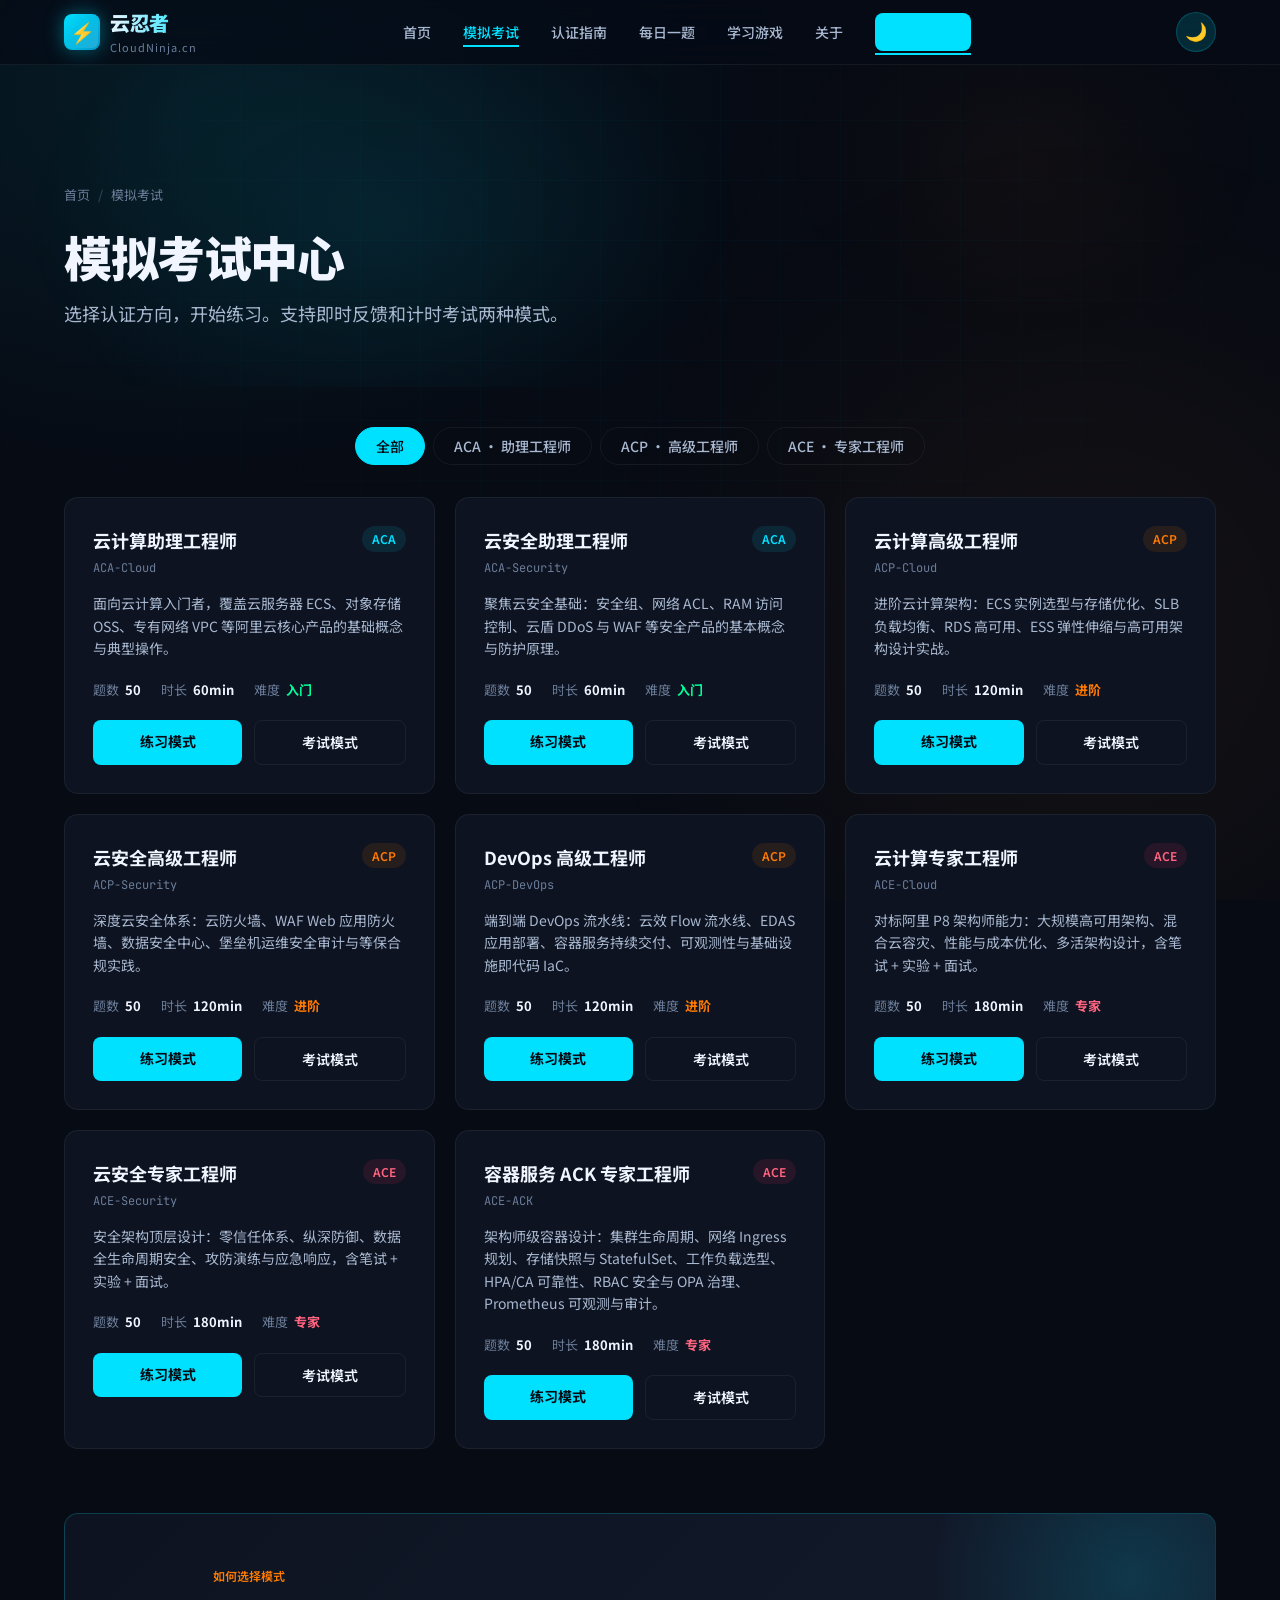
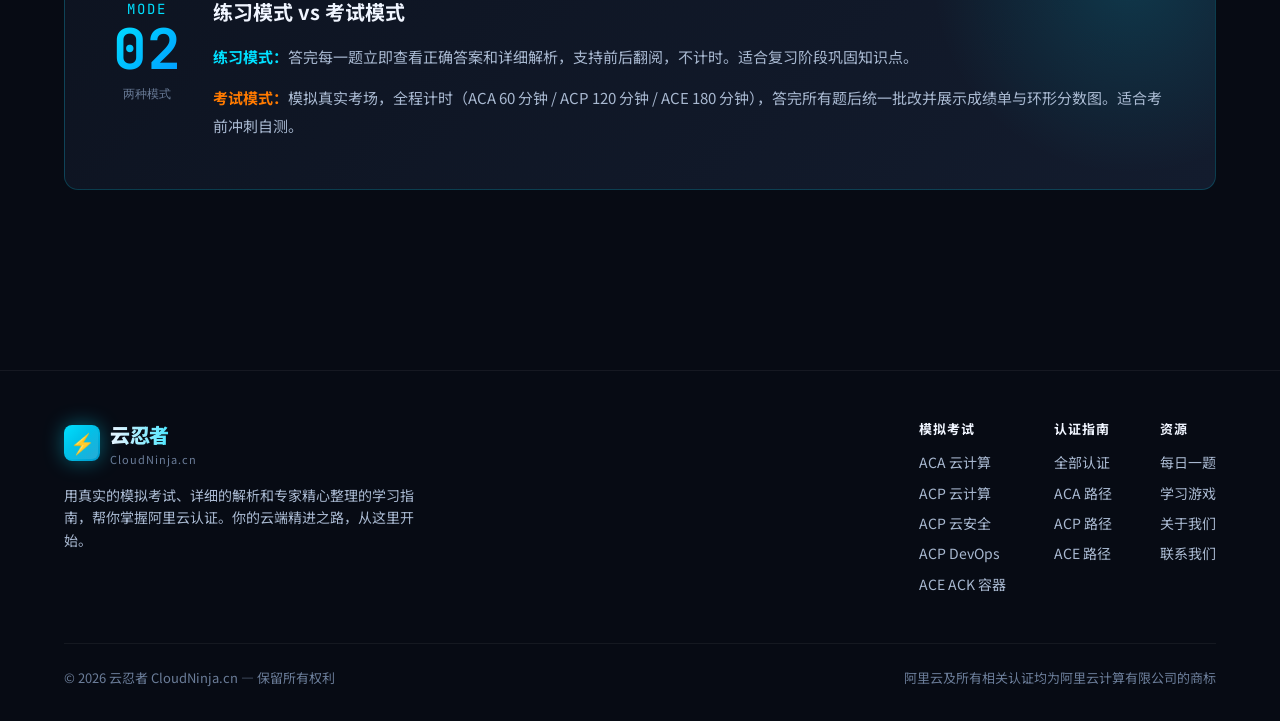
<file: practice.html>
<!DOCTYPE html>
<html lang="zh-CN">
<head>
    <meta charset="UTF-8">
    <meta name="viewport" content="width=device-width, initial-scale=1.0">
    <meta name="description" content="云忍者模拟考试中心 — 覆盖 ACA、ACP、ACE 全部认证方向，支持即时反馈练习模式和计时考试模式，免费在线刷题。">
    <meta name="keywords" content="阿里云认证, 模拟考试, ACA, ACP, ACE, 在线刷题, 云忍者">
    <title>模拟考试 | 云忍者</title>
    <link rel="preconnect" href="https://fonts.googleapis.com">
    <link rel="preconnect" href="https://fonts.gstatic.com" crossorigin>
    <link href="https://fonts.googleapis.com/css2?family=Noto+Sans+SC:wght@300;400;500;700;900&family=JetBrains+Mono:wght@400;600;700&display=swap" rel="stylesheet">
    <link rel="stylesheet" href="style.css">
<script>const t=new URLSearchParams(location.search).get('theme')||localStorage.getItem('theme');if(t==='light')document.documentElement.setAttribute('data-theme','light');</script>
</head>
<body>

<div class="bg-grid"></div>
<div class="bg-glow"></div>

<!-- ===== Navigation ===== -->
<nav id="nav"></nav>

<!-- ===== Page Header ===== -->
<header class="page-header">
    <div class="page-header-bg"></div>
    <div class="container">
        <div class="breadcrumb">
            <a href="index.html">首页</a>
            <span class="sep">/</span>
            <span>模拟考试</span>
        </div>
        <h1>模拟考试中心</h1>
        <p>选择认证方向，开始练习。支持即时反馈和计时考试两种模式。</p>
    </div>
</header>

<!-- ===== Exams ===== -->
<section class="section" style="padding-top: 40px;">
    <div class="container">
        <div class="cert-filter reveal">
            <button class="filter-btn active" data-level="all">全部</button>
            <button class="filter-btn" data-level="aca">ACA · 助理工程师</button>
            <button class="filter-btn" data-level="acp">ACP · 高级工程师</button>
            <button class="filter-btn" data-level="ace">ACE · 专家工程师</button>
        </div>

        <div class="exam-grid" id="examGrid">

            <!-- ===== ACA ===== -->
            <div class="exam-card reveal" data-level="aca" data-exam="aca-cloud">
                <div class="exam-card-head">
                    <div>
                        <h3>云计算助理工程师</h3>
                        <div class="exam-code">ACA-Cloud</div>
                    </div>
                    <span class="cert-level level-aca">ACA</span>
                </div>
                <div class="exam-desc">面向云计算入门者，覆盖云服务器 ECS、对象存储 OSS、专有网络 VPC 等阿里云核心产品的基础概念与典型操作。</div>
                <div class="exam-meta">
                    <div class="exam-meta-item">题数 <strong style="color:var(--text-0)">50</strong></div>
                    <div class="exam-meta-item">时长 <strong style="color:var(--text-0)">60min</strong></div>
                    <div class="exam-meta-item">难度 <strong style="color:var(--green)">入门</strong></div>
                </div>
                <div class="exam-actions">
                    <a class="exam-btn-practice" href="quiz.html?exam=aca-cloud&mode=practice">练习模式</a>
                    <a class="exam-btn-exam" href="quiz.html?exam=aca-cloud&mode=exam">考试模式</a>
                </div>
            </div>

            <div class="exam-card reveal" data-level="aca" data-exam="aca-security">
                <div class="exam-card-head">
                    <div>
                        <h3>云安全助理工程师</h3>
                        <div class="exam-code">ACA-Security</div>
                    </div>
                    <span class="cert-level level-aca">ACA</span>
                </div>
                <div class="exam-desc">聚焦云安全基础：安全组、网络 ACL、RAM 访问控制、云盾 DDoS 与 WAF 等安全产品的基本概念与防护原理。</div>
                <div class="exam-meta">
                    <div class="exam-meta-item">题数 <strong style="color:var(--text-0)">50</strong></div>
                    <div class="exam-meta-item">时长 <strong style="color:var(--text-0)">60min</strong></div>
                    <div class="exam-meta-item">难度 <strong style="color:var(--green)">入门</strong></div>
                </div>
                <div class="exam-actions">
                    <a class="exam-btn-practice" href="quiz.html?exam=aca-security&mode=practice">练习模式</a>
                    <a class="exam-btn-exam" href="quiz.html?exam=aca-security&mode=exam">考试模式</a>
                </div>
            </div>

            <!-- ===== ACP ===== -->
            <div class="exam-card reveal" data-level="acp" data-exam="acp-cloud">
                <div class="exam-card-head">
                    <div>
                        <h3>云计算高级工程师</h3>
                        <div class="exam-code">ACP-Cloud</div>
                    </div>
                    <span class="cert-level level-acp">ACP</span>
                </div>
                <div class="exam-desc">进阶云计算架构：ECS 实例选型与存储优化、SLB 负载均衡、RDS 高可用、ESS 弹性伸缩与高可用架构设计实战。</div>
                <div class="exam-meta">
                    <div class="exam-meta-item">题数 <strong style="color:var(--text-0)">50</strong></div>
                    <div class="exam-meta-item">时长 <strong style="color:var(--text-0)">120min</strong></div>
                    <div class="exam-meta-item">难度 <strong style="color:var(--warm)">进阶</strong></div>
                </div>
                <div class="exam-actions">
                    <a class="exam-btn-practice" href="quiz.html?exam=acp-cloud&mode=practice">练习模式</a>
                    <a class="exam-btn-exam" href="quiz.html?exam=acp-cloud&mode=exam">考试模式</a>
                </div>
            </div>

            <div class="exam-card reveal" data-level="acp" data-exam="acp-security">
                <div class="exam-card-head">
                    <div>
                        <h3>云安全高级工程师</h3>
                        <div class="exam-code">ACP-Security</div>
                    </div>
                    <span class="cert-level level-acp">ACP</span>
                </div>
                <div class="exam-desc">深度云安全体系：云防火墙、WAF Web 应用防火墙、数据安全中心、堡垒机运维安全审计与等保合规实践。</div>
                <div class="exam-meta">
                    <div class="exam-meta-item">题数 <strong style="color:var(--text-0)">50</strong></div>
                    <div class="exam-meta-item">时长 <strong style="color:var(--text-0)">120min</strong></div>
                    <div class="exam-meta-item">难度 <strong style="color:var(--warm)">进阶</strong></div>
                </div>
                <div class="exam-actions">
                    <a class="exam-btn-practice" href="quiz.html?exam=acp-security&mode=practice">练习模式</a>
                    <a class="exam-btn-exam" href="quiz.html?exam=acp-security&mode=exam">考试模式</a>
                </div>
            </div>

            <div class="exam-card reveal" data-level="acp" data-exam="acp-devops">
                <div class="exam-card-head">
                    <div>
                        <h3>DevOps 高级工程师</h3>
                        <div class="exam-code">ACP-DevOps</div>
                    </div>
                    <span class="cert-level level-acp">ACP</span>
                </div>
                <div class="exam-desc">端到端 DevOps 流水线：云效 Flow 流水线、EDAS 应用部署、容器服务持续交付、可观测性与基础设施即代码 IaC。</div>
                <div class="exam-meta">
                    <div class="exam-meta-item">题数 <strong style="color:var(--text-0)">50</strong></div>
                    <div class="exam-meta-item">时长 <strong style="color:var(--text-0)">120min</strong></div>
                    <div class="exam-meta-item">难度 <strong style="color:var(--warm)">进阶</strong></div>
                </div>
                <div class="exam-actions">
                    <a class="exam-btn-practice" href="quiz.html?exam=acp-devops&mode=practice">练习模式</a>
                    <a class="exam-btn-exam" href="quiz.html?exam=acp-devops&mode=exam">考试模式</a>
                </div>
            </div>

            <!-- ===== ACE ===== -->
            <div class="exam-card reveal" data-level="ace" data-exam="ace-cloud">
                <div class="exam-card-head">
                    <div>
                        <h3>云计算专家工程师</h3>
                        <div class="exam-code">ACE-Cloud</div>
                    </div>
                    <span class="cert-level level-ace">ACE</span>
                </div>
                <div class="exam-desc">对标阿里 P8 架构师能力：大规模高可用架构、混合云容灾、性能与成本优化、多活架构设计，含笔试 + 实验 + 面试。</div>
                <div class="exam-meta">
                    <div class="exam-meta-item">题数 <strong style="color:var(--text-0)">50</strong></div>
                    <div class="exam-meta-item">时长 <strong style="color:var(--text-0)">180min</strong></div>
                    <div class="exam-meta-item">难度 <strong style="color:var(--red)">专家</strong></div>
                </div>
                <div class="exam-actions">
                    <a class="exam-btn-practice" href="quiz.html?exam=ace-cloud&mode=practice">练习模式</a>
                    <a class="exam-btn-exam" href="quiz.html?exam=ace-cloud&mode=exam">考试模式</a>
                </div>
            </div>

            <div class="exam-card reveal" data-level="ace" data-exam="ace-security">
                <div class="exam-card-head">
                    <div>
                        <h3>云安全专家工程师</h3>
                        <div class="exam-code">ACE-Security</div>
                    </div>
                    <span class="cert-level level-ace">ACE</span>
                </div>
                <div class="exam-desc">安全架构顶层设计：零信任体系、纵深防御、数据全生命周期安全、攻防演练与应急响应，含笔试 + 实验 + 面试。</div>
                <div class="exam-meta">
                    <div class="exam-meta-item">题数 <strong style="color:var(--text-0)">50</strong></div>
                    <div class="exam-meta-item">时长 <strong style="color:var(--text-0)">180min</strong></div>
                    <div class="exam-meta-item">难度 <strong style="color:var(--red)">专家</strong></div>
                </div>
                <div class="exam-actions">
                    <a class="exam-btn-practice" href="quiz.html?exam=ace-security&mode=practice">练习模式</a>
                    <a class="exam-btn-exam" href="quiz.html?exam=ace-security&mode=exam">考试模式</a>
                </div>
            </div>

            <div class="exam-card reveal" data-level="ace" data-exam="ace-ack">
                <div class="exam-card-head">
                    <div>
                        <h3>容器服务 ACK 专家工程师</h3>
                        <div class="exam-code">ACE-ACK</div>
                    </div>
                    <span class="cert-level level-ace">ACE</span>
                </div>
                <div class="exam-desc">架构师级容器设计：集群生命周期、网络 Ingress 规划、存储快照与 StatefulSet、工作负载选型、HPA/CA 可靠性、RBAC 安全与 OPA 治理、Prometheus 可观测与审计。</div>
                <div class="exam-meta">
                    <div class="exam-meta-item">题数 <strong style="color:var(--text-0)">50</strong></div>
                    <div class="exam-meta-item">时长 <strong style="color:var(--text-0)">180min</strong></div>
                    <div class="exam-meta-item">难度 <strong style="color:var(--red)">专家</strong></div>
                </div>
                <div class="exam-actions">
                    <a class="exam-btn-practice" href="quiz.html?exam=ace-ack&mode=practice">练习模式</a>
                    <a class="exam-btn-exam" href="quiz.html?exam=ace-ack&mode=exam">考试模式</a>
                </div>
            </div>

        </div>

        <!-- Mode tips -->
        <div class="qotd-wrap reveal" style="margin-top: 64px; grid-template-columns: auto 1fr; gap: 32px;">
            <div class="qotd-date">
                <div class="month">MODE</div>
                <div class="day">02</div>
                <div class="label">两种模式</div>
            </div>
            <div class="qotd-content">
                <div class="qotd-tag">如何选择模式</div>
                <h3 style="font-size:20px;font-weight:700;margin-bottom:16px;">练习模式 vs 考试模式</h3>
                <p style="font-size:15px;color:var(--text-1);line-height:1.9;margin-bottom:12px;">
                    <strong style="color:var(--accent);">练习模式：</strong>答完每一题立即查看正确答案和详细解析，支持前后翻阅，不计时。适合复习阶段巩固知识点。
                </p>
                <p style="font-size:15px;color:var(--text-1);line-height:1.9;">
                    <strong style="color:var(--warm);">考试模式：</strong>模拟真实考场，全程计时（ACA 60 分钟 / ACP 120 分钟 / ACE 180 分钟），答完所有题后统一批改并展示成绩单与环形分数图。适合考前冲刺自测。
                </p>
            </div>
        </div>

    </div>
</section>

<!-- ===== Footer ===== -->
<footer id="footer"></footer>

<script src="app.js"></script>
<script src="exam-config.js"></script>
<script>
    // ===== Exam filter =====
    document.querySelectorAll('.filter-btn').forEach(btn => {
        btn.addEventListener('click', () => {
            document.querySelectorAll('.filter-btn').forEach(b => b.classList.remove('active'));
            btn.classList.add('active');
            const level = btn.dataset.level;
            document.querySelectorAll('#examGrid .exam-card').forEach(card => {
                card.style.display = (level === 'all' || card.dataset.level === level) ? '' : 'none';
            });
        });
    });

    // ===== Scroll reveal (app.js also observes, but ensure cards animate) =====
    const obs = new IntersectionObserver((entries) => {
        entries.forEach(entry => {
            if (entry.isIntersecting) entry.target.classList.add('in');
        });
    }, { threshold: 0.1 });
    document.querySelectorAll('.reveal').forEach(el => obs.observe(el));

    // ===== 从 URL 定位考试方向（认证指南等页面跳转过来） =====
    const examParam = new URLSearchParams(location.search).get('exam');
    if (examParam && EXAM_META[examParam]) {
        const level = EXAM_META[examParam].level.toLowerCase();
        document.querySelectorAll('.filter-btn').forEach(btn => {
            btn.classList.toggle('active', btn.dataset.level === level);
        });
        document.querySelectorAll('#examGrid .exam-card').forEach(card => {
            card.style.display = (card.dataset.level === level) ? '' : 'none';
        });
        const target = document.querySelector(`#examGrid .exam-card[data-exam="${examParam}"]`);
        if (target) {
            target.classList.add('highlighted');
            target.scrollIntoView({ behavior: 'smooth', block: 'center' });
        }
    }
</script>

</body>
</html>
</file>
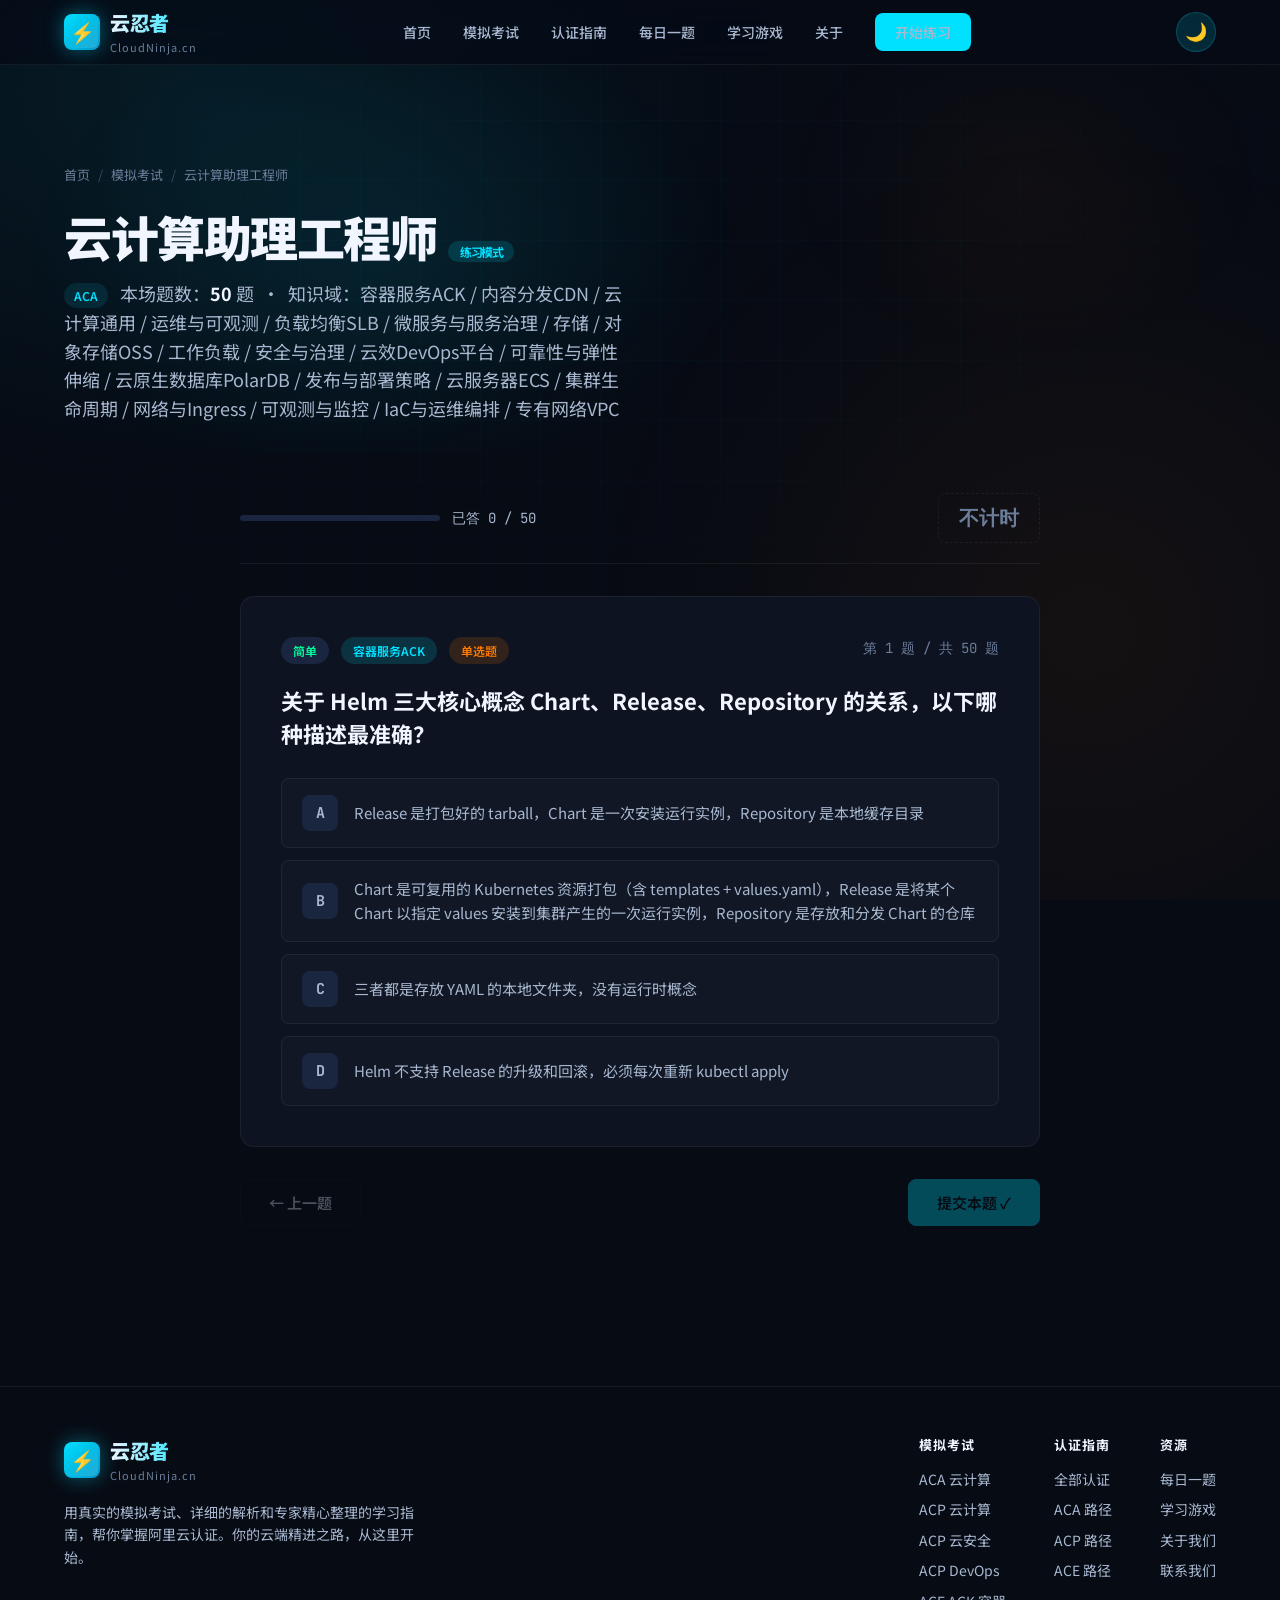
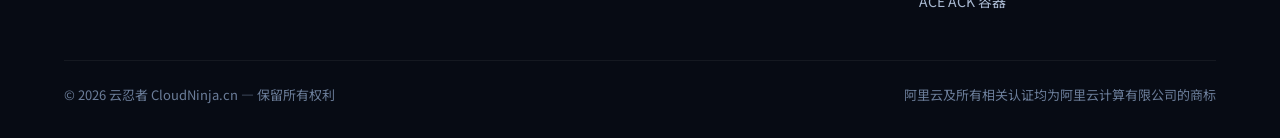
<file: quiz.html>
<!DOCTYPE html>
<html lang="zh-CN">
<head>
    <meta charset="UTF-8">
    <meta name="viewport" content="width=device-width, initial-scale=1.0">
    <meta name="description" content="云忍者答题系统 — 阿里云认证在线答题，支持练习模式即时反馈与考试模式计时批改，覆盖 ECS、OSS、VPC、RDS、SLB、RAM 等核心知识点。">
    <meta name="keywords" content="阿里云认证, 在线答题, 模拟考试, 题库, ACA, ACP, 云忍者">
    <title>答题中 | 云忍者</title>
    <link rel="preconnect" href="https://fonts.googleapis.com">
    <link rel="preconnect" href="https://fonts.gstatic.com" crossorigin>
    <link href="https://fonts.googleapis.com/css2?family=Noto+Sans+SC:wght@300;400;500;700;900&family=JetBrains+Mono:wght@400;600;700&display=swap" rel="stylesheet">
    <link rel="stylesheet" href="style.css">
    <style>
        /* Page-specific tweaks */
        .quiz-mode-badge {
            display: inline-flex; align-items: center; gap: 6px;
            padding: 4px 12px; border-radius: 100px; font-size: 12px; font-weight: 700;
            margin-left: 12px;
        }
        .quiz-mode-badge.practice { background: var(--accent-dim); color: var(--accent); }
        .quiz-mode-badge.exam { background: var(--warm-dim); color: var(--warm); }
        .quiz-exam-title { font-size: 14px; color: var(--text-1); }
        .quiz-exam-title strong { color: var(--text-0); }
        .quiz-q-number { margin-left: auto; }
        .quiz-review-list {
            display: flex; flex-wrap: wrap; gap: 8px; margin: 24px 0;
            justify-content: center;
        }
        .quiz-review-pill {
            width: 36px; height: 36px; border-radius: 8px;
            display: flex; align-items: center; justify-content: center;
            font-family: var(--font-mono); font-size: 14px; font-weight: 700;
            background: var(--bg-3); color: var(--text-2); cursor: pointer;
            border: 1px solid var(--border); transition: all 0.2s;
        }
        .quiz-review-pill.answered { background: var(--accent-dim); color: var(--accent); border-color: var(--border-hi); }
        .quiz-review-pill.correct { background: rgba(0,255,157,0.12); color: var(--green); border-color: rgba(0,255,157,0.3); }
        .quiz-review-pill.wrong { background: var(--red-dim); color: var(--red); border-color: rgba(255,100,128,0.3); }
        .quiz-review-pill:hover { transform: translateY(-2px); }
        .quiz-empty { text-align: center; padding: 80px 24px; }
        .quiz-empty h2 { font-size: 24px; margin-bottom: 12px; }
        .quiz-empty p { color: var(--text-1); margin-bottom: 24px; }
        .no-timer { color: var(--text-2) !important; background: transparent !important; border: 1px dashed var(--border) !important; }
    </style>
<script>const t=new URLSearchParams(location.search).get('theme')||localStorage.getItem('theme');if(t==='light')document.documentElement.setAttribute('data-theme','light');</script>
</head>
<body>

<div class="bg-grid"></div>
<div class="bg-glow"></div>

<!-- ===== Navigation ===== -->
<nav id="nav"></nav>

<!-- ===== Page Header ===== -->
<header class="page-header" style="padding: 100px 0 30px;">
    <div class="page-header-bg"></div>
    <div class="container">
        <div class="breadcrumb">
            <a href="index.html">首页</a>
            <span class="sep">/</span>
            <a href="practice.html">模拟考试</a>
            <span class="sep">/</span>
            <span id="crumbExam">答题</span>
        </div>
        <h1 id="pageTitle">答题中<span class="quiz-mode-badge" id="modeBadge">模式</span></h1>
        <p class="quiz-exam-title" id="examMeta">载入中…</p>
    </div>
</header>

<!-- ===== Quiz Body ===== -->
<section class="section" style="padding-top: 20px; padding-bottom: 80px;">
    <div class="container">
        <div class="quiz-container">

            <!-- Quiz header (progress / timer) -->
            <div class="quiz-header" id="quizHeader">
                <div class="quiz-progress">
                    <div class="quiz-progress-bar"><div class="quiz-progress-fill" id="progressFill" style="width:0%"></div></div>
                    <div class="quiz-progress-text" id="progressText">0 / 0</div>
                </div>
                <div class="quiz-timer" id="quizTimer">--:--</div>
            </div>

            <!-- Question area -->
            <div id="questionArea"></div>

            <!-- Navigation -->
            <div class="quiz-nav" id="quizNav" style="display:none;">
                <button class="quiz-nav-btn" id="prevBtn">← 上一题</button>
                <div style="display:flex;gap:12px;">
                    <button class="quiz-nav-btn" id="reviewBtn" style="display:none;">题号导航</button>
                    <button class="quiz-nav-btn primary" id="actionBtn">下一题 →</button>
                </div>
            </div>

        </div>
    </div>
</section>

<!-- ===== Footer ===== -->
<footer id="footer"></footer>

<script src="app.js"></script>
<script src="exam-config.js"></script>
<script src="acp-quiz/questions-data.js"></script>
<script src="acp-quiz/questions-rds.js"></script>
<script src="acp-quiz/questions-extra.js"></script>
<script src="acp-quiz/questions-devops.js"></script>
<script src="acp-quiz/questions-ack.js"></script>
<script src="questions-bank.js"></script>
<script>
/* ============================================================
 * 云忍者 — 阿里云认证答题系统
 * 支持练习模式（即时反馈）与考试模式（计时统一批改）
 * ============================================================ */

/* ===== 精选题库（手工编写 · 真实阿里云知识点） ===== */
const ORIGINAL_QUESTIONS = [
    {
        id: 'q01',
        topic: 'ECS',
        difficulty: '中等',
        type: '单选题',
        question: '在阿里云 ECS 中，为核心数据库场景选择块存储类型时，要求最高随机 IOPS 与超低延迟。以下哪种云盘产品最合适？',
        options: [
            '普通云盘（HDD）',
            'SSD 云盘',
            'ESSD PL3 云盘（增强型 SSD 最高性能级别）',
            '本地 NVMe SSD 盘'
        ],
        correctAnswer: 2,
        explanation: 'ESSD（Enhanced SSD）基于新一代分布式块存储架构，按性能级别分为 PL0/PL1/PL2/PL3 四档。PL3 最高可提供 100 万 IOPS 与 4 GB/s 吞吐、亚毫秒级延迟，是核心数据库（如 MySQL、Oracle、SAP HANA）等对性能要求极高场景的首选。SSD 云盘性能上限远低于 ESSD PL3；普通云盘基于 HDD，不适合高 IO 数据库；本地 NVMe 虽快但数据可靠性不如云盘（不支持随时扩容与快照），且实例释放后数据丢失，不建议作为唯一存储。',
        ref: 'help.aliyun.com/zh/ecs/user-guide/块存储/ESSD云盘/'
    },
    {
        id: 'q02',
        topic: 'OSS',
        difficulty: '简单',
        type: '单选题',
        question: '某企业需长期保存合规审计日志，数据极少访问，要求存储成本最低，且可接受分钟级以上的取回延迟。以下 OSS 存储类型最合适的是？',
        options: [
            '标准存储（Standard）',
            '低频访问存储（IA）',
            '归档存储（Archive）',
            '冷归档存储（Cold Archive）'
        ],
        correctAnswer: 3,
        explanation: 'OSS 提供多级存储：标准存储访问频繁、价格最高；低频访问存储适合每月访问 1~2 次的数据；归档存储适合长期保存、季度访问的数据，需解冻（分钟级）；冷归档存储适合超长期合规归档、几乎不访问的数据，存储单价最低，但取回需解冻且耗时较长（小时级）。合规审计日志"极少访问、成本最低、可接受较长取回延迟"完全匹配冷归档存储。若对取回时效有要求可考虑归档存储。',
        ref: 'help.aliyun.com/zh/oss/user-guide/存储类型/'
    },
    {
        id: 'q03',
        topic: 'VPC',
        difficulty: '中等',
        type: '单选题',
        question: '在阿里云专有网络 VPC 中创建交换机（VSwitch）时，关于 CIDR 网段规划，以下说法正确的是？',
        options: [
            '交换机网段必须与所属 VPC 的 CIDR 完全相同',
            '交换机网段必须在所属 VPC 的 CIDR 范围内，且与同 VPC 其他交换机网段不重叠',
            '交换机网段可以与 VPC 网段重叠，以提高地址利用率',
            '交换机网段不受 VPC CIDR 限制，可任意配置'
        ],
        correctAnswer: 1,
        explanation: '交换机（VSwitch）是 VPC 内的二级网络划分，其 CIDR 必须是所属 VPC CIDR 的子集，且同一 VPC 下不同交换机的网段不能重叠。交换机网段大小需在 /16 到 /29 之间（IPv4）。规划时建议为未来扩容预留地址，例如 VPC 使用 /16，交换机使用 /19 或 /20，避免地址耗尽。此外交换机网段也不能与需要对等连接、VPN 打通的对端网段冲突。',
        ref: 'help.aliyun.com/zh/vpc/user-guide/使用交换机/'
    },
    {
        id: 'q04',
        topic: 'RDS',
        difficulty: '中等',
        type: '单选题',
        question: '关于阿里云 RDS MySQL 高可用版（主备实例）的架构与容灾，以下说法正确的是？',
        options: [
            '主备实例通过物理机直接复制磁盘实现，无任何数据延迟',
            '主备实例必须部署在同一可用区以保证最低同步延迟',
            '主备实例通过基于日志（Binlog）的同步或半同步复制，主库故障时自动切换到备库',
            '主备实例对外使用同一个弹性公网 IP 提供服务'
        ],
        correctAnswer: 2,
        explanation: '阿里云 RDS 高可用版采用主备双节点架构，通过 Binlog 日志的同步复制（半同步/异步可配置）保持主备数据一致。当主库发生故障时，系统会自动检测并将备库提升为主库，应用通过相同的连接地址（主库连接地址不变，基于 VIP/实例连接串）访问，实现秒级到分钟级的故障切换。主备实例通常部署在不同可用区以提升可用性；同步复制会存在极小的复制延迟（毫秒级）；RDS 对内提供服务一般通过内网地址，不依赖单一 EIP。',
        ref: 'help.aliyun.com/zh/rds/产品简介/高可用版/'
    },
    {
        id: 'q05',
        topic: 'SLB',
        difficulty: '简单',
        type: '单选题',
        question: '在阿里云传统型负载均衡 SLB（CLB）中，需要根据后端服务器的权重和"当前连接数"进行请求分配，以适合长连接（如 TCP、数据库代理）场景。应选择以下哪种调度算法？',
        options: [
            '轮询（Round Robin, RR）',
            '加权轮询（Weighted Round Robin, WRR）',
            '加权最小连接数（Weighted Least Connection, WLC）',
            '一致性哈希（Consistent Hashing, SCH）'
        ],
        correctAnswer: 2,
        explanation: 'SLB 支持多种调度算法：轮询（RR）按顺序依次分发；加权轮询（WRR）按权重比例分发，不考虑已有连接数，适合短连接/HTTP；加权最小连接数（WLC）综合考虑权重和后端服务器当前的连接数，把请求分发到连接数相对最少的服务器，适合 TCP/长连接场景；一致性哈希（SCH）适用于需保持会话亲和的场景。长连接场景应选 WLC，避免单台服务器连接堆积。',
        ref: 'help.aliyun.com/zh/slb/user-guide/监听/调度算法/'
    },
    {
        id: 'q06',
        topic: '安全组',
        difficulty: '简单',
        type: '单选题',
        question: '关于阿里云 ECS 安全组规则，以下说法正确的是？',
        options: [
            '安全组是无状态的，必须同时显式配置入方向和出方向规则才能让响应流量通过',
            '安全组是有状态的，允许出站的请求其响应流量会自动允许入站，无需额外配置',
            '安全组规则的优先级数字越大优先级越高',
            '一个 ECS 实例只能加入一个安全组'
        ],
        correctAnswer: 1,
        explanation: '阿里云安全组是有状态的：允许出站的请求，其响应流量会自动放行入站，无需额外配置入方向规则；同理允许入站的请求其响应也自动放行。安全组规则按"允许"语义工作（仅支持允许规则，默认拒绝），规则按协议+端口+授权对象匹配。一个 ECS 实例可加入多个安全组（最多 5 个，可申请提升），规则取所有安全组规则的并集。优先级方面，自定义规则的优先级由系统按授权策略排序，并非数字越大越高。',
        ref: 'help.aliyun.com/zh/ecs/user-guide/安全组/'
    },
    {
        id: 'q07',
        topic: 'OSS',
        difficulty: '中等',
        type: '单选题',
        question: '某用户希望对 OSS Bucket 中的访问日志文件实现自动分层：上传 30 天后转为低频访问存储，180 天后转为归档存储，365 天后彻底删除。应使用以下哪个功能？',
        options: [
            '跨区域复制（Cross-Region Replication, CRR）',
            '生命周期规则（Lifecycle）',
            '版本控制（Versioning）',
            '镜像回源（Mirror Back-to-Source）'
        ],
        correctAnswer: 1,
        explanation: 'OSS 生命周期规则（Lifecycle Rule）支持按 Object 前缀和标签匹配，自动进行存储类型转换（如标准→低频→归档→冷归档）与过期删除，是数据分层与自动清理的标准方案。题目中的"30 天转 IA、180 天转归档、365 天删除"正是典型的生命周期规则配置。跨区域复制用于异地容灾；版本控制用于保留历史版本防止误删；镜像回源用于回源拉取 Object。三者均不能实现按时间自动分层删除。',
        ref: 'help.aliyun.com/zh/oss/user-guide/生命周期/'
    },
    {
        id: 'q08',
        topic: '云监控',
        difficulty: '中等',
        type: '单选题',
        question: '关于阿里云云监控（CloudMonitor, CMS）的自定义监控，以下说法正确的是？',
        options: [
            '自定义监控必须为每台 ECS 实例安装云监控插件后才能通过 API 上报指标',
            '通过调用云监控 OpenAPI（PutMetricData）或 CMS Agent 上报自定义指标，指标维度可按业务/应用灵活定义',
            '自定义监控仅支持按 ECS 主机维度上报，不支持按业务或应用维度上报',
            '自定义监控指标数据无法配置报警规则'
        ],
        correctAnswer: 1,
        explanation: '云监控自定义监控允许用户通过 OpenAPI（PutMetricData）、SDK 或 CMS Agent（云监控插件）上报自定义指标，指标维度（如实例、应用、业务、队列）由用户自行定义，不局限于主机维度。云监控插件（CMS Agent）主要用于采集系统级指标，但自定义指标更常用的方式是业务程序直接调用 OpenAPI 上报，无需为每台机器单独安装。上报的指标可直接在云监控控制台查看并配置阈值报警、钉钉/短信/邮件通知等。',
        ref: 'help.aliyun.com/zh/cms/user-guide/自定义监控/'
    },
    {
        id: 'q09',
        topic: '弹性伸缩',
        difficulty: '中等',
        type: '单选题',
        question: '在阿里云弹性伸缩（Auto Scaling, ESS）中，伸缩组的冷却时间（Cooldown）对以下哪类伸缩活动生效？',
        options: [
            '对所有伸缩活动均生效，包括定时任务、手动触发与报警触发',
            '仅对云监控报警任务触发的伸缩活动生效，定时任务和手动触发的伸缩活动不受其限制',
            '仅对定时任务触发的伸缩活动生效',
            '仅对手动触发的伸缩活动生效'
        ],
        correctAnswer: 1,
        explanation: '弹性伸缩冷却时间仅在云监控报警任务触发的伸缩活动时生效：报警触发一次伸缩规则后，伸缩组进入冷却时间，期间报警任务再次触发的伸缩活动会被跳过，避免指标抖动导致频繁扩缩容。定时任务和手动触发的伸缩活动不受冷却时间限制，以保证定时任务能在预定时间准确执行。冷却时间默认值为 300 秒，取值范围 0~86400 秒。',
        ref: 'help.aliyun.com/zh/ess/user-guide/冷却时间/'
    },
    {
        id: 'q10',
        topic: 'RAM',
        difficulty: '中等',
        type: '单选题',
        question: '关于阿里云访问控制（RAM）的权限策略，以下说法正确的是？',
        options: [
            '系统策略（System Policy）可以由用户自由修改以适应业务需求',
            '自定义策略通过 JSON 语法定义，支持 Effect、Action、Resource、Condition 等元素',
            '一个 RAM 用户只能绑定一个权限策略',
            'RAM 角色不能被 ECS 实例扮演，仅用于跨账号访问'
        ],
        correctAnswer: 1,
        explanation: 'RAM 权限策略分为系统策略与自定义策略：系统策略由阿里云提供，不可修改，只能直接附加；自定义策略使用 JSON 语法定义，核心元素包括 Effect（Allow/Deny）、Action（操作）、Resource（资源 ARN）、Condition（条件，如 IP、时间、MFA 等）。一个 RAM 用户/角色可绑定多个策略，最终权限取所有策略的并集（Deny 优先）。RAM 角色既可用于跨账号访问，也可被 ECS 实例扮演（实例 RAM 角色），让实例内的应用通过元数据服务获取临时凭证访问云资源，无需在实例中固化 AccessKey。',
        ref: 'help.aliyun.com/zh/ram/user-guide/权限策略/'
    },
    {
        id: 'q11',
        topic: 'NAT网关',
        difficulty: '中等',
        type: '单选题',
        question: '关于阿里云 NAT 网关的 SNAT 与 DNAT 功能，以下说法正确的是？',
        options: [
            'SNAT 用于提供公网入口访问 VPC 内 ECS，DNAT 用于 VPC 内 ECS 访问公网',
            'SNAT 为 VPC 内无公网 IP 的 ECS 提供访问公网的能力，DNAT 将公网 IP 端口映射到 VPC 内 ECS 提供入口访问',
            'SNAT 和 DNAT 都只能用于 VPC 内 ECS 主动访问公网',
            'DNAT 可将一个公网 IP 同时映射到多台 ECS 以实现负载均衡'
        ],
        correctAnswer: 1,
        explanation: 'NAT 网关提供两类地址转换：SNAT（源地址转换）为 VPC 内无公网 IP 的 ECS 提供访问公网的能力，多台 ECS 共用一个 NAT 网关的公网 IP 出网，隐藏内网结构并节省 EIP；DNAT（目的地址转换）将 NAT 网关上的公网 IP + 端口映射到 VPC 内 ECS 的私网 IP + 端口，用于让公网主动访问 VPC 内服务（如对外提供 API、SSH 登录）。DNAT 是 1 对 1 映射到单台 ECS，不提供负载均衡能力（负载均衡由 SLB/ALB 实现）。',
        ref: 'help.aliyun.com/zh/vpc/user-guide/NAT网关/'
    },
    {
        id: 'q12',
        topic: '快照',
        difficulty: '简单',
        type: '单选题',
        question: '关于阿里云 ECS 云盘快照（Snapshot），以下说法正确的是？',
        options: [
            '快照是云盘某一时刻的数据副本，可用于创建新云盘或回滚云盘数据',
            '快照会持续占用与原云盘相同的存储空间，备份成本极高',
            '快照只能回滚创建它的同一块云盘，不能用于创建新云盘',
            '创建快照前必须停止 ECS 实例，否则快照无法创建'
        ],
        correctAnswer: 0,
        explanation: '快照是云盘数据在某一时刻的状态备份，可用于创建新云盘（克隆数据）、回滚云盘到历史状态、跨可用区/地域复制数据等。阿里云快照采用增量备份机制，仅保存自上次快照以来变化的数据块，存储成本远低于全量备份，且无需停机即可创建（运行中实例可在线创建快照，建议在业务低峰期创建以保证数据一致性）。快照不仅能回滚原云盘，也能用于创建新云盘迁移数据。',
        ref: 'help.aliyun.com/zh/ecs/user-guide/快照/'
    }
];

/* ===== 运行状态 ===== */
const state = {
    examCode: null,
    mode: 'practice',
    currentIndex: 0,
    userAnswers: [],
    submitted: [],
    finished: false,
    timeLeft: 0,
    timerId: null,
    questions: []
};

/* ===== 工具函数 ===== */
const $ = (id) => document.getElementById(id);
const params = new URLSearchParams(window.location.search);
const formatTime = (s) => {
    const m = Math.floor(s / 60).toString().padStart(2, '0');
    const sec = (s % 60).toString().padStart(2, '0');
    return `${m}:${sec}`;
};

const esc = (s) => String(s).replace(/[&<>"']/g, c => ({
    '&': '&amp;', '<': '&lt;', '>': '&gt;', '"': '&quot;', "'": '&#39;'
}[c]));

const isAnswerCorrect = (q, ua) => {
    if (!ua || ua.length === 0) return false;
    if (q.type === '多选题') {
        if (ua.length !== q.correctAnswers.length) return false;
        return ua.every(a => q.correctAnswers.includes(a));
    }
    return ua[0] === q.correctAnswers[0];
};

/* ===== 初始化 ===== */
function init() {
    state.examCode = params.get('exam') || 'aca-cloud';
    state.mode = (params.get('mode') === 'exam') ? 'exam' : 'practice';

    const meta = EXAM_META[state.examCode];

    // 未知考试方向：给出友好提示，不再静默使用全题库
    if (!meta) {
        $('crumbExam').textContent = '未找到考试';
        $('pageTitle').textContent = '未找到该考试方向';
        $('examMeta').textContent = `未找到 "${state.examCode}" 对应的考试配置，请从模拟考试列表重新选择。`;
        $('quizTimer').textContent = '--:--';
        $('quizTimer').classList.add('no-timer');
        $('quizNav').style.display = 'none';
        $('questionArea').innerHTML = `
            <div class="quiz-empty">
                <h2>未找到该考试方向</h2>
                <p>「${esc(state.examCode)}」不存在或尚未开放，请从模拟考试列表中选择已有方向。</p>
                <a class="quiz-nav-btn primary" href="practice.html">返回模拟考试列表</a>
            </div>`;
        return;
    }

    state.questions = getQuestionsForExam(state.examCode, ORIGINAL_QUESTIONS);
    const Qs = state.questions;
    const topics = [...new Set(Qs.map(q => q.topic))].join(' / ');

    $('crumbExam').textContent = meta.name;
    $('pageTitle').innerHTML = `${meta.name}<span class="quiz-mode-badge ${state.mode}" id="modeBadge">${state.mode === 'practice' ? '练习模式' : '考试模式'}</span>`;
    const levelClass = meta.level === 'ACA' ? 'level-aca' : meta.level === 'ACP' ? 'level-acp' : 'level-ace';
    $('examMeta').innerHTML = `<span class="cert-level ${levelClass}">${meta.level}</span> &nbsp; 本场题数：<strong>${Qs.length}</strong> 题 &nbsp;·&nbsp; 知识域：${topics}`;

    state.userAnswers = new Array(Qs.length).fill(null);
    state.submitted = new Array(Qs.length).fill(false);
    state.currentIndex = 0;

    const timerEl = $('quizTimer');
    if (state.mode === 'exam') {
        state.timeLeft = Math.round(meta.duration * 60 * Qs.length / meta.qcount);
        timerEl.textContent = formatTime(state.timeLeft);
        startTimer();
    } else {
        timerEl.textContent = '不计时';
        timerEl.classList.add('no-timer');
    }

    $('quizNav').style.display = 'flex';
    renderQuestion();
    updateProgress();
    bindNav();
}

/* ===== 计时器 ===== */
function startTimer() {
    if (state.timerId) clearInterval(state.timerId);
    state.timerId = setInterval(() => {
        state.timeLeft--;
        const el = $('quizTimer');
        el.textContent = formatTime(state.timeLeft);
        el.classList.toggle('warning', state.timeLeft <= 300 && state.timeLeft > 60);
        el.classList.toggle('danger', state.timeLeft <= 60);
        if (state.timeLeft <= 0) {
            clearInterval(state.timerId);
            alert('考试时间到，系统将自动交卷。');
            finishExam(true);
        }
    }, 1000);
}

/* ===== 渲染当前题目 ===== */
function renderQuestion() {
    const i = state.currentIndex;
    const q = state.questions[i];
    const ua = state.userAnswers[i];
    const isSubmitted = state.submitted[i];
    const showResult = isSubmitted || state.finished;

    const optionLetters = ['A', 'B', 'C', 'D', 'E', 'F'];
    let optionsHTML = '';
    q.options.forEach((opt, idx) => {
        let cls = 'quiz-option';
        const isSelected = ua && ua.includes(idx);
        if (showResult) {
            cls += ' disabled';
            if (q.correctAnswers.includes(idx)) cls += ' correct';
            if (isSelected && !q.correctAnswers.includes(idx)) cls += ' wrong';
        } else if (isSelected) {
            cls += ' selected';
        }
        optionsHTML += `
            <div class="${cls}" data-idx="${idx}" onclick="selectOption(${idx})">
                <span class="key">${optionLetters[idx]}</span>
                <span>${opt}</span>
            </div>`;
    });

    let explanationHTML = '';
    if (showResult) {
        const correct = isAnswerCorrect(q, ua);
        const correctLetters = q.correctAnswers.map(a => optionLetters[a]).join('、');
        explanationHTML = `
            <div class="quiz-explanation">
                <h4>${correct ? '回答正确' : '回答错误'} · 正确答案：${correctLetters}</h4>
                <p>${q.explanation}</p>
                <div class="ref">📖 参考：${q.ref}</div>
            </div>`;
    }

    const diffColor = q.difficulty === '简单' ? 'var(--green)' : q.difficulty === '中等' ? 'var(--warm)' : 'var(--red)';

    $('questionArea').innerHTML = `
        <div class="quiz-question">
            <div class="quiz-q-meta">
                <span class="quiz-q-tag difficulty" style="color:${diffColor}">${q.difficulty}</span>
                <span class="quiz-q-tag topic">${q.topic}</span>
                <span class="quiz-q-tag type">${q.type}</span>
                <span class="quiz-q-number">第 ${i + 1} 题 / 共 ${state.questions.length} 题</span>
            </div>
            <h2>${q.question}</h2>
            <div class="quiz-options">${optionsHTML}</div>
            ${explanationHTML}
        </div>`;

    updateNavButtons();
}

/* ===== 选择选项 ===== */
function selectOption(idx) {
    const i = state.currentIndex;
    if (state.submitted[i] || state.finished) return;
    const q = state.questions[i];
    if (q.type === '多选题') {
        if (!state.userAnswers[i]) state.userAnswers[i] = [];
        const pos = state.userAnswers[i].indexOf(idx);
        if (pos >= 0) {
            state.userAnswers[i].splice(pos, 1);
            if (state.userAnswers[i].length === 0) state.userAnswers[i] = null;
        } else {
            state.userAnswers[i].push(idx);
        }
    } else {
        state.userAnswers[i] = [idx];
    }
    renderQuestion();
    updateProgress();
}

/* ===== 进度条 ===== */
function updateProgress() {
    const total = state.questions.length;
    const answered = state.userAnswers.filter(a => a && a.length > 0).length;
    const pct = (answered / total) * 100;
    $('progressFill').style.width = pct + '%';
    $('progressText').textContent = `已答 ${answered} / ${total}`;
}

/* ===== 导航按钮 ===== */
function updateNavButtons() {
    const i = state.currentIndex;
    const last = state.questions.length - 1;
    $('prevBtn').disabled = (i === 0);

    const actionBtn = $('actionBtn');
    const reviewBtn = $('reviewBtn');
    reviewBtn.style.display = 'none';

    if (state.finished) {
        reviewBtn.style.display = '';
        reviewBtn.textContent = '← 返回成绩单';
        reviewBtn.onclick = () => renderResults();
        actionBtn.textContent = (i === last) ? '已是最后一题' : '下一题 →';
        actionBtn.disabled = (i === last);
        return;
    }

    if (state.mode === 'practice') {
        if (!state.submitted[i]) {
            actionBtn.textContent = '提交本题 ✓';
            actionBtn.disabled = (!state.userAnswers[i] || state.userAnswers[i].length === 0);
        } else {
            if (i === last) {
                actionBtn.textContent = '查看成绩 📊';
            } else {
                actionBtn.textContent = '下一题 →';
            }
            actionBtn.disabled = false;
        }
    } else {
        if (i === last) {
            actionBtn.textContent = '交卷 📤';
        } else {
            actionBtn.textContent = '下一题 →';
        }
        actionBtn.disabled = false;
    }
}

/* ===== 绑定导航 ===== */
function bindNav() {
    $('prevBtn').addEventListener('click', () => {
        if (state.currentIndex > 0) {
            state.currentIndex--;
            renderQuestion();
        }
    });

    $('actionBtn').addEventListener('click', () => {
        const i = state.currentIndex;
        const last = state.questions.length - 1;

        if (state.finished) {
            if (i === last) {
                renderResults();
            } else {
                state.currentIndex++;
                renderQuestion();
            }
            return;
        }

        if (state.mode === 'practice') {
            if (!state.submitted[i]) {
                if (!state.userAnswers[i] || state.userAnswers[i].length === 0) return;
                state.submitted[i] = true;
                renderQuestion();
            } else {
                if (i === last) {
                    finishExam(false);
                } else {
                    state.currentIndex++;
                    renderQuestion();
                }
            }
        } else {
            if (i === last) {
                const unanswered = state.userAnswers.filter(a => !a || a.length === 0).length;
                if (unanswered > 0) {
                    if (!confirm(`还有 ${unanswered} 题未作答，确定交卷吗？`)) return;
                } else {
                    if (!confirm('确定交卷吗？交卷后将统一批改并显示成绩。')) return;
                }
                finishExam(false);
            } else {
                state.currentIndex++;
                renderQuestion();
            }
        }
    });
}

/* ===== 交卷 / 显示成绩 ===== */
function finishExam(auto) {
    if (state.timerId) { clearInterval(state.timerId); state.timerId = null; }
    // 交卷后所有题进入"已批改"状态，renderQuestion 依据 state.finished 展示正确/错误与解析
    state.finished = true;
    renderResults();
}

/* ===== 成绩单 ===== */
function renderResults() {
    const total = state.questions.length;
    const meta = EXAM_META[state.examCode] || { passScore: 80 };
    let correct = 0, wrong = 0, blank = 0;
    state.questions.forEach((q, i) => {
        const ua = state.userAnswers[i];
        if (!ua || ua.length === 0) blank++;
        else if (isAnswerCorrect(q, ua)) correct++;
        else wrong++;
    });
    const unanswered = state.userAnswers.filter(a => !a || a.length === 0).length;

    const score = Math.round((correct / total) * 100);
    const pct = score;
    const passScore = meta.passScore;
    const passed = score >= passScore;

    const r = 90;
    const circ = 2 * Math.PI * r;
    const offset = circ * (1 - pct / 100);
    const ringColor = passed ? 'var(--green)' : (score >= 60 ? 'var(--accent)' : 'var(--red)');
    const verdict = passed
        ? `恭喜，你的成绩已达到阿里云认证通过线（${passScore} 分），继续保持！`
        : (score >= 60
            ? `成绩接近通过线，再针对薄弱知识点加强练习即可通关。`
            : `成绩未达通过线，建议回到练习模式逐题突破并复习相关官方文档。`);

    const optionLetters = ['A', 'B', 'C', 'D', 'E', 'F'];
    let pillsHTML = '';
    state.questions.forEach((q, i) => {
        const ua = state.userAnswers[i];
        let pcls = 'quiz-review-pill';
        let title = `第 ${i + 1} 题`;
        if (!ua || ua.length === 0) {
            pcls += ' wrong';
            title += ' · 未作答';
        } else if (isAnswerCorrect(q, ua)) {
            pcls += ' correct';
            title += ' · 正确';
        } else {
            pcls += ' wrong';
            const userLetters = ua.map(a => optionLetters[a]).join('');
            const correctLetters = q.correctAnswers.map(a => optionLetters[a]).join('');
            title += ` · 错误（你选 ${userLetters}，正确 ${correctLetters}）`;
        }
        pillsHTML += `<div class="${pcls}" title="${title}" onclick="jumpTo(${i})">${i + 1}</div>`;
    });

    $('quizNav').style.display = 'none';
    $('questionArea').innerHTML = `
        <div class="quiz-results">
            <div class="score-ring">
                <svg width="200" height="200">
                    <circle class="bg" cx="100" cy="100" r="${r}" fill="none" stroke-width="12"></circle>
                    <circle class="fg" cx="100" cy="100" r="${r}" fill="none" stroke-width="12"
                        stroke-linecap="round"
                        stroke-dasharray="${circ}"
                        stroke-dashoffset="${circ}"
                        style="stroke:${ringColor};"></circle>
                </svg>
                <div class="score-text">
                    <div class="score-number" id="scoreNumber">0</div>
                    <div class="score-label">/ 100 分</div>
                </div>
            </div>
            <h2>${passed ? '通关达成' : '继续努力'}</h2>
            <p class="verdict">${verdict}</p>
            <div class="stats">
                <div class="stat">
                    <div class="stat-num" style="color:var(--green)">${correct}</div>
                    <div class="stat-label">答对</div>
                </div>
                <div class="stat">
                    <div class="stat-num" style="color:var(--red)">${wrong + unanswered}</div>
                    <div class="stat-label">答错 / 未答</div>
                </div>
                <div class="stat">
                    <div class="stat-num">${total}</div>
                    <div class="stat-label">总题数</div>
                </div>
                <div class="stat">
                    <div class="stat-num" style="color:${passed ? 'var(--green)' : 'var(--warm)'}">${passed ? '通过' : '未通过'}</div>
                    <div class="stat-label">评定</div>
                </div>
            </div>

            <div style="font-size:14px;color:var(--text-2);margin-bottom:8px;">点击题号可查看每题解析</div>
            <div class="quiz-review-list">${pillsHTML}</div>

            <div class="actions">
                <a class="quiz-nav-btn primary" href="quiz.html?exam=${state.examCode}&mode=practice">重做（练习模式）</a>
                <a class="quiz-nav-btn" href="quiz.html?exam=${state.examCode}&mode=exam">重做（考试模式）</a>
                <a class="quiz-nav-btn" href="practice.html">返回考试列表</a>
            </div>
        </div>`;

    // 分数动画 + 环形进度条动画
    animateScore(score);
    animateRing(offset);
}

function animateScore(target) {
    const el = $('scoreNumber');
    let cur = 0;
    const step = Math.max(1, Math.ceil(target / 40));
    const t = setInterval(() => {
        cur += step;
        if (cur >= target) { cur = target; clearInterval(t); }
        el.textContent = cur;
    }, 30);
}

function animateRing(finalOffset) {
    // 环形进度条：初始 stroke-dashoffset 为满偏移（空环），动画到最终偏移
    const fg = document.querySelector('.quiz-results .score-ring .fg');
    if (!fg) return;
    // 强制重排以触发 CSS transition
    requestAnimationFrame(() => {
        requestAnimationFrame(() => {
            fg.style.strokeDashoffset = finalOffset;
        });
    });
}

/* ===== 题号回顾跳转 ===== */
function jumpTo(idx) {
    state.currentIndex = idx;
    renderQuestion();
    // 查看模式下保留导航条，便于前后翻阅与返回成绩单
    $('quizNav').style.display = 'flex';
    window.scrollTo({ top: 0, behavior: 'smooth' });
}

/* ===== 启动 ===== */
document.addEventListener('DOMContentLoaded', init);
</script>

</body>
</html>
</file>
<file: style.css>
/* ===== Reset & Base ===== */
*, *::before, *::after { box-sizing: border-box; margin: 0; padding: 0; }
:root {
    --bg-0: #070b14;
    --bg-1: #0d1320;
    --bg-2: #131c2e;
    --bg-3: #1a2640;
    --border: rgba(255,255,255,0.06);
    --border-hi: rgba(0,224,255,0.2);
    --accent: #00e0ff;
    --accent-dim: rgba(0,224,255,0.15);
    --accent-glow: rgba(0,224,255,0.4);
    --warm: #ff7a00;
    --warm-dim: rgba(255,122,0,0.15);
    --green: #00ff9d;
    --red: #ff6480;
    --red-dim: rgba(255,100,128,0.1);
    --text-0: #f0f5ff;
    --text-1: #a8b8d0;
    --text-2: #6b7d99;
    --text-3: #3d4a63;
    --radius: 14px;
    --radius-sm: 8px;
    --max-w: 1200px;
    --font-sans: 'Noto Sans SC', -apple-system, BlinkMacSystemFont, sans-serif;
    --font-mono: 'JetBrains Mono', 'Fira Code', monospace;
    --nav-bg: rgba(7,11,20,0.7);
    --option-bg: rgba(255,255,255,0.02);
}

/* ===== Light Theme ===== */
[data-theme="light"] {
    --bg-0: #f5f7fa;
    --bg-1: #ffffff;
    --bg-2: #eef2f7;
    --bg-3: #e2e8f0;
    --border: rgba(0,0,0,0.08);
    --border-hi: rgba(0,153,204,0.25);
    --accent: #0090b8;
    --accent-dim: rgba(0,144,184,0.1);
    --accent-glow: rgba(0,144,184,0.3);
    --warm: #d96500;
    --warm-dim: rgba(217,101,0,0.1);
    --green: #00a060;
    --red: #e0406a;
    --red-dim: rgba(224,64,106,0.08);
    --text-0: #1a202c;
    --text-1: #4a5568;
    --text-2: #718096;
    --text-3: #a0aec0;
    --nav-bg: rgba(255,255,255,0.8);
    --option-bg: rgba(0,0,0,0.02);
}
html { scroll-behavior: smooth; }
body {
    font-family: var(--font-sans);
    background: var(--bg-0);
    color: var(--text-0);
    line-height: 1.6;
    overflow-x: hidden;
    -webkit-font-smoothing: antialiased;
}
a { color: inherit; text-decoration: none; }
img { max-width: 100%; display: block; }

/* ===== Background Effects ===== */
.bg-grid {
    position: fixed; inset: 0; z-index: 0; pointer-events: none;
    background-image:
        linear-gradient(rgba(0,224,255,0.025) 1px, transparent 1px),
        linear-gradient(90deg, rgba(0,224,255,0.025) 1px, transparent 1px);
    background-size: 60px 60px;
    mask-image: radial-gradient(ellipse 80% 60% at 50% 30%, black 30%, transparent 80%);
}
.bg-glow {
    position: fixed; inset: 0; z-index: 0; pointer-events: none;
    background:
        radial-gradient(ellipse 600px 400px at 15% 10%, rgba(0,224,255,0.08), transparent),
        radial-gradient(ellipse 500px 500px at 85% 70%, rgba(255,122,0,0.06), transparent);
}

/* ===== Navigation ===== */
nav {
    position: sticky; top: 0; z-index: 100;
    backdrop-filter: blur(20px) saturate(1.5);
    -webkit-backdrop-filter: blur(20px) saturate(1.5);
    background: var(--nav-bg);
    border-bottom: 1px solid var(--border);
    transition: border-color 0.3s;
}
nav.scrolled { border-bottom-color: var(--border-hi); }
.nav-inner {
    max-width: var(--max-w); margin: 0 auto;
    display: flex; align-items: center; justify-content: space-between;
    padding: 0 24px; height: 64px;
}
.logo {
    display: flex; align-items: center; gap: 10px;
    font-weight: 900; font-size: 20px; letter-spacing: -0.5px;
}
.logo-icon {
    width: 36px; height: 36px;
    background: linear-gradient(135deg, var(--accent), #0099cc);
    border-radius: 8px;
    display: flex; align-items: center; justify-content: center;
    font-size: 20px; position: relative;
    box-shadow: 0 0 20px var(--accent-glow);
}
.logo-icon::after {
    content: ''; position: absolute; inset: 2px;
    border-radius: 6px;
    background: linear-gradient(135deg, transparent 40%, rgba(255,255,255,0.15));
    pointer-events: none;
}
.logo-text { background: linear-gradient(90deg, var(--text-0), var(--accent)); -webkit-background-clip: text; -webkit-text-fill-color: transparent; }
.logo-sub { font-size: 11px; color: var(--text-2); font-weight: 400; letter-spacing: 1px; }
.nav-links { display: flex; align-items: center; gap: 32px; }
.nav-links a {
    font-size: 14px; color: var(--text-1); font-weight: 500;
    transition: color 0.2s; position: relative;
}
.nav-links a::after {
    content: ''; position: absolute; bottom: -4px; left: 0;
    width: 0; height: 2px; background: var(--accent);
    transition: width 0.3s;
}
.nav-links a:hover { color: var(--text-0); }
.nav-links a:hover::after { width: 100%; }
.nav-links a.active { color: var(--accent); }
.nav-links a.active::after { width: 100%; }
.nav-cta {
    padding: 8px 20px; border-radius: var(--radius-sm);
    background: var(--accent); color: var(--bg-0);
    font-weight: 700; font-size: 14px;
    transition: all 0.2s;
}
.nav-cta:hover { box-shadow: 0 0 24px var(--accent-glow); transform: translateY(-1px); }
.nav-right { display: flex; align-items: center; gap: 12px; }
.mobile-toggle { display: none; background: none; border: none; color: var(--text-0); font-size: 24px; cursor: pointer; }

/* ===== Layout ===== */
.container { max-width: var(--max-w); margin: 0 auto; padding: 0 24px; position: relative; z-index: 1; }
section { position: relative; z-index: 1; }

/* ===== Hero ===== */
.hero {
    min-height: calc(100svh - 64px);
    display: flex; align-items: center;
    position: relative; overflow: hidden;
    padding: 80px 0 60px;
}
.hero-bg {
    position: absolute; inset: 0; z-index: 0;
    background:
        radial-gradient(ellipse 700px 500px at 20% 40%, rgba(0,224,255,0.1), transparent 60%),
        radial-gradient(ellipse 500px 400px at 80% 30%, rgba(255,122,0,0.05), transparent 60%);
}
.hero-particles { position: absolute; inset: 0; z-index: 0; overflow: hidden; }
.particle {
    position: absolute; width: 4px; height: 4px;
    background: var(--accent); border-radius: 50%;
    opacity: 0; box-shadow: 0 0 8px var(--accent);
    animation: floatUp 15s linear infinite;
}
@keyframes floatUp {
    0% { transform: translateY(100vh) scale(0); opacity: 0; }
    10% { opacity: 0.6; }
    90% { opacity: 0.3; }
    100% { transform: translateY(-10vh) scale(1.5); opacity: 0; }
}
.hero-content {
    max-width: 680px; position: relative; z-index: 2;
}
.hero-badge {
    display: inline-flex; align-items: center; gap: 8px;
    padding: 6px 16px; border-radius: 100px;
    background: var(--accent-dim); border: 1px solid var(--border-hi);
    font-size: 13px; color: var(--accent); font-weight: 500;
    margin-bottom: 28px;
    animation: fadeUp 0.8s 0.1s both;
}
.hero-badge .dot { width: 6px; height: 6px; border-radius: 50%; background: var(--green); box-shadow: 0 0 8px var(--green); animation: pulse 2s infinite; }
@keyframes pulse { 0%,100% { opacity: 1; } 50% { opacity: 0.4; } }
.hero h1 {
    font-size: clamp(40px, 6vw, 72px);
    font-weight: 900; line-height: 1.05;
    letter-spacing: -2px; margin-bottom: 24px;
    animation: fadeUp 0.8s 0.2s both;
}
.hero h1 .accent {
    background: linear-gradient(135deg, var(--accent), #0099ff);
    -webkit-background-clip: text; -webkit-text-fill-color: transparent;
    background-clip: text;
}
.hero h1 .strike {
    position: relative; display: inline-block;
}
.hero h1 .strike::after {
    content: ''; position: absolute; left: 0; right: 0; top: 50%;
    height: 4px; background: var(--warm);
    transform: scaleX(0); transform-origin: left;
    animation: strikeIn 0.6s 1.2s forwards;
}
@keyframes strikeIn { to { transform: scaleX(1); } }
.hero p {
    font-size: 18px; color: var(--text-1); line-height: 1.7;
    max-width: 520px; margin-bottom: 40px;
    animation: fadeUp 0.8s 0.4s both;
}
.hero-actions { display: flex; gap: 16px; flex-wrap: wrap; animation: fadeUp 0.8s 0.6s both; }
.btn-primary {
    display: inline-flex; align-items: center; gap: 8px;
    padding: 14px 32px; border-radius: var(--radius-sm);
    background: var(--accent); color: var(--bg-0);
    font-weight: 700; font-size: 16px;
    transition: all 0.25s; border: none; cursor: pointer;
}
.btn-primary:hover { box-shadow: 0 0 32px var(--accent-glow); transform: translateY(-2px); }
.btn-secondary {
    display: inline-flex; align-items: center; gap: 8px;
    padding: 14px 32px; border-radius: var(--radius-sm);
    background: transparent; color: var(--text-0);
    font-weight: 600; font-size: 16px;
    border: 1px solid var(--border); cursor: pointer;
    transition: all 0.25s;
}
.btn-secondary:hover { border-color: var(--accent); color: var(--accent); }
@keyframes fadeUp {
    from { opacity: 0; transform: translateY(30px); }
    to { opacity: 1; transform: translateY(0); }
}

/* Hero stats */
.hero-stats {
    display: flex; gap: 48px; margin-top: 60px;
    animation: fadeUp 0.8s 0.8s both;
}
.hero-stat .num {
    font-family: var(--font-mono);
    font-size: 36px; font-weight: 700;
    background: linear-gradient(135deg, var(--accent), #0099ff);
    -webkit-background-clip: text; -webkit-text-fill-color: transparent;
}
.hero-stat .label { font-size: 13px; color: var(--text-2); margin-top: 4px; }

/* ===== Sections ===== */
.section { padding: 100px 0; }
.section-header { text-align: center; margin-bottom: 64px; }
.section-tag {
    display: inline-block; padding: 4px 14px; border-radius: 100px;
    background: var(--accent-dim); color: var(--accent);
    font-size: 13px; font-weight: 500; letter-spacing: 0.5px;
    margin-bottom: 16px;
}
.section-title {
    font-size: clamp(28px, 4vw, 42px);
    font-weight: 800; letter-spacing: -1px; line-height: 1.15;
}
.section-sub { font-size: 16px; color: var(--text-1); margin-top: 16px; max-width: 560px; margin-left: auto; margin-right: auto; }

/* ===== Features ===== */
.features-grid {
    display: grid; grid-template-columns: repeat(4, 1fr); gap: 24px;
}
.feature-card {
    background: var(--bg-1); border: 1px solid var(--border);
    border-radius: var(--radius); padding: 32px 24px;
    transition: all 0.3s; position: relative; overflow: hidden;
}
.feature-card::before {
    content: ''; position: absolute; top: 0; left: 0; right: 0; height: 2px;
    background: linear-gradient(90deg, transparent, var(--accent), transparent);
    transform: scaleX(0); transition: transform 0.4s;
}
.feature-card:hover { border-color: var(--border-hi); background: var(--bg-2); transform: translateY(-4px); }
.feature-card:hover::before { transform: scaleX(1); }
.feature-icon {
    width: 48px; height: 48px; border-radius: 12px;
    background: var(--accent-dim); display: flex; align-items: center; justify-content: center;
    font-size: 24px; margin-bottom: 20px;
}
.feature-card h3 { font-size: 18px; font-weight: 700; margin-bottom: 10px; }
.feature-card p { font-size: 14px; color: var(--text-1); line-height: 1.6; }

/* ===== Question of the Day ===== */
.qotd-wrap {
    background: linear-gradient(135deg, var(--bg-1), var(--bg-2));
    border: 1px solid var(--border-hi); border-radius: var(--radius);
    padding: 48px; display: grid; grid-template-columns: auto 1fr; gap: 40px; align-items: center;
    position: relative; overflow: hidden;
}
.qotd-wrap::before {
    content: ''; position: absolute; top: -50%; right: -10%; width: 400px; height: 400px;
    background: radial-gradient(circle, var(--accent-dim), transparent 70%);
    pointer-events: none;
}
.qotd-date {
    font-family: var(--font-mono); text-align: center;
}
.qotd-date .month { font-size: 14px; color: var(--accent); text-transform: uppercase; letter-spacing: 2px; }
.qotd-date .day { font-size: 56px; font-weight: 700; line-height: 1; background: linear-gradient(135deg, var(--accent), #0099ff); -webkit-background-clip: text; -webkit-text-fill-color: transparent; }
.qotd-date .label { font-size: 12px; color: var(--text-2); margin-top: 8px; }
.qotd-content { position: relative; z-index: 1; }
.qotd-tag { display: inline-flex; align-items: center; gap: 6px; font-size: 12px; color: var(--warm); font-weight: 600; margin-bottom: 12px; }
.qotd-content h3 { font-size: 20px; font-weight: 700; margin-bottom: 16px; line-height: 1.5; }
.qotd-options { display: flex; flex-direction: column; gap: 10px; }
.qotd-option {
    display: flex; align-items: center; gap: 12px;
    padding: 12px 16px; border-radius: var(--radius-sm);
    background: var(--option-bg); border: 1px solid var(--border);
    font-size: 14px; color: var(--text-1); cursor: pointer;
    transition: all 0.2s;
}
.qotd-option:hover { border-color: var(--accent); background: var(--accent-dim); color: var(--text-0); }
.qotd-option .key {
    width: 28px; height: 28px; border-radius: 6px;
    background: var(--bg-3); display: flex; align-items: center; justify-content: center;
    font-family: var(--font-mono); font-size: 13px; font-weight: 700; color: var(--text-1);
    flex-shrink: 0;
}
.qotd-option.correct { border-color: var(--green); background: rgba(0,255,157,0.08); color: var(--text-0); }
.qotd-option.correct .key { background: var(--green); color: var(--bg-0); }
.qotd-option.wrong { border-color: var(--red); background: var(--red-dim); color: var(--red); }
.qotd-option.wrong .key { background: var(--red); color: var(--bg-0); }
.qotd-explain {
    margin-top: 16px; padding: 16px; border-radius: var(--radius-sm);
    background: rgba(0,224,255,0.05); border: 1px solid var(--border-hi);
    font-size: 14px; color: var(--text-1); line-height: 1.7;
    display: none;
}
.qotd-explain.show { display: block; animation: fadeUp 0.4s; }

/* ===== Game Promo ===== */
.game-banner {
    display: flex; align-items: center; gap: 40px;
    background: linear-gradient(135deg, var(--bg-1), var(--bg-2));
    border: 1px solid var(--border); border-radius: var(--radius);
    padding: 48px; position: relative; overflow: hidden;
}
.game-banner::before {
    content: ''; position: absolute; inset: 0;
    background: radial-gradient(ellipse 400px 300px at 70% 50%, rgba(255,122,0,0.08), transparent);
}
.game-visual {
    font-size: 72px; line-height: 1; position: relative; z-index: 1;
}
.game-text { flex: 1; position: relative; z-index: 1; }
.game-text h3 { font-size: 24px; font-weight: 800; margin-bottom: 10px; }
.game-text p { font-size: 15px; color: var(--text-1); margin-bottom: 20px; }

/* ===== Certification Table ===== */
.cert-filter {
    display: flex; justify-content: center; gap: 8px; margin-bottom: 32px; flex-wrap: wrap;
}
.filter-btn {
    padding: 8px 20px; border-radius: 100px; border: 1px solid var(--border);
    background: transparent; color: var(--text-1); font-size: 14px; font-weight: 500;
    cursor: pointer; transition: all 0.2s; font-family: var(--font-sans);
}
.filter-btn.active { background: var(--accent); color: var(--bg-0); border-color: var(--accent); }
.filter-btn:hover:not(.active) { border-color: var(--accent); color: var(--text-0); }
.cert-table-wrap {
    overflow-x: auto; border-radius: var(--radius);
    border: 1px solid var(--border); background: var(--bg-1);
}
.cert-table {
    width: 100%; border-collapse: collapse; min-width: 900px;
}
.cert-table th {
    text-align: left; padding: 16px 20px;
    font-size: 13px; font-weight: 600; color: var(--text-2);
    border-bottom: 1px solid var(--border); white-space: nowrap;
    text-transform: uppercase; letter-spacing: 0.5px;
}
.cert-table td {
    padding: 16px 20px; font-size: 14px;
    border-bottom: 1px solid var(--border);
    transition: background 0.2s;
}
.cert-table tr:last-child td { border-bottom: none; }
.cert-table tbody tr { cursor: pointer; transition: all 0.2s; }
.cert-table tbody tr:hover { background: var(--bg-2); }
.cert-table tbody tr:hover .cert-name { color: var(--accent); }
.cert-name { font-weight: 600; transition: color 0.2s; }
.cert-code { font-family: var(--font-mono); font-size: 13px; color: var(--text-2); }
.cert-level {
    display: inline-block; padding: 3px 10px; border-radius: 100px;
    font-size: 12px; font-weight: 600;
}
.level-aca { background: rgba(0,224,255,0.1); color: var(--accent); }
.level-acp { background: rgba(255,122,0,0.1); color: var(--warm); }
.level-ace { background: rgba(255,50,100,0.1); color: #ff6480; }
.cert-price { font-family: var(--font-mono); color: var(--green); font-weight: 600; }

/* ===== Cert Cards ===== */
.cert-cards {
    display: grid; grid-template-columns: repeat(auto-fill, minmax(340px, 1fr));
    gap: 20px; margin-top: 40px;
}
.cert-card {
    background: var(--bg-1); border: 1px solid var(--border);
    border-radius: var(--radius); padding: 28px;
    transition: all 0.3s; cursor: pointer;
}
.cert-card:hover { border-color: var(--border-hi); background: var(--bg-2); transform: translateY(-3px); }
.cert-card-head { display: flex; justify-content: space-between; align-items: start; margin-bottom: 16px; }
.cert-card h4 { font-size: 17px; font-weight: 700; line-height: 1.4; }
.cert-card .desc { font-size: 13px; color: var(--text-1); line-height: 1.6; margin-bottom: 16px; }
.cert-card .meta { display: flex; gap: 16px; flex-wrap: wrap; }
.cert-card .meta-item { display: flex; align-items: center; gap: 6px; font-size: 13px; color: var(--text-2); }
.cert-card .meta-item code { font-family: var(--font-mono); font-size: 12px; color: var(--accent); }

/* ===== Path Recommendations ===== */
.paths-grid { display: grid; grid-template-columns: repeat(4, 1fr); gap: 24px; }
.path-card {
    background: var(--bg-1); border: 1px solid var(--border);
    border-radius: var(--radius); padding: 32px 24px;
    transition: all 0.3s; position: relative;
}
.path-card:hover { border-color: var(--border-hi); transform: translateY(-4px); }
.path-icon { font-size: 32px; margin-bottom: 16px; }
.path-card h4 { font-size: 16px; font-weight: 700; margin-bottom: 8px; }
.path-card .exp { font-size: 12px; color: var(--text-2); margin-bottom: 14px; }
.path-card p { font-size: 14px; color: var(--text-1); line-height: 1.6; }
.path-card .cert-rec {
    display: inline-block; margin-top: 14px; padding: 6px 12px;
    background: var(--accent-dim); border-radius: var(--radius-sm);
    font-size: 13px; color: var(--accent); font-weight: 600;
}

/* ===== YouTube CTA ===== */
.yt-banner {
    text-align: center; padding: 64px 48px;
    background: linear-gradient(135deg, var(--bg-1), var(--bg-2));
    border: 1px solid var(--border-hi); border-radius: var(--radius);
    position: relative; overflow: hidden;
}
.yt-banner::before {
    content: ''; position: absolute; top: -30%; left: 50%; transform: translateX(-50%);
    width: 600px; height: 400px; background: radial-gradient(circle, var(--accent-dim), transparent 70%);
}
.yt-banner h3 { font-size: 28px; font-weight: 800; margin-bottom: 12px; position: relative; }
.yt-banner p { font-size: 16px; color: var(--text-1); margin-bottom: 28px; position: relative; }
.yt-btn {
    display: inline-flex; align-items: center; gap: 10px;
    padding: 14px 32px; border-radius: var(--radius-sm);
    background: #ff0000; color: white; font-weight: 700; font-size: 16px;
    transition: all 0.25s; position: relative;
}
.yt-btn:hover { transform: translateY(-2px); box-shadow: 0 8px 32px rgba(255,0,0,0.3); }

/* ===== Footer ===== */
footer {
    border-top: 1px solid var(--border);
    padding: 48px 0 32px; margin-top: 80px;
}
.footer-inner { display: flex; justify-content: space-between; align-items: start; gap: 40px; flex-wrap: wrap; }
.footer-brand { max-width: 360px; }
.footer-brand p { font-size: 14px; color: var(--text-1); margin-top: 16px; line-height: 1.6; }
.footer-links { display: flex; gap: 48px; flex-wrap: wrap; }
.footer-col h5 { font-size: 13px; font-weight: 700; color: var(--text-0); margin-bottom: 12px; text-transform: uppercase; letter-spacing: 1px; }
.footer-col a { display: block; font-size: 14px; color: var(--text-1); margin-bottom: 8px; transition: color 0.2s; }
.footer-col a:hover { color: var(--accent); }
.footer-bottom {
    border-top: 1px solid var(--border); margin-top: 40px; padding-top: 24px;
    display: flex; justify-content: space-between; align-items: center; gap: 16px; flex-wrap: wrap;
}
.footer-bottom p { font-size: 13px; color: var(--text-2); }
.footer-disclaimer { font-size: 12px; color: var(--text-3); margin-top: 8px; }

/* ===== Scroll Reveal ===== */
.reveal { opacity: 0; transform: translateY(40px); transition: all 0.7s cubic-bezier(0.2, 0.8, 0.2, 1); }
.reveal.in { opacity: 1; transform: translateY(0); }

/* ===== Page Header (for sub-pages) ===== */
.page-header {
    padding: 120px 0 60px;
    position: relative; overflow: hidden;
}
.page-header-bg {
    position: absolute; inset: 0; z-index: 0;
    background:
        radial-gradient(ellipse 600px 400px at 30% 50%, rgba(0,224,255,0.08), transparent 60%),
        radial-gradient(ellipse 400px 300px at 80% 30%, rgba(255,122,0,0.04), transparent 60%);
}
.page-header h1 {
    font-size: clamp(32px, 5vw, 48px);
    font-weight: 900; letter-spacing: -1.5px; line-height: 1.1;
    margin-bottom: 16px; position: relative; z-index: 1;
}
.page-header p {
    font-size: 18px; color: var(--text-1); max-width: 560px;
    position: relative; z-index: 1;
}
.breadcrumb {
    display: flex; align-items: center; gap: 8px;
    font-size: 13px; color: var(--text-2); margin-bottom: 24px;
    position: relative; z-index: 1;
}
.breadcrumb a:hover { color: var(--accent); }
.breadcrumb span.sep { color: var(--text-3); }

/* ===== Practice Exam Cards ===== */
.exam-grid {
    display: grid; grid-template-columns: repeat(auto-fill, minmax(320px, 1fr));
    gap: 20px;
}
.exam-card {
    background: var(--bg-1); border: 1px solid var(--border);
    border-radius: var(--radius); padding: 28px;
    transition: all 0.3s; position: relative; overflow: hidden;
}
.exam-card::before {
    content: ''; position: absolute; top: 0; left: 0; right: 0; height: 3px;
    background: linear-gradient(90deg, transparent, var(--accent), transparent);
    transform: scaleX(0); transition: transform 0.4s;
}
.exam-card:hover { border-color: var(--border-hi); background: var(--bg-2); transform: translateY(-4px); }
.exam-card:hover::before { transform: scaleX(1); }
.exam-card.highlighted {
    border-color: var(--accent);
    box-shadow: 0 0 0 3px var(--accent-dim), 0 18px 45px rgba(0,153,204,0.15);
}
.exam-card.highlighted::before { transform: scaleX(1); }
.exam-card.highlighted h3 { color: var(--accent); }
.exam-card-head { display: flex; justify-content: space-between; align-items: start; margin-bottom: 14px; }
.exam-card h3 { font-size: 18px; font-weight: 700; }
.exam-card .exam-code { font-family: var(--font-mono); font-size: 12px; color: var(--text-2); margin-top: 4px; }
.exam-card .exam-desc { font-size: 14px; color: var(--text-1); line-height: 1.6; margin-bottom: 20px; }
.exam-card .exam-meta { display: flex; gap: 20px; flex-wrap: wrap; margin-bottom: 20px; }
.exam-card .exam-meta-item { display: flex; align-items: center; gap: 6px; font-size: 13px; color: var(--text-2); }
.exam-card .exam-actions { display: flex; gap: 12px; }
.exam-btn-practice {
    flex: 1; padding: 10px 20px; border-radius: var(--radius-sm);
    background: var(--accent); color: var(--bg-0);
    font-weight: 700; font-size: 14px; text-align: center;
    transition: all 0.2s; border: none; cursor: pointer;
}
.exam-btn-practice:hover { box-shadow: 0 0 20px var(--accent-glow); }
.exam-btn-exam {
    flex: 1; padding: 10px 20px; border-radius: var(--radius-sm);
    background: transparent; color: var(--text-0);
    font-weight: 600; font-size: 14px; text-align: center;
    border: 1px solid var(--border); transition: all 0.2s; cursor: pointer;
}
.exam-btn-exam:hover { border-color: var(--accent); color: var(--accent); }

/* ===== Quiz Page ===== */
.quiz-container {
    max-width: 800px; margin: 0 auto;
}
.quiz-header {
    display: flex; justify-content: space-between; align-items: center;
    padding: 20px 0; border-bottom: 1px solid var(--border);
    margin-bottom: 32px; flex-wrap: wrap; gap: 16px;
}
.quiz-progress { display: flex; align-items: center; gap: 12px; }
.quiz-progress-bar {
    width: 200px; height: 6px; border-radius: 3px;
    background: var(--bg-3); overflow: hidden;
}
.quiz-progress-fill {
    height: 100%; background: linear-gradient(90deg, var(--accent), #0099ff);
    transition: width 0.3s; border-radius: 3px;
}
.quiz-progress-text { font-family: var(--font-mono); font-size: 14px; color: var(--text-1); }
.quiz-timer {
    font-family: var(--font-mono); font-size: 20px; font-weight: 700;
    color: var(--accent); padding: 8px 20px;
    background: var(--accent-dim); border-radius: var(--radius-sm);
    border: 1px solid var(--border-hi);
}
.quiz-timer.warning { color: var(--warm); background: var(--warm-dim); border-color: rgba(255,122,0,0.3); }
.quiz-timer.danger { color: var(--red); background: var(--red-dim); border-color: rgba(255,100,128,0.3); }

.quiz-question {
    background: var(--bg-1); border: 1px solid var(--border);
    border-radius: var(--radius); padding: 40px;
    margin-bottom: 24px; animation: fadeUp 0.5s;
}
.quiz-q-meta { display: flex; gap: 12px; margin-bottom: 20px; flex-wrap: wrap; }
.quiz-q-tag {
    padding: 4px 12px; border-radius: 100px;
    font-size: 12px; font-weight: 600;
}
.quiz-q-tag.difficulty { background: var(--bg-3); color: var(--text-1); }
.quiz-q-tag.topic { background: var(--accent-dim); color: var(--accent); }
.quiz-q-tag.type { background: var(--warm-dim); color: var(--warm); }
.quiz-q-number { font-family: var(--font-mono); font-size: 14px; color: var(--text-2); }
.quiz-question h2 {
    font-size: 22px; font-weight: 700; line-height: 1.5;
    margin-bottom: 28px;
}
.quiz-options { display: flex; flex-direction: column; gap: 12px; }
.quiz-option {
    display: flex; align-items: center; gap: 16px;
    padding: 16px 20px; border-radius: var(--radius-sm);
    background: var(--option-bg); border: 1px solid var(--border);
    font-size: 15px; color: var(--text-1); cursor: pointer;
    transition: all 0.2s;
}
.quiz-option:hover { border-color: var(--accent); background: var(--accent-dim); color: var(--text-0); }
.quiz-option.selected { border-color: var(--accent); background: var(--accent-dim); color: var(--text-0); }
.quiz-option.correct { border-color: var(--green); background: rgba(0,255,157,0.08); color: var(--text-0); }
.quiz-option.correct .key { background: var(--green); color: var(--bg-0); }
.quiz-option.wrong { border-color: var(--red); background: var(--red-dim); color: var(--red); }
.quiz-option.wrong .key { background: var(--red); color: var(--bg-0); }
.quiz-option .key {
    width: 36px; height: 36px; border-radius: 8px;
    background: var(--bg-3); display: flex; align-items: center; justify-content: center;
    font-family: var(--font-mono); font-size: 15px; font-weight: 700; color: var(--text-1);
    flex-shrink: 0; transition: all 0.2s;
}
.quiz-option.disabled { pointer-events: none; }
.quiz-explanation {
    margin-top: 24px; padding: 24px; border-radius: var(--radius-sm);
    background: rgba(0,224,255,0.04); border: 1px solid var(--border-hi);
    animation: fadeUp 0.4s;
}
.quiz-explanation h4 { font-size: 15px; font-weight: 700; margin-bottom: 12px; color: var(--accent); }
.quiz-explanation p { font-size: 14px; color: var(--text-1); line-height: 1.8; }
.quiz-explanation .ref {
    margin-top: 12px; font-size: 13px; color: var(--text-2);
    font-family: var(--font-mono);
}
.quiz-nav { display: flex; justify-content: space-between; align-items: center; margin-top: 32px; }
.quiz-nav-btn {
    padding: 12px 28px; border-radius: var(--radius-sm);
    font-weight: 600; font-size: 15px; cursor: pointer;
    transition: all 0.2s; border: 1px solid var(--border);
    background: transparent; color: var(--text-0); font-family: var(--font-sans);
}
.quiz-nav-btn:hover { border-color: var(--accent); color: var(--accent); }
.quiz-nav-btn:disabled { opacity: 0.3; cursor: not-allowed; }
.quiz-nav-btn.primary {
    background: var(--accent); color: var(--bg-0); border-color: var(--accent);
}
.quiz-nav-btn.primary:hover { box-shadow: 0 0 24px var(--accent-glow); }

/* Quiz results */
.quiz-results {
    text-align: center; padding: 60px 40px;
    background: var(--bg-1); border: 1px solid var(--border-hi);
    border-radius: var(--radius); animation: fadeUp 0.6s;
}
.quiz-results .score-ring {
    width: 200px; height: 200px; margin: 0 auto 32px;
    position: relative;
}
.quiz-results .score-ring svg { transform: rotate(-90deg); }
.quiz-results .score-ring .bg { stroke: var(--bg-3); }
.quiz-results .score-ring .fg { stroke: var(--accent); transition: stroke-dashoffset 1.5s; }
.quiz-results .score-ring .score-text {
    position: absolute; top: 50%; left: 50%; transform: translate(-50%, -50%);
    text-align: center;
}
.quiz-results .score-number {
    font-family: var(--font-mono); font-size: 48px; font-weight: 700;
    background: linear-gradient(135deg, var(--accent), #0099ff);
    -webkit-background-clip: text; -webkit-text-fill-color: transparent;
}
.quiz-results .score-label { font-size: 14px; color: var(--text-2); margin-top: 4px; }
.quiz-results h2 { font-size: 28px; font-weight: 800; margin-bottom: 12px; }
.quiz-results .verdict { font-size: 16px; color: var(--text-1); margin-bottom: 32px; }
.quiz-results .stats { display: flex; justify-content: center; gap: 48px; margin-bottom: 40px; flex-wrap: wrap; }
.quiz-results .stat .stat-num { font-family: var(--font-mono); font-size: 28px; font-weight: 700; color: var(--text-0); }
.quiz-results .stat .stat-label { font-size: 13px; color: var(--text-2); margin-top: 4px; }
.quiz-results .actions { display: flex; justify-content: center; gap: 16px; flex-wrap: wrap; }

/* ===== Certification Detail Page ===== */
.cert-detail-header {
    padding: 100px 0 40px;
}
.cert-detail-badge {
    display: inline-flex; align-items: center; gap: 8px;
    padding: 6px 16px; border-radius: 100px;
    font-size: 13px; font-weight: 600; margin-bottom: 16px;
}
.cert-detail-header h1 {
    font-size: clamp(32px, 5vw, 44px);
    font-weight: 900; letter-spacing: -1px; line-height: 1.1;
    margin-bottom: 16px;
}
.cert-detail-header .subtitle { font-size: 18px; color: var(--text-1); max-width: 680px; }
.cert-info-grid {
    display: grid; grid-template-columns: repeat(auto-fit, minmax(180px, 1fr));
    gap: 16px; margin-top: 40px;
}
.cert-info-card {
    background: var(--bg-1); border: 1px solid var(--border);
    border-radius: var(--radius-sm); padding: 24px;
}
.cert-info-card .label { font-size: 12px; color: var(--text-2); text-transform: uppercase; letter-spacing: 1px; margin-bottom: 8px; }
.cert-info-card .value { font-size: 20px; font-weight: 700; }
.cert-info-card .value.mono { font-family: var(--font-mono); }

.cert-content { display: grid; grid-template-columns: 1fr 320px; gap: 48px; margin-top: 60px; }
.cert-content-main h2 { font-size: 24px; font-weight: 800; margin: 40px 0 16px; }
.cert-content-main h2:first-child { margin-top: 0; }
.cert-content-main p { font-size: 16px; color: var(--text-1); line-height: 1.8; margin-bottom: 16px; }
.cert-content-main ul { list-style: none; margin-bottom: 20px; }
.cert-content-main ul li { font-size: 15px; color: var(--text-1); padding: 8px 0 8px 28px; position: relative; line-height: 1.6; }
.cert-content-main ul li::before { content: '▸'; position: absolute; left: 0; color: var(--accent); }
.cert-sidebar {
    position: sticky; top: 88px; align-self: start;
}
.cert-sidebar-card {
    background: var(--bg-1); border: 1px solid var(--border);
    border-radius: var(--radius); padding: 28px; margin-bottom: 20px;
}
.cert-sidebar-card h4 { font-size: 16px; font-weight: 700; margin-bottom: 16px; }
.cert-sidebar-card .domain-bar { margin-bottom: 14px; }
.cert-sidebar-card .domain-bar-head { display: flex; justify-content: space-between; font-size: 13px; margin-bottom: 6px; }
.cert-sidebar-card .domain-bar-head .name { color: var(--text-1); }
.cert-sidebar-card .domain-bar-head .pct { font-family: var(--font-mono); color: var(--accent); font-weight: 600; }
.cert-sidebar-card .domain-bar-track { height: 6px; border-radius: 3px; background: var(--bg-3); overflow: hidden; }
.cert-sidebar-card .domain-bar-fill { height: 100%; border-radius: 3px; background: linear-gradient(90deg, var(--accent), #0099ff); transition: width 1s; }

/* ===== About Page ===== */
.about-hero { padding: 120px 0 60px; }
.about-grid { display: grid; grid-template-columns: repeat(3, 1fr); gap: 24px; margin-top: 60px; }
.about-card {
    background: var(--bg-1); border: 1px solid var(--border);
    border-radius: var(--radius); padding: 32px;
    transition: all 0.3s;
}
.about-card:hover { border-color: var(--border-hi); transform: translateY(-4px); }
.about-card .icon { font-size: 36px; margin-bottom: 16px; }
.about-card h3 { font-size: 18px; font-weight: 700; margin-bottom: 10px; }
.about-card p { font-size: 14px; color: var(--text-1); line-height: 1.6; }

/* ===== Contact Page ===== */
.contact-form {
    max-width: 600px; margin: 0 auto;
}
.form-group { margin-bottom: 24px; }
.form-group label { display: block; font-size: 14px; font-weight: 600; margin-bottom: 8px; color: var(--text-0); }
.form-group input, .form-group textarea, .form-group select {
    width: 100%; padding: 14px 16px; border-radius: var(--radius-sm);
    background: var(--bg-1); border: 1px solid var(--border);
    color: var(--text-0); font-size: 15px; font-family: var(--font-sans);
    transition: border-color 0.2s;
}
.form-group input:focus, .form-group textarea:focus, .form-group select:focus {
    outline: none; border-color: var(--accent);
}
.form-group textarea { resize: vertical; min-height: 120px; }
.contact-info { display: flex; justify-content: center; gap: 48px; margin-bottom: 48px; flex-wrap: wrap; }
.contact-info-item { text-align: center; }
.contact-info-item .icon { font-size: 32px; margin-bottom: 8px; }
.contact-info-item .label { font-size: 13px; color: var(--text-2); }
.contact-info-item .value { font-size: 15px; color: var(--text-0); font-weight: 600; }

/* ===== Game Page ===== */
.game-container {
    max-width: 800px; margin: 0 auto; text-align: center;
}
.game-canvas-wrap {
    background: var(--bg-1); border: 1px solid var(--border-hi);
    border-radius: var(--radius); padding: 20px; margin-top: 32px;
}
#gameCanvas {
    background: var(--bg-0); border-radius: var(--radius-sm);
    display: block; margin: 0 auto;
}
.game-controls { display: flex; justify-content: center; gap: 16px; margin-top: 20px; flex-wrap: wrap; }
.game-score {
    display: flex; justify-content: center; gap: 32px; margin-top: 16px;
}
.game-score-item .label { font-size: 12px; color: var(--text-2); }
.game-score-item .value { font-family: var(--font-mono); font-size: 24px; font-weight: 700; color: var(--accent); }

/* ===== Responsive ===== */
@media (max-width: 900px) {
    .nav-links { display: none; }
    .mobile-toggle { display: block; }
    .nav-links.open {
        display: flex; flex-direction: column; position: absolute;
        top: 64px; left: 0; right: 0; background: var(--bg-1);
        padding: 20px 24px; gap: 16px; border-bottom: 1px solid var(--border);
    }
    .features-grid { grid-template-columns: repeat(2, 1fr); }
    .paths-grid { grid-template-columns: repeat(2, 1fr); }
    .qotd-wrap { grid-template-columns: 1fr; gap: 24px; }
    .hero-stats { gap: 32px; flex-wrap: wrap; }
    .game-banner { flex-direction: column; text-align: center; }
    .cert-content { grid-template-columns: 1fr; }
    .cert-sidebar { position: static; }
    .about-grid { grid-template-columns: 1fr; }
}
@media (max-width: 600px) {
    .features-grid { grid-template-columns: 1fr; }
    .paths-grid { grid-template-columns: 1fr; }
    .hero h1 { font-size: 36px; }
    .hero p { font-size: 16px; }
    .section { padding: 64px 0; }
    .qotd-wrap, .game-banner, .yt-banner { padding: 32px 24px; }
    .quiz-question { padding: 24px 20px; }
}

/* ===== Theme Toggle Button ===== */
.theme-toggle {
    width: 40px; height: 40px; border-radius: 50%;
    border: 1px solid var(--border-hi); background: var(--accent-dim);
    display: flex; align-items: center; justify-content: center;
    cursor: pointer; transition: all 0.3s; flex-shrink: 0;
    font-size: 18px; line-height: 1;
}
.theme-toggle:hover { border-color: var(--accent); transform: scale(1.1); }
.theme-toggle .icon-sun { display: none; }
.theme-toggle .icon-moon { display: block; }
[data-theme="light"] .theme-toggle .icon-sun { display: block; }
[data-theme="light"] .theme-toggle .icon-moon { display: none; }

/* ===== Light Theme Adjustments ===== */
[data-theme="light"] .bg-grid {
    background-image:
        linear-gradient(rgba(0,144,184,0.04) 1px, transparent 1px),
        linear-gradient(90deg, rgba(0,144,184,0.04) 1px, transparent 1px);
}
[data-theme="light"] .bg-glow {
    background:
        radial-gradient(ellipse 600px 400px at 15% 10%, rgba(0,144,184,0.06), transparent),
        radial-gradient(ellipse 500px 500px at 85% 70%, rgba(217,101,0,0.04), transparent);
}
[data-theme="light"] .hero-bg {
    background:
        radial-gradient(ellipse 700px 500px at 20% 40%, rgba(0,144,184,0.08), transparent 60%),
        radial-gradient(ellipse 500px 400px at 80% 30%, rgba(217,101,0,0.04), transparent 60%);
}
[data-theme="light"] .page-header-bg {
    background:
        radial-gradient(ellipse 600px 400px at 30% 50%, rgba(0,144,184,0.06), transparent 60%),
        radial-gradient(ellipse 400px 300px at 80% 30%, rgba(217,101,0,0.03), transparent 60%);
}
[data-theme="light"] .quiz-explanation {
    background: rgba(0,144,184,0.05);
}
[data-theme="light"] .logo-text {
    background: linear-gradient(90deg, var(--text-0), var(--accent));
    -webkit-background-clip: text; -webkit-text-fill-color: transparent;
}
[data-theme="light"] .hero h1 .accent {
    background: linear-gradient(135deg, var(--accent), #0066cc);
    -webkit-background-clip: text; -webkit-text-fill-color: transparent;
}
[data-theme="light"] .hero-stat .num,
[data-theme="light"] .qotd-date .day,
[data-theme="light"] .quiz-results .score-number {
    background: linear-gradient(135deg, var(--accent), #0066cc);
    -webkit-background-clip: text; -webkit-text-fill-color: transparent;
}
[data-theme="light"] .quiz-progress-fill {
    background: linear-gradient(90deg, var(--accent), #0066cc);
}
[data-theme="light"] .domain-bar-fill {
    background: linear-gradient(90deg, var(--accent), #0066cc);
}
</file>
